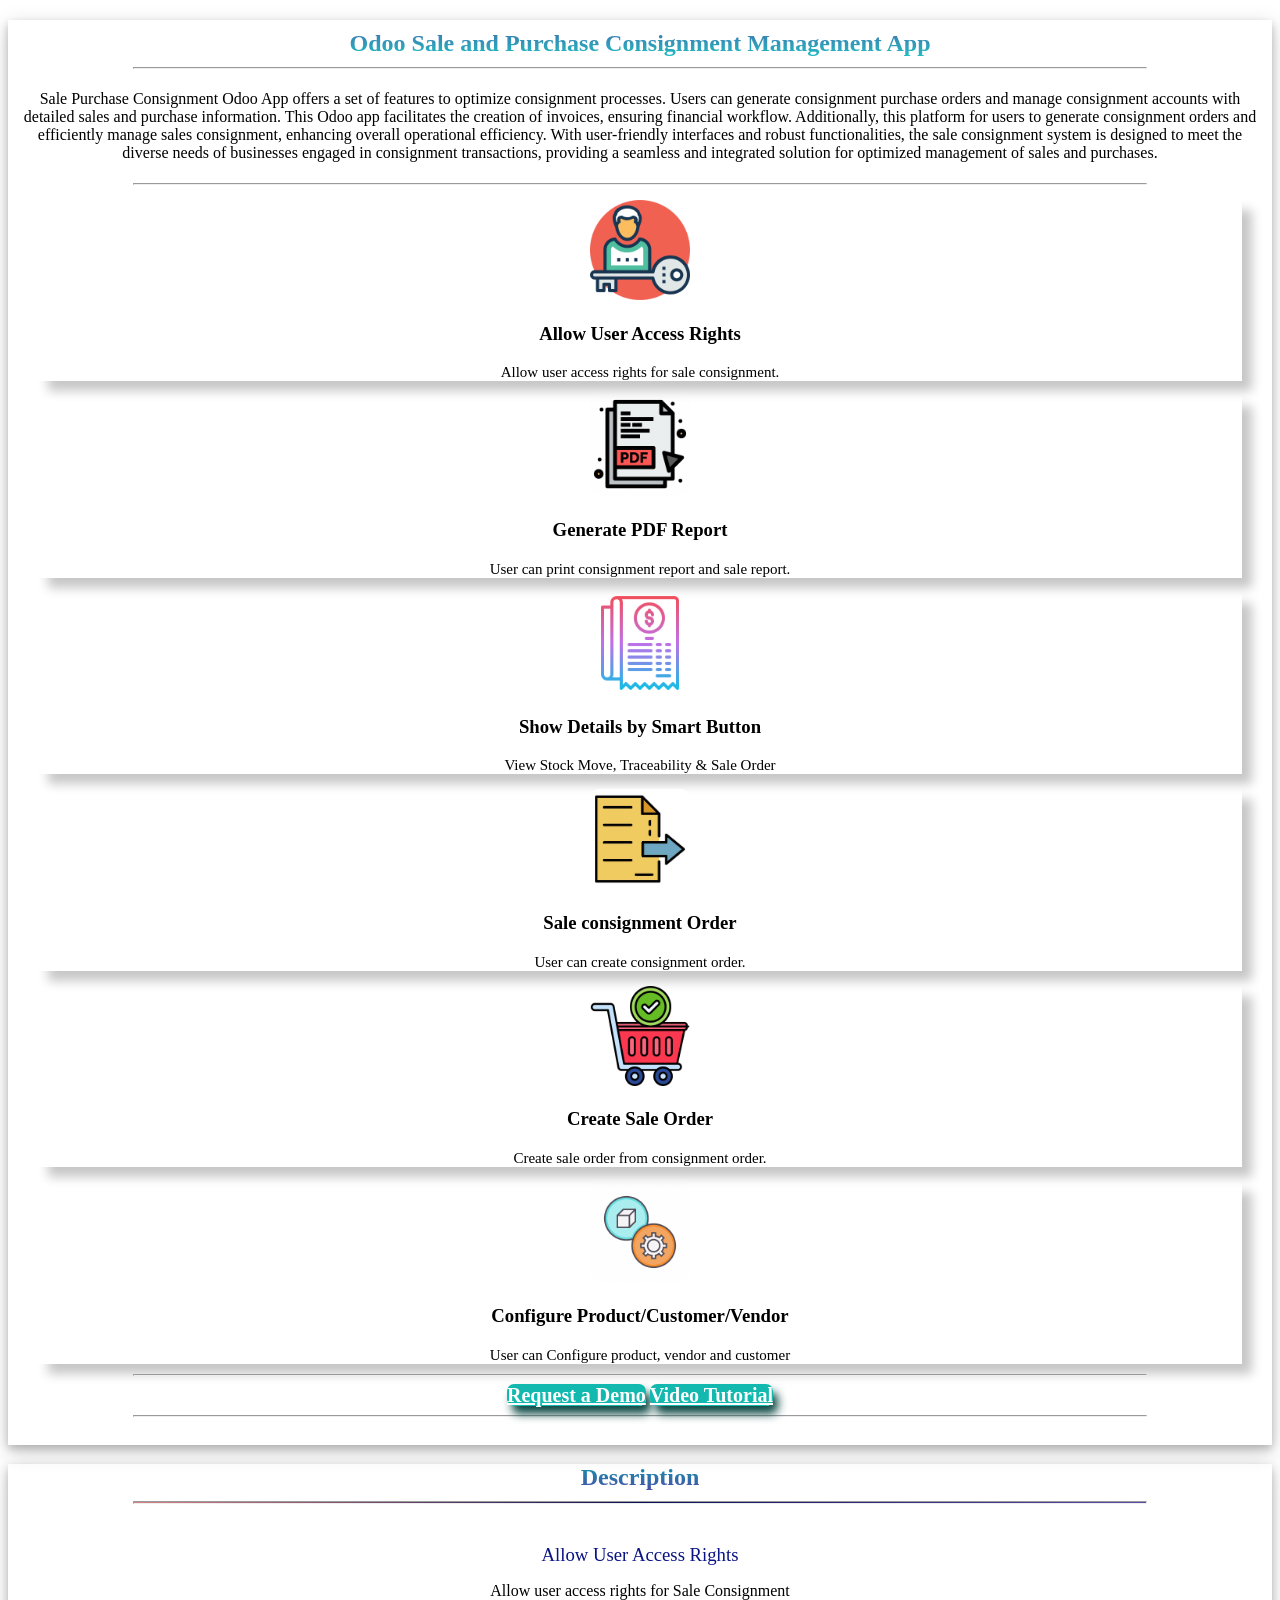
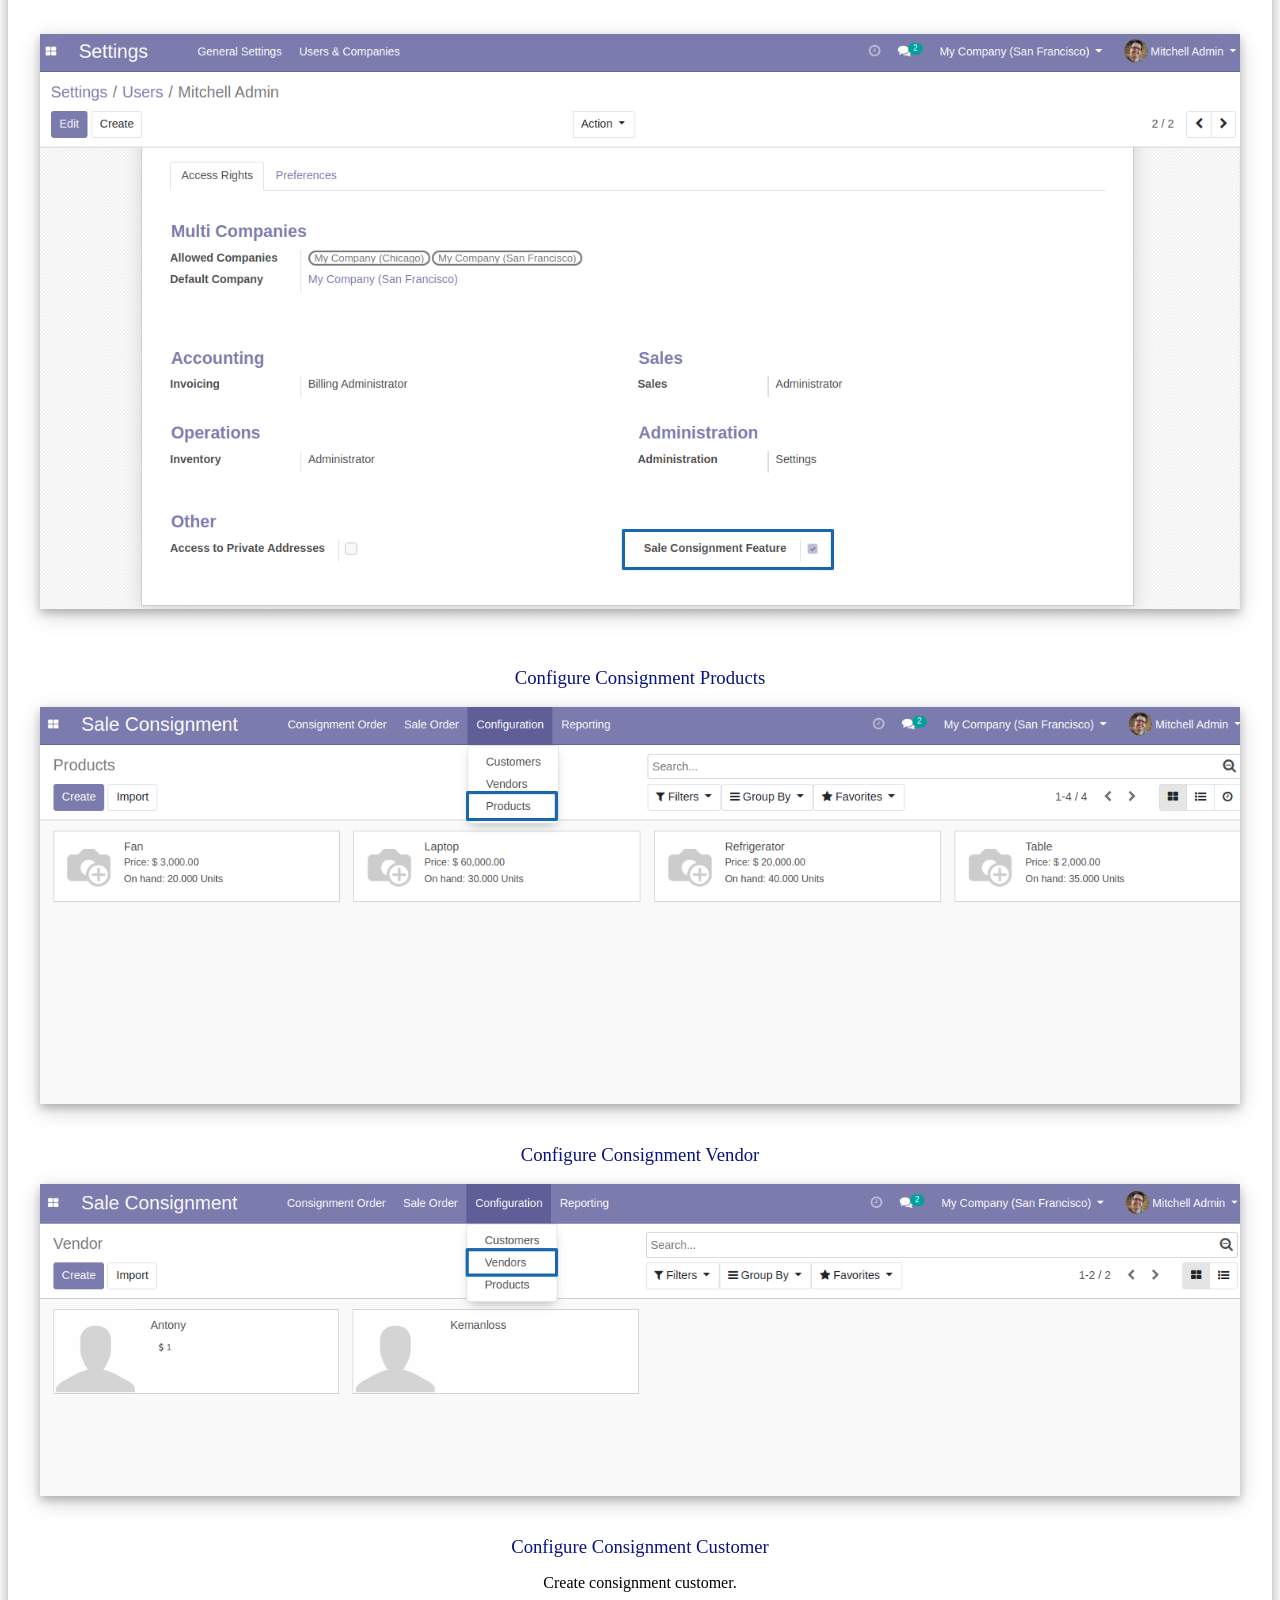
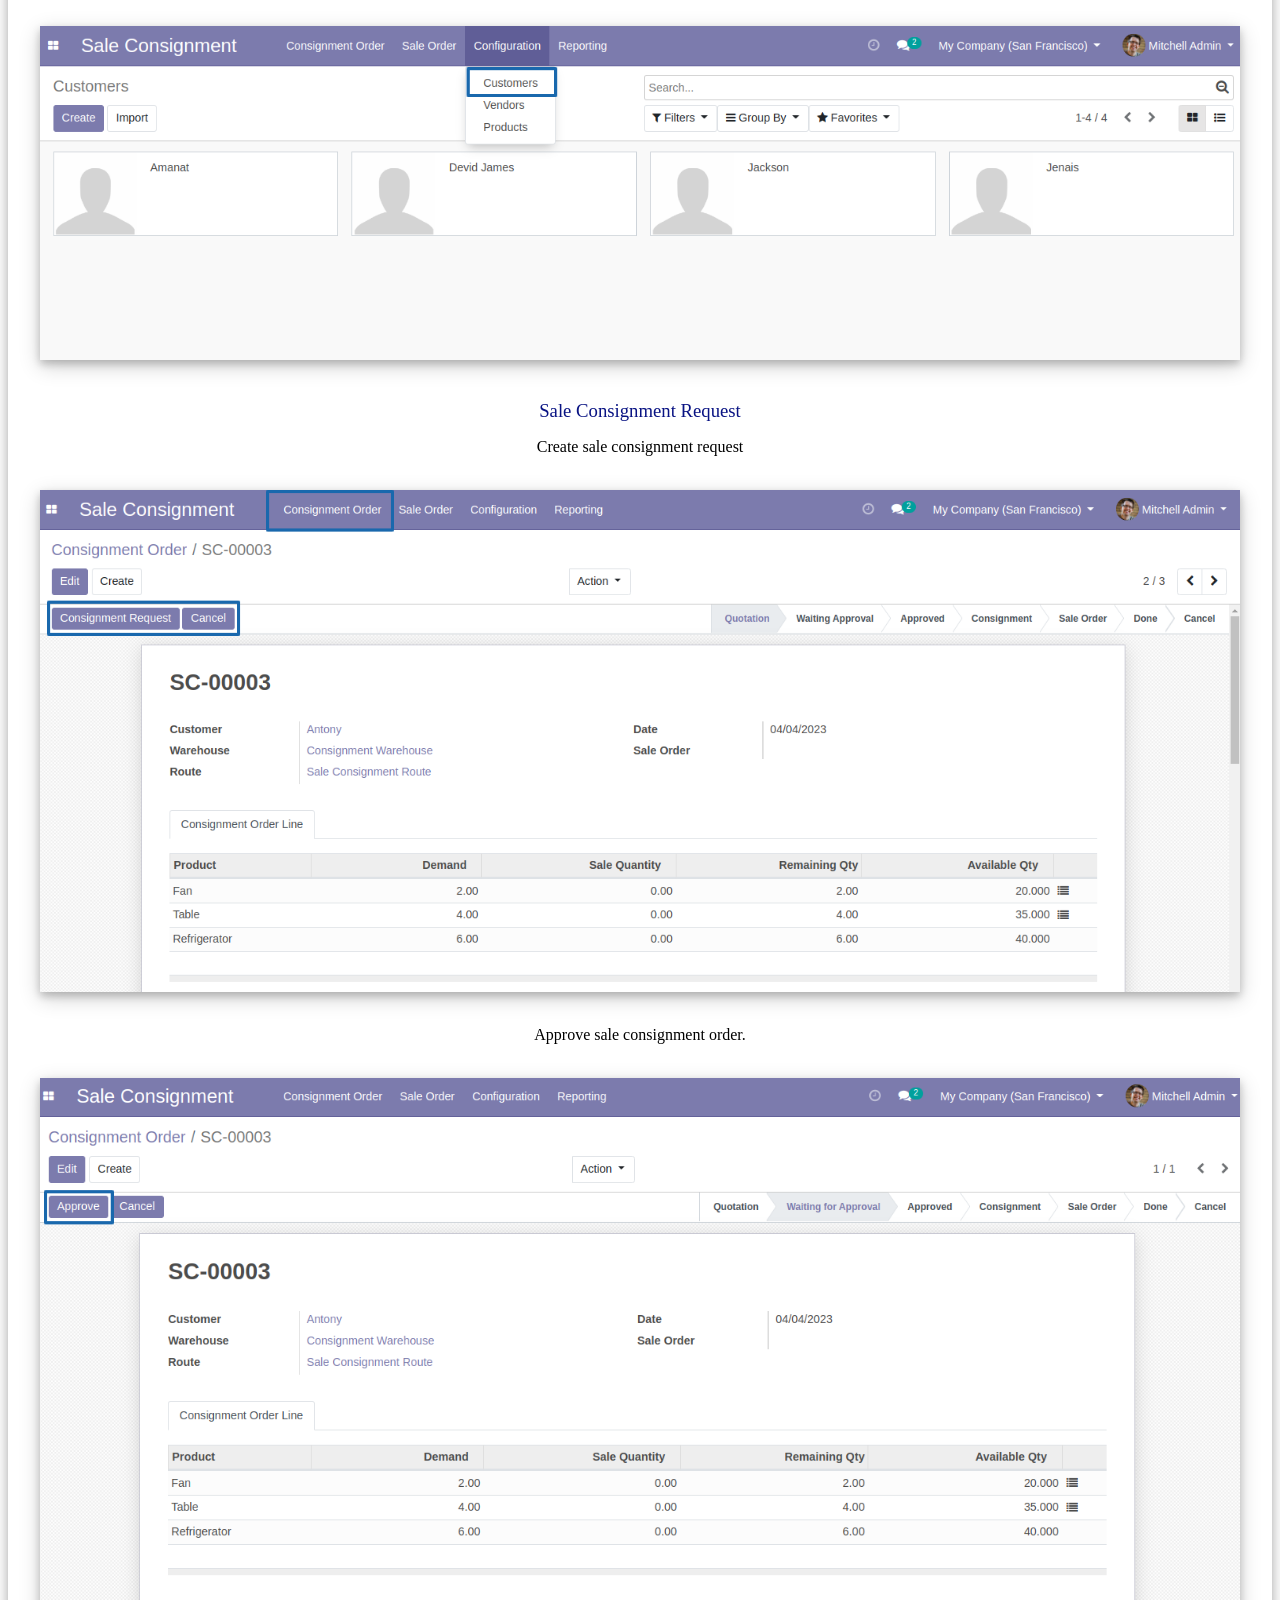
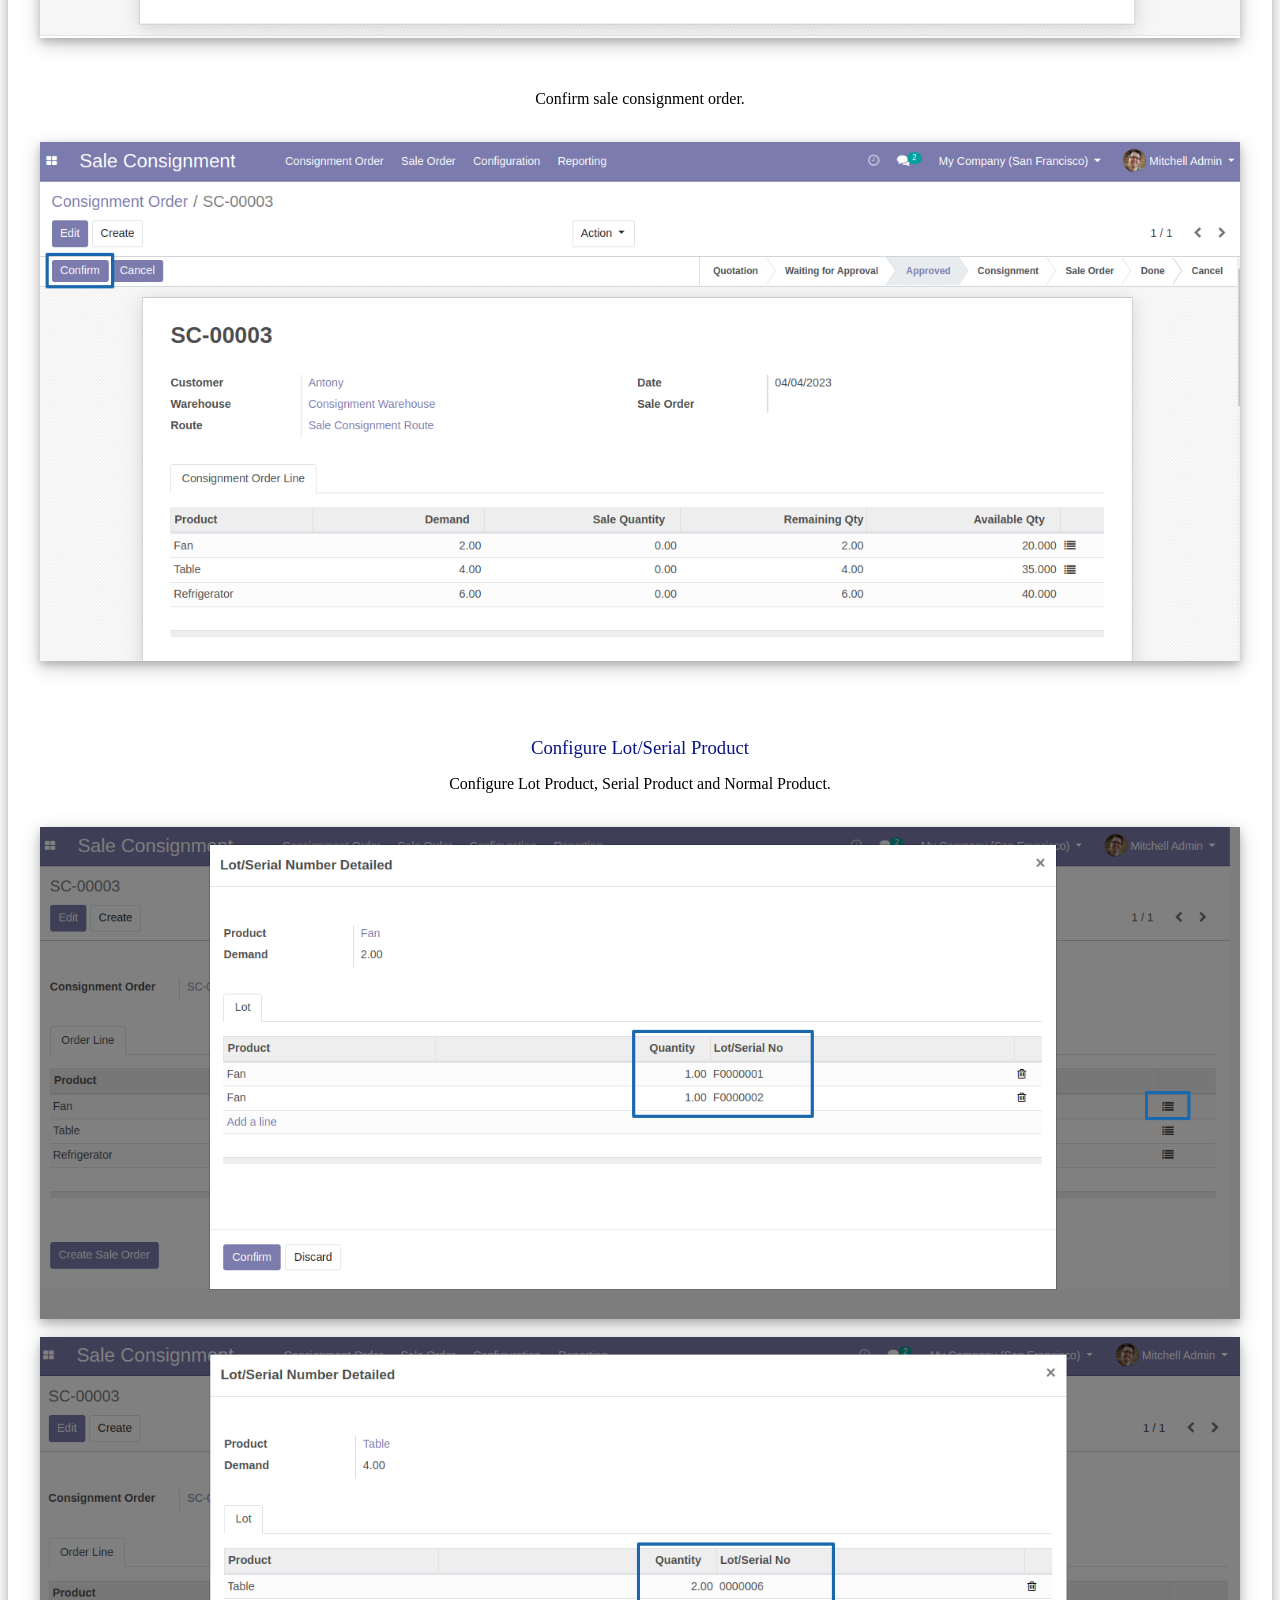
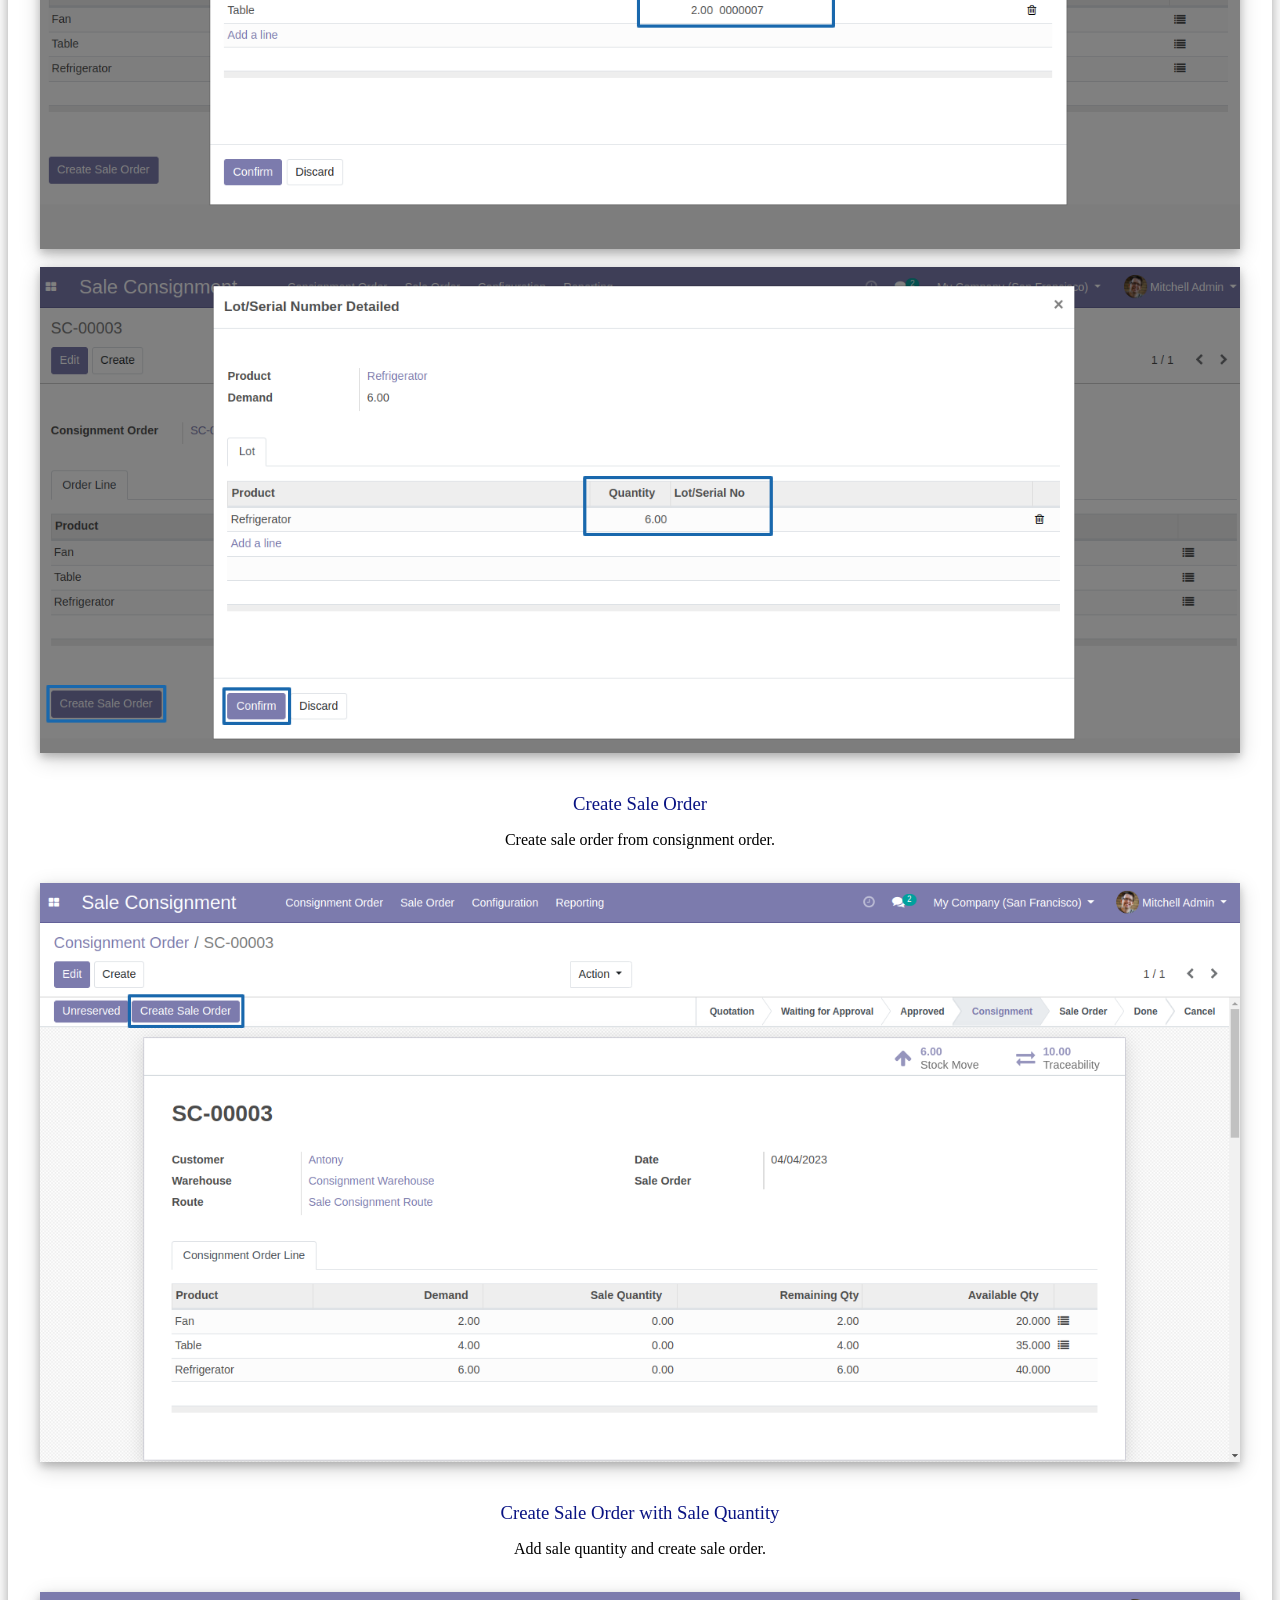
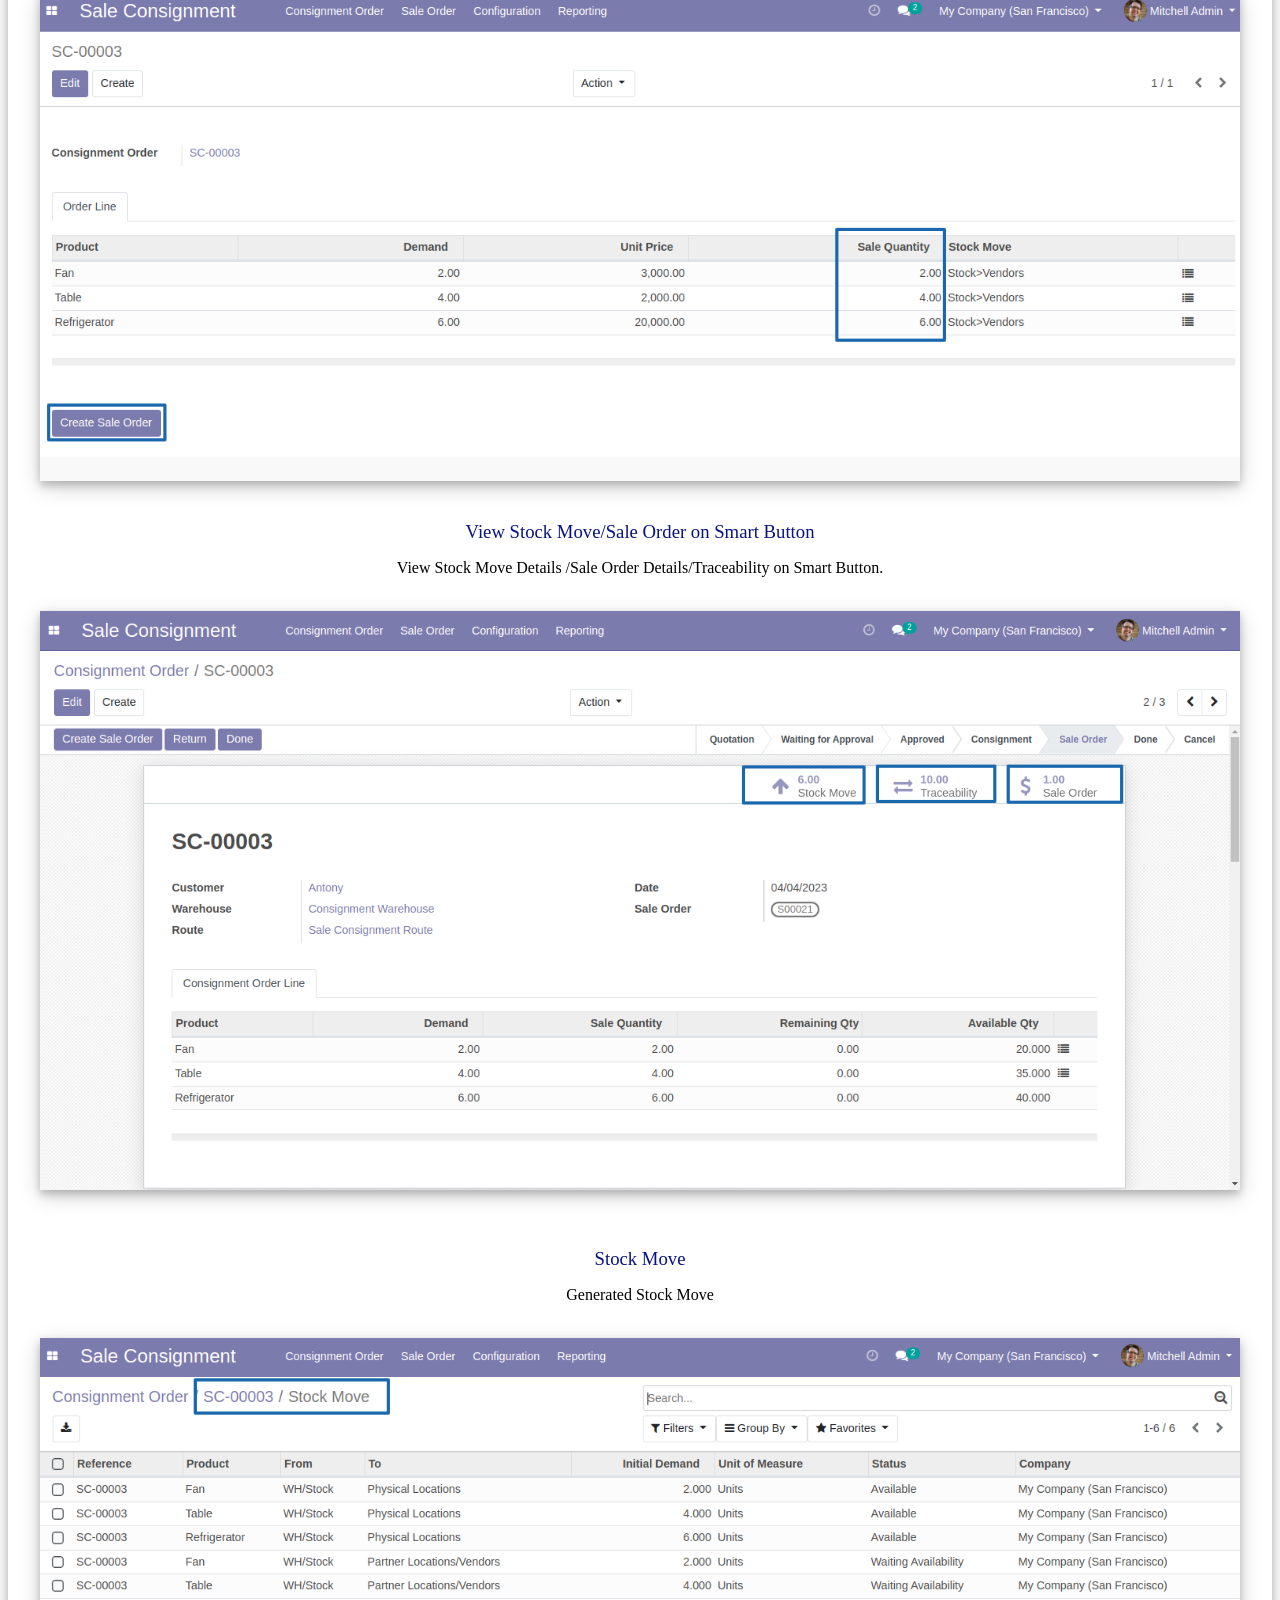
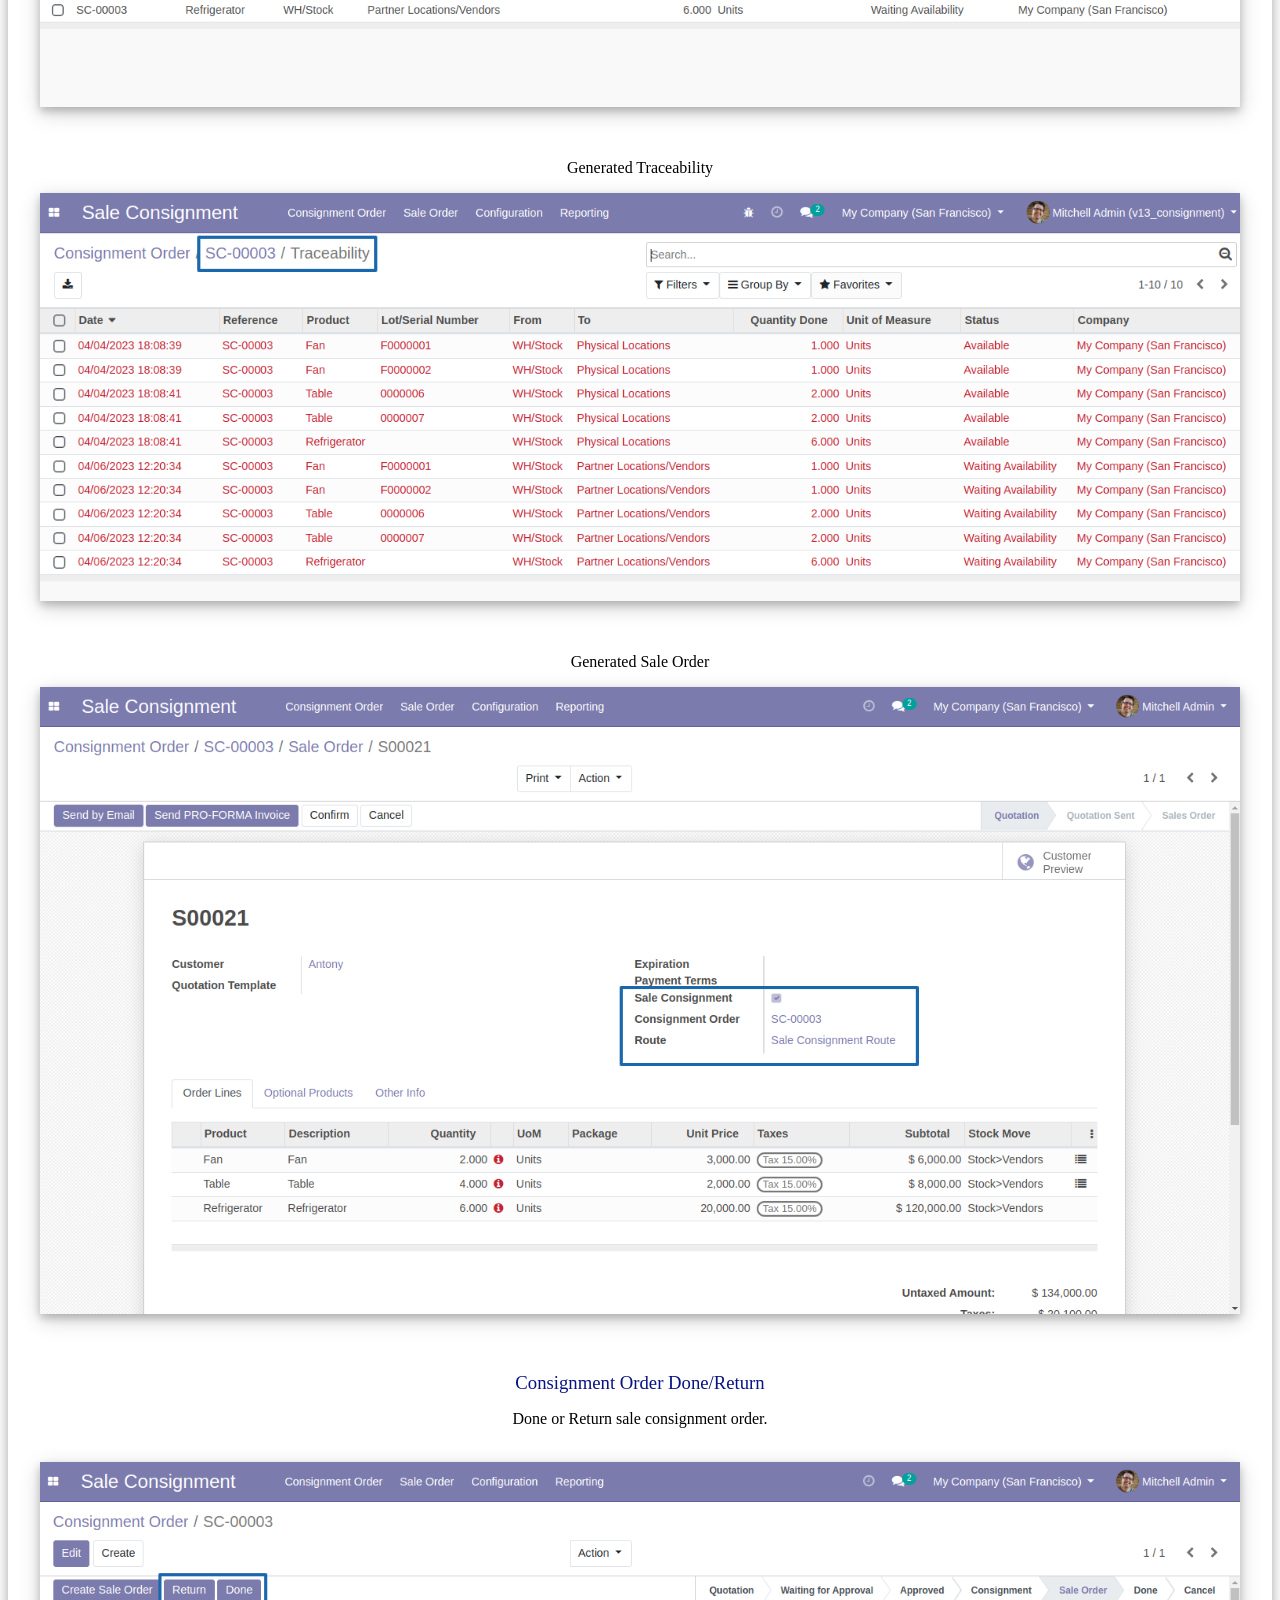
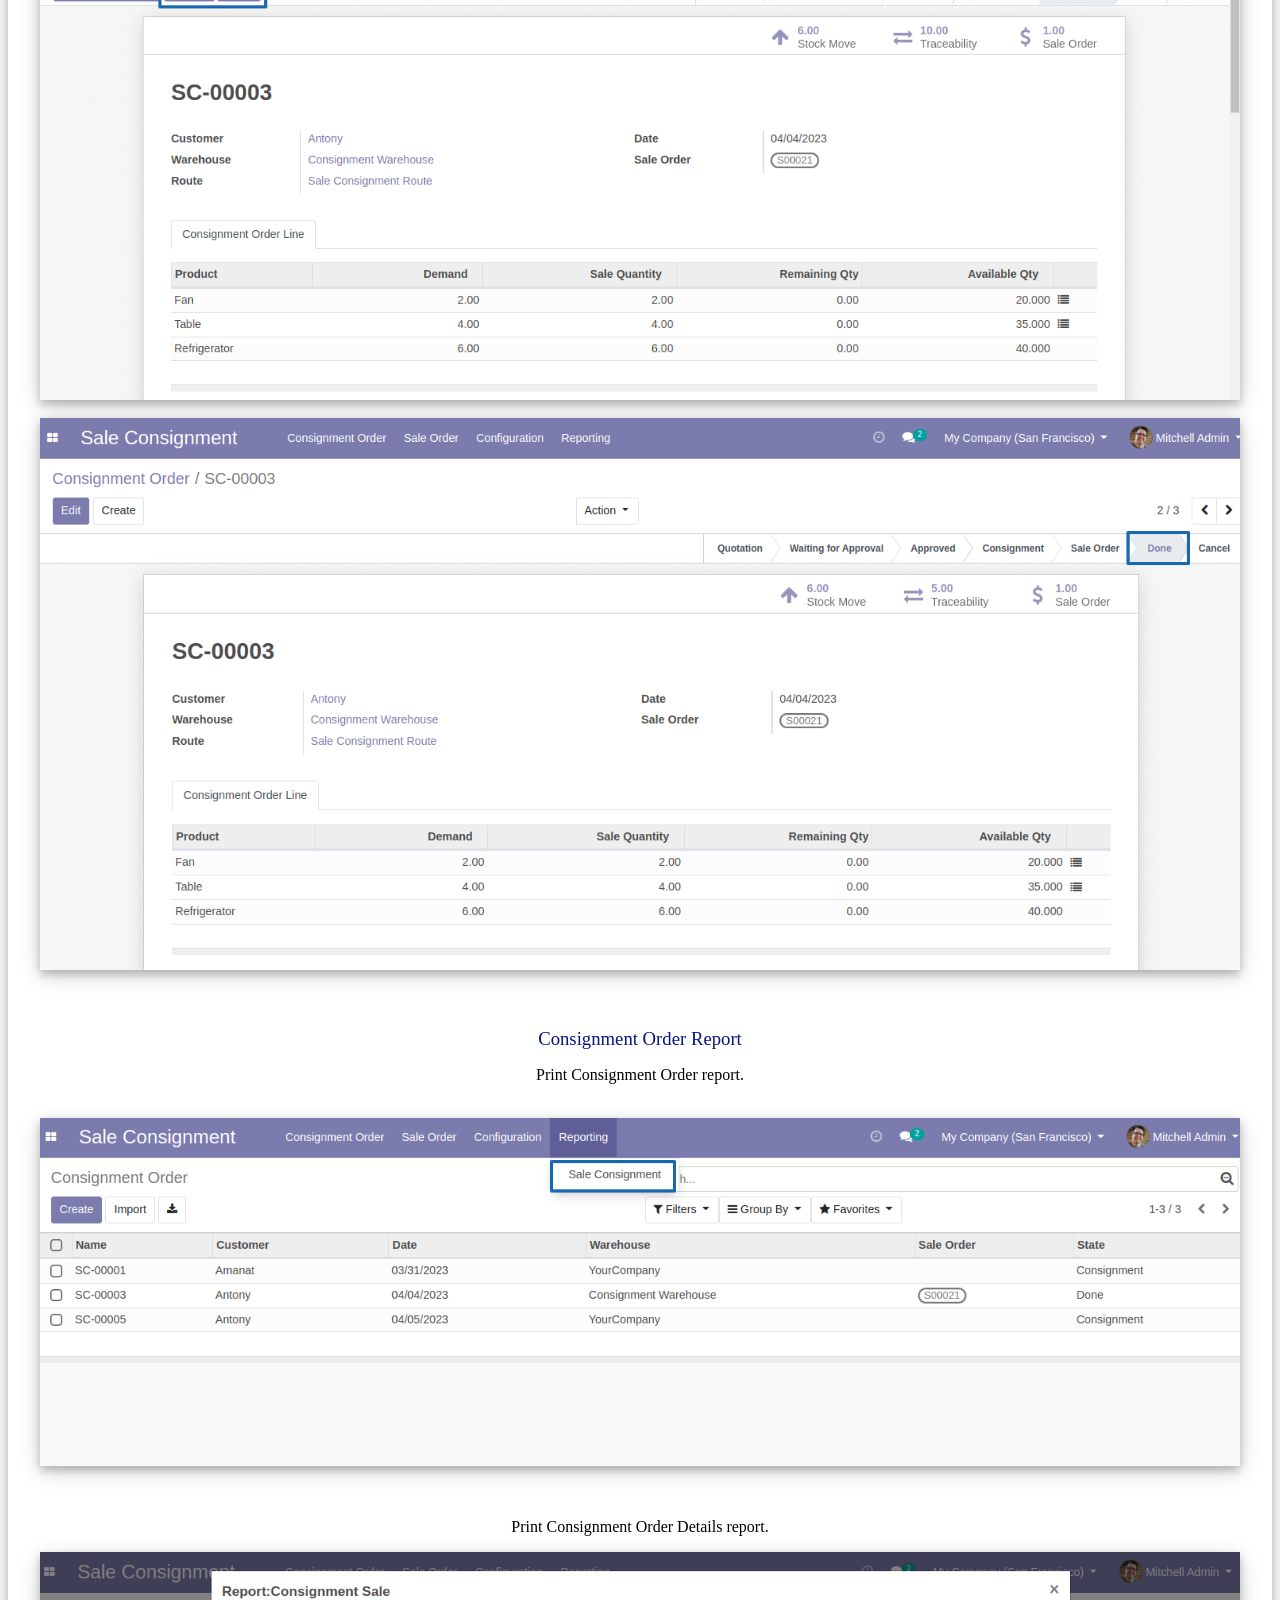
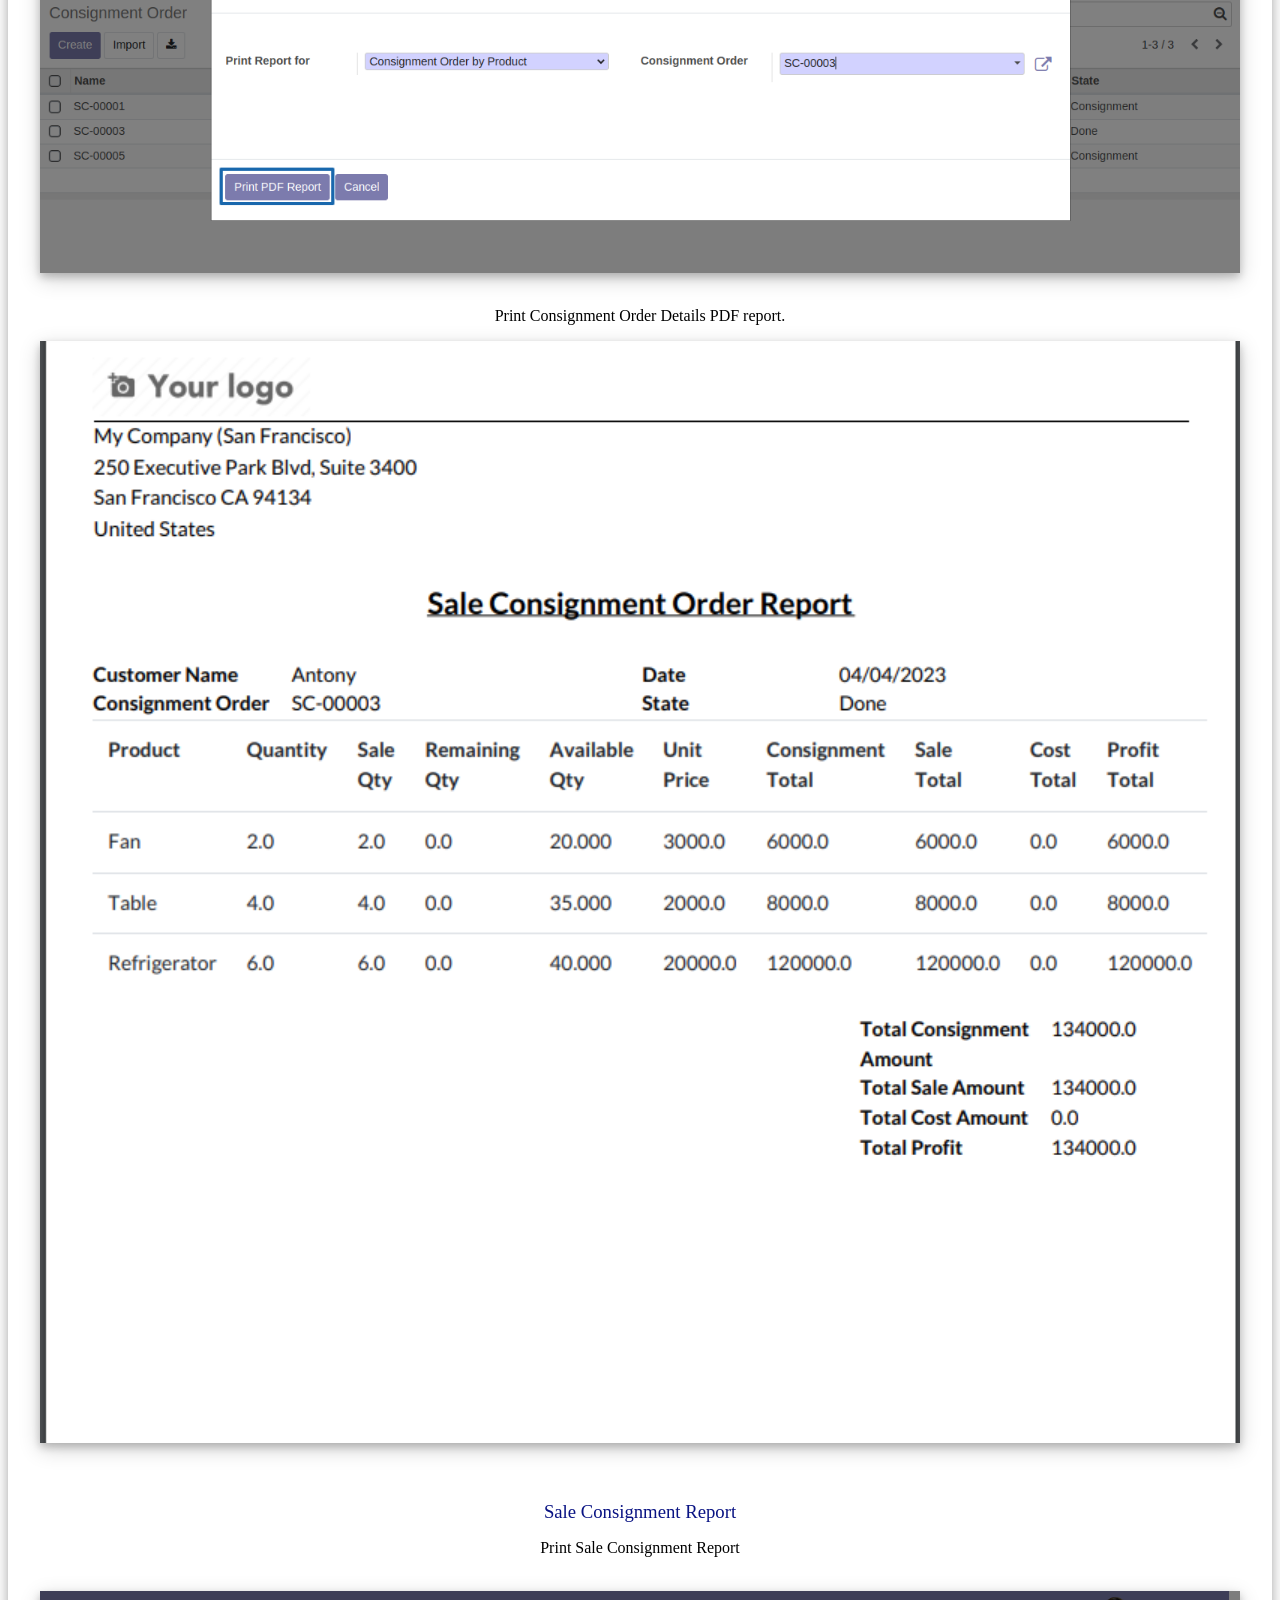
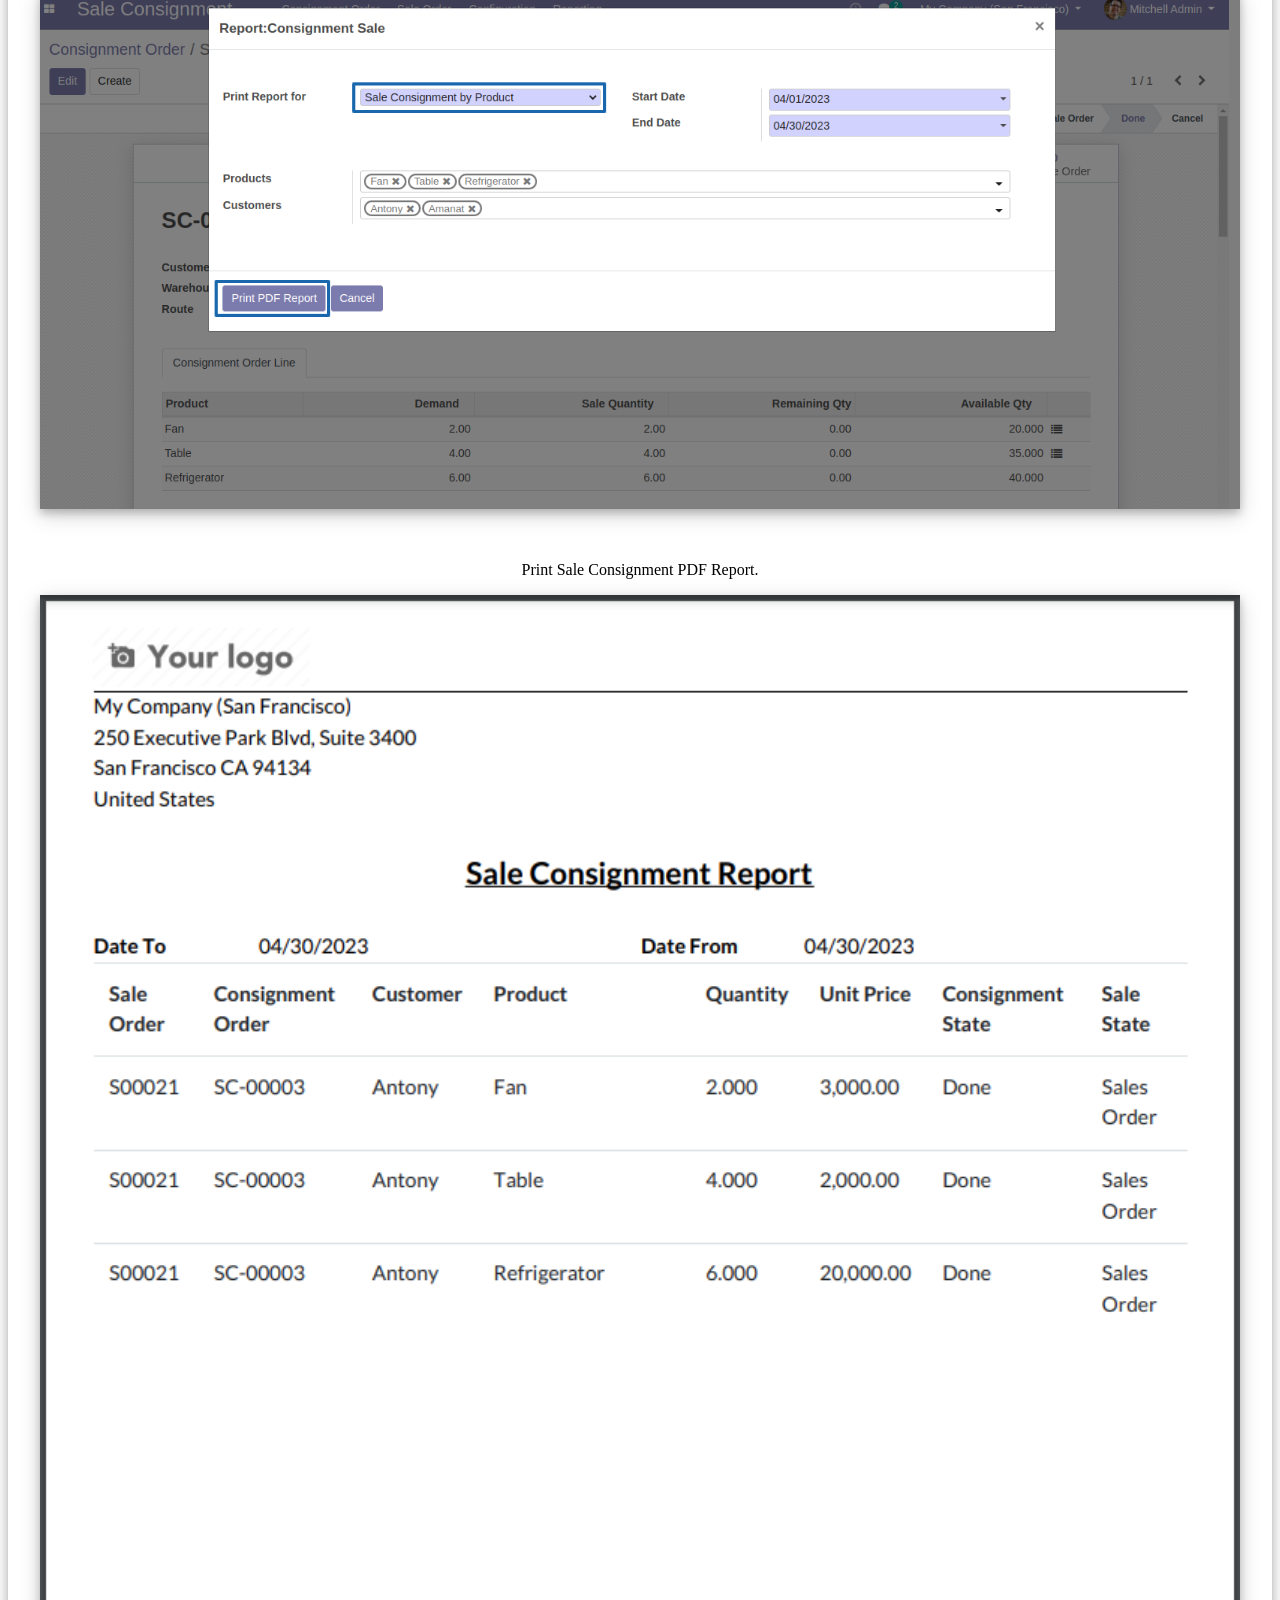
<file: static/description/index.html>
<!DOCTYPE html>
<html>
<head>
	<title>Odoo Sale and Purchase Consignment Management App</title>
	<style>

   </style>

</head>
<body>
	<div>
		<section class="oe_container lead title_box" style="box-shadow: 0 4px 8px 0 rgba(0, 0, 0, 0.2), 0 6px 20px 0 rgba(0, 0, 0, 0.19);text-align: center;">
			<div >
				<div >
					<h2 class="oe_slogan title" style="margin-bottom: 10px;padding-top: 10px;    background: -webkit-linear-gradient(#4c59a8, #21bec2);-webkit-background-clip: text;-webkit-text-fill-color: transparent;">
						<b>Odoo Sale and Purchase Consignment Management App</b>
					</h2>
					<hr style="width: 80%;background: -webkit-gradient(linear, 0 0, 100% 0, from(white), to(white), color-stop(50%, #1c2792));"></hr>
					<p class="oe_slogan" style="padding: 5px 10px;">Sale Purchase Consignment Odoo App offers a set of features to optimize consignment processes. Users can generate consignment purchase orders and manage consignment accounts with detailed sales and purchase information. This Odoo app facilitates the creation of invoices, ensuring financial workflow. Additionally, this platform for users to generate consignment orders and efficiently manage sales consignment, enhancing overall operational efficiency. With user-friendly interfaces and robust functionalities, the sale consignment system is designed to meet the diverse needs of businesses engaged in consignment transactions, providing a seamless and integrated solution for optimized management of sales and purchases.</p>
				</div>
			</div>

			<hr style="width: 80%;"></hr>
			<div>
				<div style="margin: 0px 20px;">
					<div  class="row">
						<div class="col-sm border feature-div" style="margin: 0px 10px;box-shadow: 10px 10px 10px #c7c7c7;" >
							<section style="max-height: 85%;margin: auto;display: contents;">
								<div style="margin-top: 15px;">
									<img class="img img-responsive" src="features/1.png" style="border-radius: 10%; max-width: 100px;max-height: 100px;    min-height: 100px;margin: auto;" />
								</div>
								<h3>
									<font style="vertical-align: inherit;">
										Allow User Access Rights
									</font>
								</h3>
								<p style="margin-bottom: 10px;">
									<font style="vertical-align: inherit;font-size: 15px;">Allow user access rights for sale consignment.</font>
								</p>
							</section>
						</div>

						<div class="col-sm border feature-div" style="margin: 0px 10px;box-shadow: 10px 10px 10px #c7c7c7;" >
							<section style="max-height: 85%;margin: auto;display: contents;">
								<div style="margin-top: 15px;">
									<img class="img img-responsive" src="features/3.png" style="border-radius: 10%; max-width: 100px;max-height: 100px;    min-height: 100px;margin: auto;" />
								</div>
								<h3>
									<font style="vertical-align: inherit;">
										Generate PDF Report
									</font>
								</h3>
								<p style="margin-bottom: 10px;">
									<font style="vertical-align: inherit;font-size: 15px;">User can print consignment report and sale report.</font>
								</p>
							</section>
						</div>

						<div class="col-sm border feature-div" style="margin: 0px 10px;box-shadow: 10px 10px 10px #c7c7c7;" >
							<section style="max-height: 85%;margin: auto;display: contents;">
								<div style="margin-top: 15px;">
									<img class="img img-responsive" src="features/smart.png" style="border-radius: 10%; max-width: 100px;max-height: 100px;    min-height: 100px;margin: auto;" />
								</div>
								<h3>
									<font style="vertical-align: inherit;">
										Show Details by Smart Button 
									</font>
								</h3>
								<p style="margin-bottom: 10px;">
									<font style="vertical-align: inherit;font-size: 15px;">View Stock Move, Traceability & Sale Order</font>
								</p>
							</section>
						</div>
					</div>
					<div  class="row">
						<div class="col-sm border feature-div" style="margin: 0px 10px;box-shadow: 10px 10px 10px #c7c7c7;" >
							<section style="max-height: 85%;margin: auto;display: contents;">
								<div style="margin-top: 15px;">
									<img class="img img-responsive" src="features/4.png" style="border-radius: 10%; max-width: 100px;max-height: 100px;    min-height: 100px;margin: auto;" />
								</div>
								<h3>
									<font style="vertical-align: inherit;">
										Sale consignment Order
									</font>
								</h3>
								<p style="margin-bottom: 10px;">
									<font style="vertical-align: inherit;font-size: 15px;">User can create consignment order.</font>
								</p>
							</section>
						</div>
						<div class="col-sm border feature-div" style="margin: 0px 10px;box-shadow: 10px 10px 10px #c7c7c7;" >
							<section style="max-height: 85%;margin: auto;display: contents;">
								<div style="margin-top: 15px;">
									<img class="img img-responsive" src="features/5.png" style="border-radius: 10%; max-width: 100px;max-height: 100px;    min-height: 100px;margin: auto;" />
								</div>
								<h3>
									<font style="vertical-align: inherit;">
										Create Sale Order
									</font>
								</h3>
								<p style="margin-bottom: 10px;">
									<font style="vertical-align: inherit;font-size: 15px;"> Create sale order from consignment order.</font>
								</p>
							</section>
						</div>
						<div class="col-sm border feature-div" style="margin: 0px 10px;box-shadow: 10px 10px 10px #c7c7c7;" >
							<section style="max-height: 85%;margin: auto;display: contents;">
								<div style="margin-top: 15px;">
									<img class="img img-responsive" src="features/6.png" style="border-radius: 10%; max-width: 100px;max-height: 100px;    min-height: 100px;margin: auto;" />
								</div>
								<h3>
									<font style="vertical-align: inherit;">
										Configure Product/Customer/Vendor
									</font>
								</h3>
								<p style="margin-bottom: 10px;">
									<font style="vertical-align: inherit;font-size: 15px;">User can Configure product, vendor and customer
									</font>
								</p>
							</section>
						</div>
					</div>
				</div>
			</div>

			<hr style="width: 80%;"></hr>
			<div >
				<div class="oe_slogan oe_spaced text-center">
					<a class="btn mt8 ml8 button" style="background-color: #13b9af;color: #FFFFFF !important;font-size: 20px;font-weight: bold;border-radius: 7px;min-height: 45px;box-shadow: 5px 8px 10px #0d4a45;    min-width: 300px;margin: 10px 0px;"href="mailto:edgetechnologies.odoo@gmail.com?subject=Demo%20Request%20for%20Sale%20Consignment%20App" target="_top"> Request a Demo</a>
					<a class="btn mt8 ml8 button" style="background-color: #13b9af;color: #FFFFFF !important;font-size: 20px;font-weight: bold;border-radius: 7px;min-height: 45px;box-shadow: 5px 8px 10px #0d4a45;min-width: 300px;margin: 10px 0px;" href="https://youtu.be/KdYBp1OwSag" target="_blank"> Video Tutorial</a>
				</div>
			</div>

			<hr style="width: 80%;"></hr>
			<div style="min-height: 20px;"></div>
		</section>

		<section class="oe_container lead title_box" style="box-shadow: 0 4px 8px 0 rgba(0, 0, 0, 0.2), 0 6px 20px 0 rgba(0, 0, 0, 0.19);text-align: center;">
			<div  style="margin-bottom: 40px;">
				<div >
					<h2 class="oe_slogan title" style="margin-bottom: 10px;    background: -webkit-linear-gradient(#0e99ac, #4c4ca8);-webkit-background-clip: text;-webkit-text-fill-color: transparent;">
						<b> Description</b>
					</h2>
					<hr style="width: 80%;height: 1px;background: -webkit-gradient(linear, 0 0, 100% 0, from(#d58383), to(#5d4da6), color-stop(50%, #0b1255));"></hr>
				</div>
			</div>

			<div >
				<div  style="margin-bottom: 40px;">
					<h3 class="oe_slogan" style="color: #091383;font-weight: initial ;margin: auto;">Allow User Access Rights 
					</h3>
					<p>Allow user access rights for Sale Consignment</p>
					<br/>
					<img class="img-responsive" style="display: block;width: 95%;margin: auto;box-shadow: 0 4px 8px 0 rgba(0, 0, 0, 0.2), 0 6px 20px 0 rgba(0, 0, 0, 0.19);" src="access.png"/><br/>
				</div>
			</div>

			<div >
				<div  style="margin-bottom: 40px;">
					<h3 class="oe_slogan" style="color: #091383;font-weight: initial ;margin: auto;">Configure Consignment Products</h3>
					<br/>
					<img class="img-responsive" style="display: block;width: 95%;margin: auto;box-shadow: 0 4px 8px 0 rgba(0, 0, 0, 0.2), 0 6px 20px 0 rgba(0, 0, 0, 0.19);" src="product1.png"/>
				</div>
			</div>

			<div >
				<div  style="margin-bottom: 40px;">
					<h3 class="oe_slogan" style="color: #091383;font-weight: initial ;margin: auto;">Configure Consignment Vendor </h3>
					<br/>
					<img class="img-responsive" style="display: block;width: 95%;margin: auto;box-shadow: 0 4px 8px 0 rgba(0, 0, 0, 0.2), 0 6px 20px 0 rgba(0, 0, 0, 0.19);" src="vendor.png"/>
				</div>
			</div>

			<div >
				<div  style="margin-bottom: 40px;">
					<h3 class="oe_slogan" style="color: #091383;font-weight: initial ;margin: auto;">Configure Consignment Customer
					</h3>
					<p>Create consignment customer.</p>
					<br/>
					<img class="img-responsive" style="display: block;width: 95%;margin: auto;box-shadow: 0 4px 8px 0 rgba(0, 0, 0, 0.2), 0 6px 20px 0 rgba(0, 0, 0, 0.19);" src="customer.png"/>
				</div>
			</div>

			<div >
				<div  style="margin-bottom: 40px;">
					<h3 class="oe_slogan" style="color: #091383;font-weight: initial ;margin: auto;">Sale Consignment Request
					</h3>
					<p>Create sale consignment request</p>
					<br/>
					<img class="img-responsive" style="display: block;width: 95%;margin: auto;box-shadow: 0 4px 8px 0 rgba(0, 0, 0, 0.2), 0 6px 20px 0 rgba(0, 0, 0, 0.19);" src="request.png"/><br/>
					<p>Approve sale consignment order.</p>
					<br/>
					<img class="img-responsive" style="display: block;width: 95%;margin: auto;box-shadow: 0 4px 8px 0 rgba(0, 0, 0, 0.2), 0 6px 20px 0 rgba(0, 0, 0, 0.19);" src="approve.png"/><br/><br/>
					<p>Confirm sale consignment order.</p>
					<br/>
					<img class="img-responsive" style="display: block;width: 95%;margin: auto;box-shadow: 0 4px 8px 0 rgba(0, 0, 0, 0.2), 0 6px 20px 0 rgba(0, 0, 0, 0.19);" src="confirm.png"/><br/><br/>
				</div>
			</div>

			<div >
				<div  style="margin-bottom: 40px;">
					<h3 class="oe_slogan" style="color: #091383;font-weight: initial ;margin: auto;">Configure Lot/Serial Product
					</h3>
					<p>Configure Lot Product, Serial Product and Normal Product.</p>
					<br/>
					<img class="img-responsive" style="display: block;width: 95%;margin: auto;box-shadow: 0 4px 8px 0 rgba(0, 0, 0, 0.2), 0 6px 20px 0 rgba(0, 0, 0, 0.19);" src="serial_product.png"/>
					<br/>
					<img class="img-responsive" style="display: block;width: 95%;margin: auto;box-shadow: 0 4px 8px 0 rgba(0, 0, 0, 0.2), 0 6px 20px 0 rgba(0, 0, 0, 0.19);" src="lot_product.png"/>
					<br/>
					<img class="img-responsive" style="display: block;width: 95%;margin: auto;box-shadow: 0 4px 8px 0 rgba(0, 0, 0, 0.2), 0 6px 20px 0 rgba(0, 0, 0, 0.19);" src="normal_product.png"/>
				</div>
			</div>


			<div >
				<div  style="margin-bottom: 40px;">
					<h3 class="oe_slogan" style="color: #091383;font-weight: initial ;margin: auto;">Create Sale Order
					</h3>
					<p>Create sale order from consignment order.</p>
					<br/>
					<img class="img-responsive" style="display: block;width: 95%;margin: auto;box-shadow: 0 4px 8px 0 rgba(0, 0, 0, 0.2), 0 6px 20px 0 rgba(0, 0, 0, 0.19);" src="create_so.png"/>
				</div>
			</div>

			<div >
				<div  style="margin-bottom: 40px;">
					<h3 class="oe_slogan" style="color: #091383;font-weight: initial ;margin: auto;">Create Sale Order with Sale Quantity
					</h3>
					<p>Add sale quantity and create sale order.</p>
					<br/>
					<img class="img-responsive" style="display: block;width: 95%;margin: auto;box-shadow: 0 4px 8px 0 rgba(0, 0, 0, 0.2), 0 6px 20px 0 rgba(0, 0, 0, 0.19);" src="create_sale2.png"/>
				</div>
			</div>

			<div >
				<div  style="margin-bottom: 40px;">
					<h3 class="oe_slogan" style="color: #091383;font-weight: initial ;margin: auto;">View Stock Move/Sale Order on Smart Button
					</h3>
					<p>View Stock Move Details /Sale Order Details/Traceability on Smart Button.</p>
					<br/>
					<img class="img-responsive" style="display: block;width: 95%;margin: auto;box-shadow: 0 4px 8px 0 rgba(0, 0, 0, 0.2), 0 6px 20px 0 rgba(0, 0, 0, 0.19);" src="smart_buttons.png"/><br/>
				</div>
			</div>

			<div >
				<div  style="margin-bottom: 40px;">
					<h3 class="oe_slogan" style="color: #091383;font-weight: initial ;margin: auto;">Stock Move
					</h3>
					<p>Generated Stock Move</p>
					<br/>
					<img class="img-responsive" style="display: block;width: 95%;margin: auto;box-shadow: 0 4px 8px 0 rgba(0, 0, 0, 0.2), 0 6px 20px 0 rgba(0, 0, 0, 0.19);" src="move.png"/><br/><br/>
					<p>Generated Traceability</p>
					<img class="img-responsive" style="display: block;width: 95%;margin: auto;box-shadow: 0 4px 8px 0 rgba(0, 0, 0, 0.2), 0 6px 20px 0 rgba(0, 0, 0, 0.19);" src="traceability.png"/><br/><br/>
					<p>Generated Sale Order</p>
					<img class="img-responsive" style="display: block;width: 95%;margin: auto;box-shadow: 0 4px 8px 0 rgba(0, 0, 0, 0.2), 0 6px 20px 0 rgba(0, 0, 0, 0.19);" src="so1.png"/><br/>
				</div>
			</div>

			<div >
				<div  style="margin-bottom: 40px;">
					<h3 class="oe_slogan" style="color: #091383;font-weight: initial ;margin: auto;">Consignment Order Done/Return
					</h3>
					<p>Done or Return sale consignment order.</p>
					<br/>
					<img class="img-responsive" style="display: block;width: 95%;margin: auto;box-shadow: 0 4px 8px 0 rgba(0, 0, 0, 0.2), 0 6px 20px 0 rgba(0, 0, 0, 0.19);" src="done_return.png"/><br/>
					<img class="img-responsive" style="display: block;width: 95%;margin: auto;box-shadow: 0 4px 8px 0 rgba(0, 0, 0, 0.2), 0 6px 20px 0 rgba(0, 0, 0, 0.19);" src="done2.png"/><br/>
				</div>
			</div>

			<div >
				<div  style="margin-bottom: 40px;">
					<h3 class="oe_slogan" style="color: #091383;font-weight: initial ;margin: auto;">Consignment Order Report
					</h3>
					<p>Print Consignment Order report.</p>
					<br/>
					<img class="img-responsive" style="display: block;width: 95%;margin: auto;box-shadow: 0 4px 8px 0 rgba(0, 0, 0, 0.2), 0 6px 20px 0 rgba(0, 0, 0, 0.19);" src="report.png"/><br/><br/>
					<p>Print Consignment Order Details report.</p>
					<img class="img-responsive" style="display: block;width: 95%;margin: auto;box-shadow: 0 4px 8px 0 rgba(0, 0, 0, 0.2), 0 6px 20px 0 rgba(0, 0, 0, 0.19);" src="consignment_order1.png"/><br/>
					<p>Print Consignment Order Details PDF report.</p>
					<img class="img-responsive" style="display: block;width: 95%;margin: auto;box-shadow: 0 4px 8px 0 rgba(0, 0, 0, 0.2), 0 6px 20px 0 rgba(0, 0, 0, 0.19);" src="consignment_order2.png"/><br/>
				</div>
			</div>

			<div >
				<div  style="margin-bottom: 40px;">
					<h3 class="oe_slogan" style="color: #091383;font-weight: initial ;margin: auto;">Sale Consignment Report
					</h3>
					<p>Print Sale Consignment Report</p>
					<br/>
					<img class="img-responsive" style="display: block;width: 95%;margin: auto;box-shadow: 0 4px 8px 0 rgba(0, 0, 0, 0.2), 0 6px 20px 0 rgba(0, 0, 0, 0.19);" src="sale_consignment_report1.png"/><br/><br/>
					<p>Print Sale Consignment PDF Report.</p>
					<img class="img-responsive" style="display: block;width: 95%;margin: auto;box-shadow: 0 4px 8px 0 rgba(0, 0, 0, 0.2), 0 6px 20px 0 rgba(0, 0, 0, 0.19);" src="sale_consignment_report2.png"/><br/>
				</div>
			</div>

			<hr style="width: 80%;"></hr>
			<div style="min-height: 20px;"></div>
		</section>
		
		<section class="oe_container lead title_box" style="box-shadow: 0 4px 8px 0 rgba(0, 0, 0, 0.2), 0 6px 20px 0 rgba(0, 0, 0, 0.19);text-align: center;">
			<div>
				<div>
					<h2 class="oe_slogan title" style="margin-bottom: 10px;    background: -webkit-linear-gradient(#0e99ac, #4c4ca8);-webkit-background-clip: text;-webkit-text-fill-color: transparent;">
						<b> Our Services</b>
					</h2>
					<hr style="width: 80%;height: 1px;background: -webkit-gradient(linear, 0 0, 100% 0, from(#d58383), to(#5d4da6), color-stop(50%, #0b1255));"></hr>
				</div>
			</div>
			<div class="row">
				<a style="display: inline-grid;margin: 10px;"  class="col-sm">
					<img class="img img-responsive" style="max-height: 100px;max-width: 100px;   margin: auto;" src="services/customization.png"/>
					<span>Customization</span>
				</a>
				<a style="display: inline-grid; margin: 10px;" class="col-sm">
					<img class="img img-responsive" style="max-height: 100px;max-width: 100px;margin: auto;" src="services/integration.png"/>
					<span>Integration</span>
				</a>
				<a style="display: inline-grid;margin: 10px;" class="col-sm">
					<img class="img img-responsive" style="max-height: 100px;max-width: 100px;margin: auto;" src="services/installation.png"/>
					<span>Installation</span>
				</a>
			</div>
			<div class="row">
				<a style="display: inline-grid;margin: 10px;" class="col-sm">
					<img class="img img-responsive" style="max-height: 100px;max-width: 100px;margin: auto;" src="services/create.gif"/>
					<span>Create & Update</span>
				</a>
				<a style="display: inline-grid;margin: 10px;" class="col-sm">
					<img class="img img-responsive" style="max-height: 100px;max-width: 100px;margin: auto;" src="services/migration.png"/>
					<span>Migration</span>
				</a>
				<a style="display: inline-grid;margin: 10px;" class="col-sm">
					<img class="img img-responsive" style="max-height: 100px;max-width: 100px;margin: auto;" src="services/support.png"/>
					<span>Support</span>
				</a>
			</div>
			<div >
				<div >
					<h2 class="oe_slogan title" style="margin-bottom: 10px;    background: -webkit-linear-gradient(#0e99ac, #4c4ca8);-webkit-background-clip: text;-webkit-text-fill-color: transparent;">
						<b> Get In Touch</b>
					</h2>
					<hr style="width: 80%;height: 1px;background: -webkit-gradient(linear, 0 0, 100% 0, from(#d58383), to(#5d4da6), color-stop(50%, #0b1255));"></hr>
					<p class="oe_slogan" style="margin-bottom: 0px;margin-top: 15px;"> You will get 60 Days free support in case any bugs or issue. </p>
					<div >
						<p class="oe_slogan" style="margin: 0px;margin-right: 5px;"> For any query or support contact us without hesitation
						on</p><a  href="mailto:edgetechnologies.odoo@gmail.com?subject=Support%20Request%20for%20Consignment%20Management%20System%20App" target="_top"> edgetechnologies.odoo@gmail.com</a>
					</div>
				</div>
				<div>
					<a  href="mailto:edgetechnologies.odoo@gmail.com?subject=Support%20Request%20for%20Consignment%20Management%20System%20App" target="_top"> <i class='fa fa-envelope' style="min-width: 50px;background: #12b9af;padding: 10px;font-size: 30px;color: #ffffff;border-radius: 10px;min-height: 50px;box-shadow: 5px 8px 10px #0d4a45;"></i></a>
					<a  href="#" target="_blank"> <i class='fa fa-facebook' style="min-width: 50px;background: #12b9af;padding: 10px;font-size: 30px;color: #ffffff;border-radius: 10px;min-height: 50px;box-shadow: 5px 8px 10px #0d4a45;"></i></a>
					<a  href="#" target="_blank"> <i class='fa fa-linkedin' style="min-width: 50px;background: #12b9af;padding: 10px;font-size: 30px;color: #ffffff;border-radius: 10px;min-height: 50px;box-shadow: 5px 8px 10px #0d4a45;"></i></a>
					<a  href="https://www.youtube.com/channel/UCrljky1245I7MhRNq_Tp46g" target="_blank"> <i class='fa fa-youtube' style="min-width: 50px;background: #12b9af;padding: 10px;font-size: 30px;color: #ffffff;border-radius: 10px;min-height: 50px;box-shadow: 5px 8px 10px #0d4a45;"></i></a>
				</div>
			</div>

			<hr style="width: 80%;"></hr>

			<div style="min-height: 20px;"></div>
		</section>

	</div>
</body>
</html>
</file>
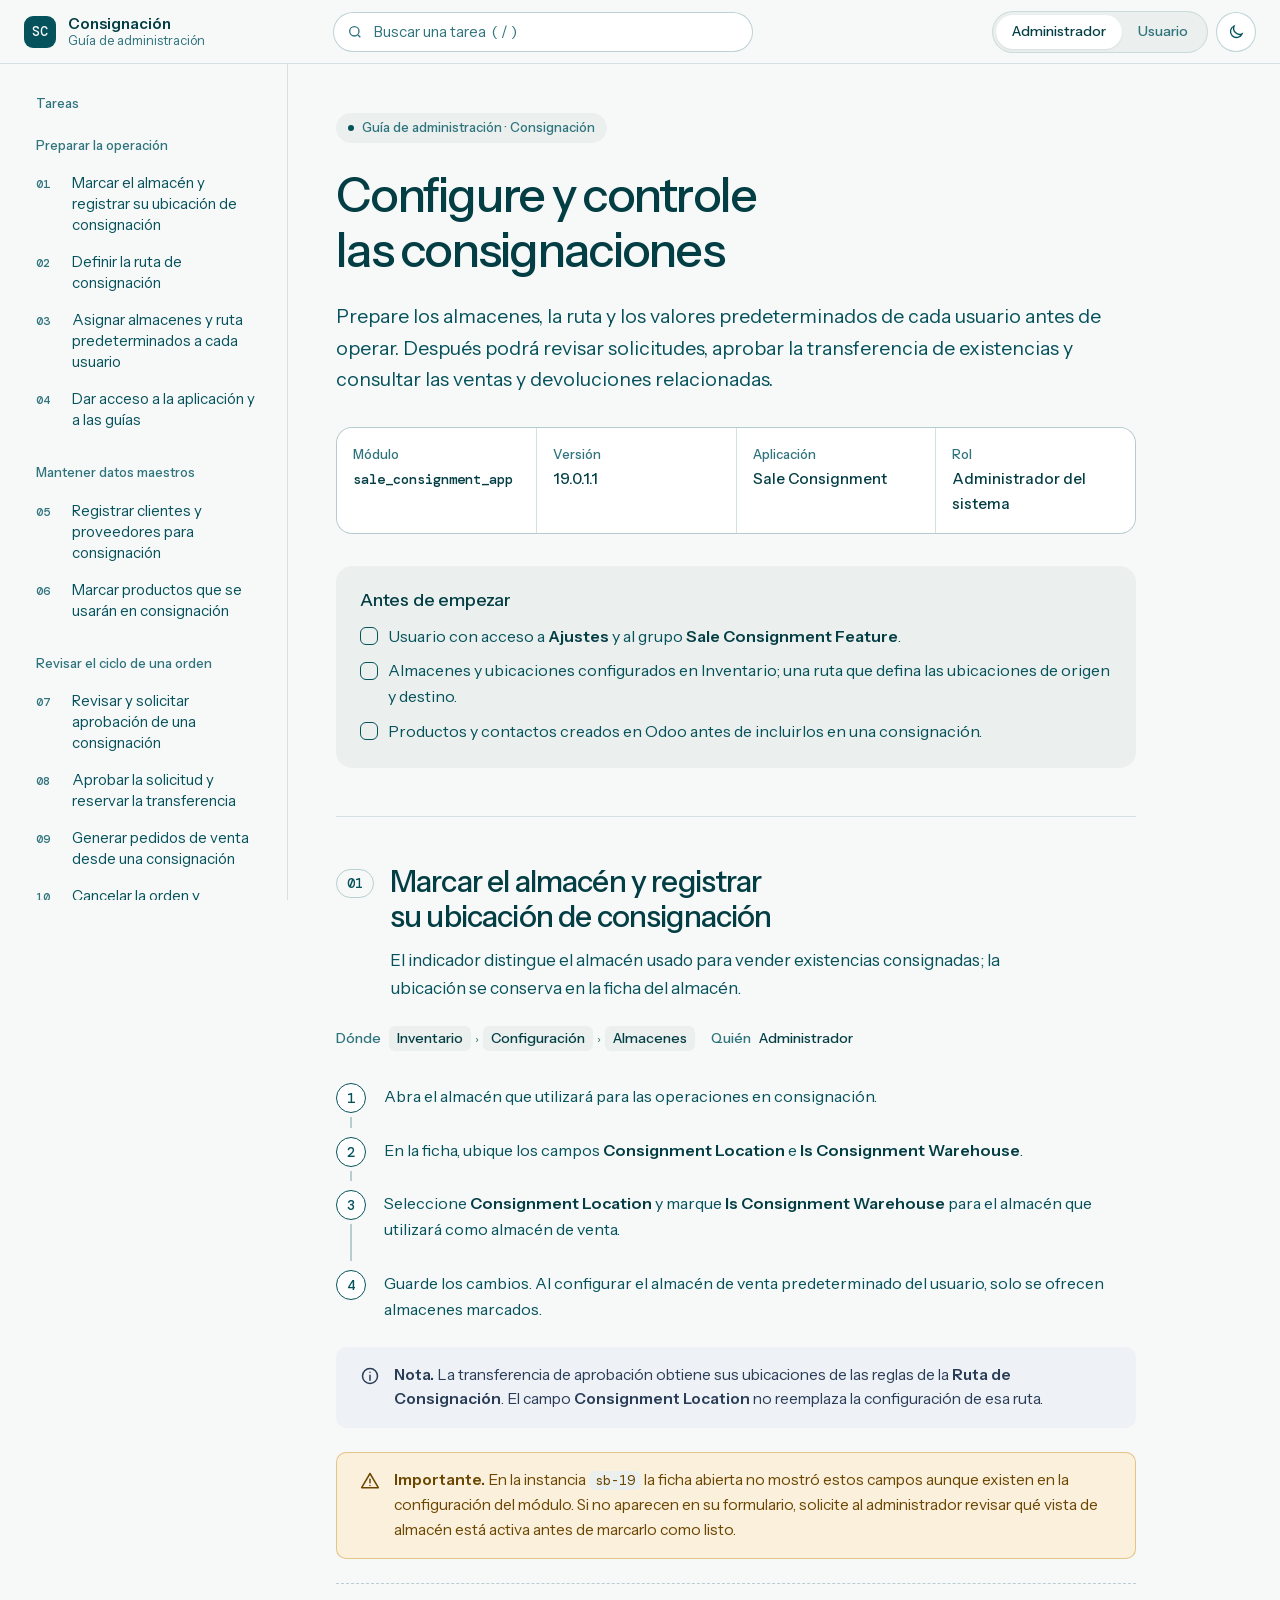
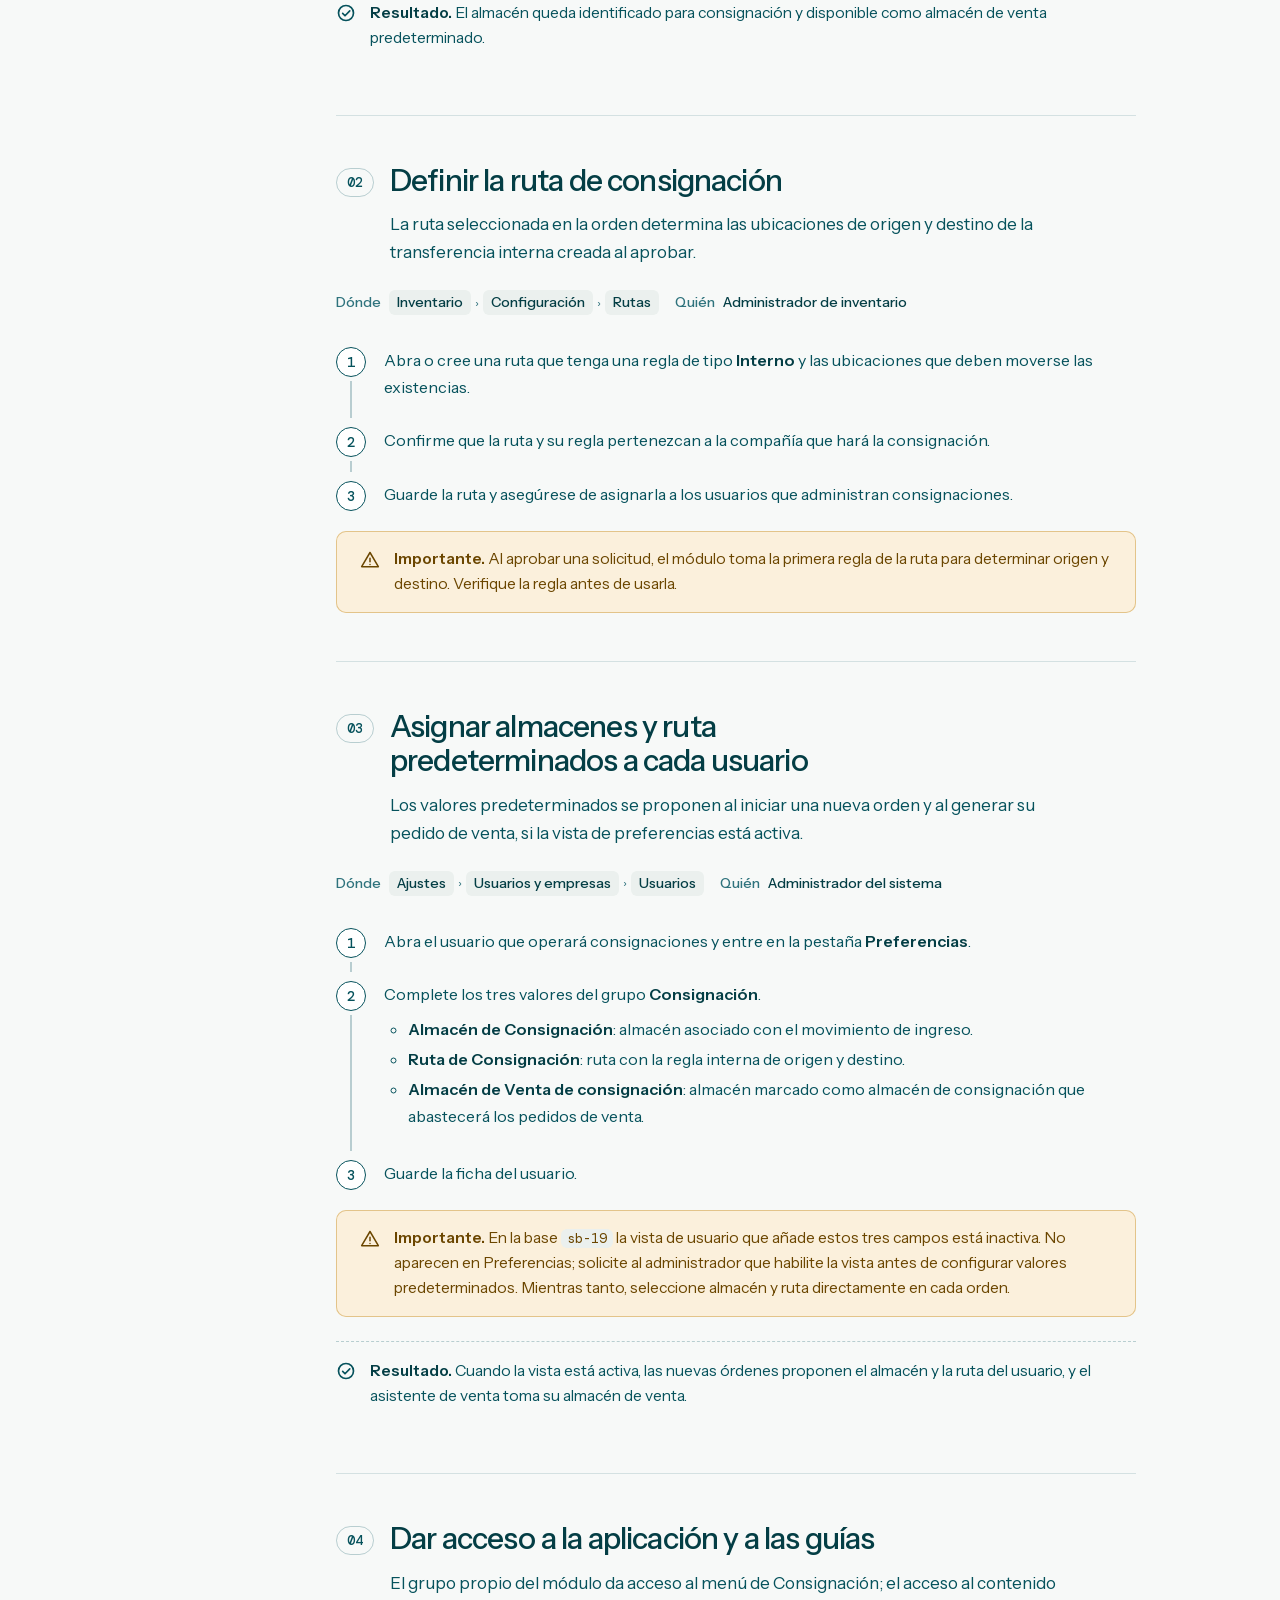
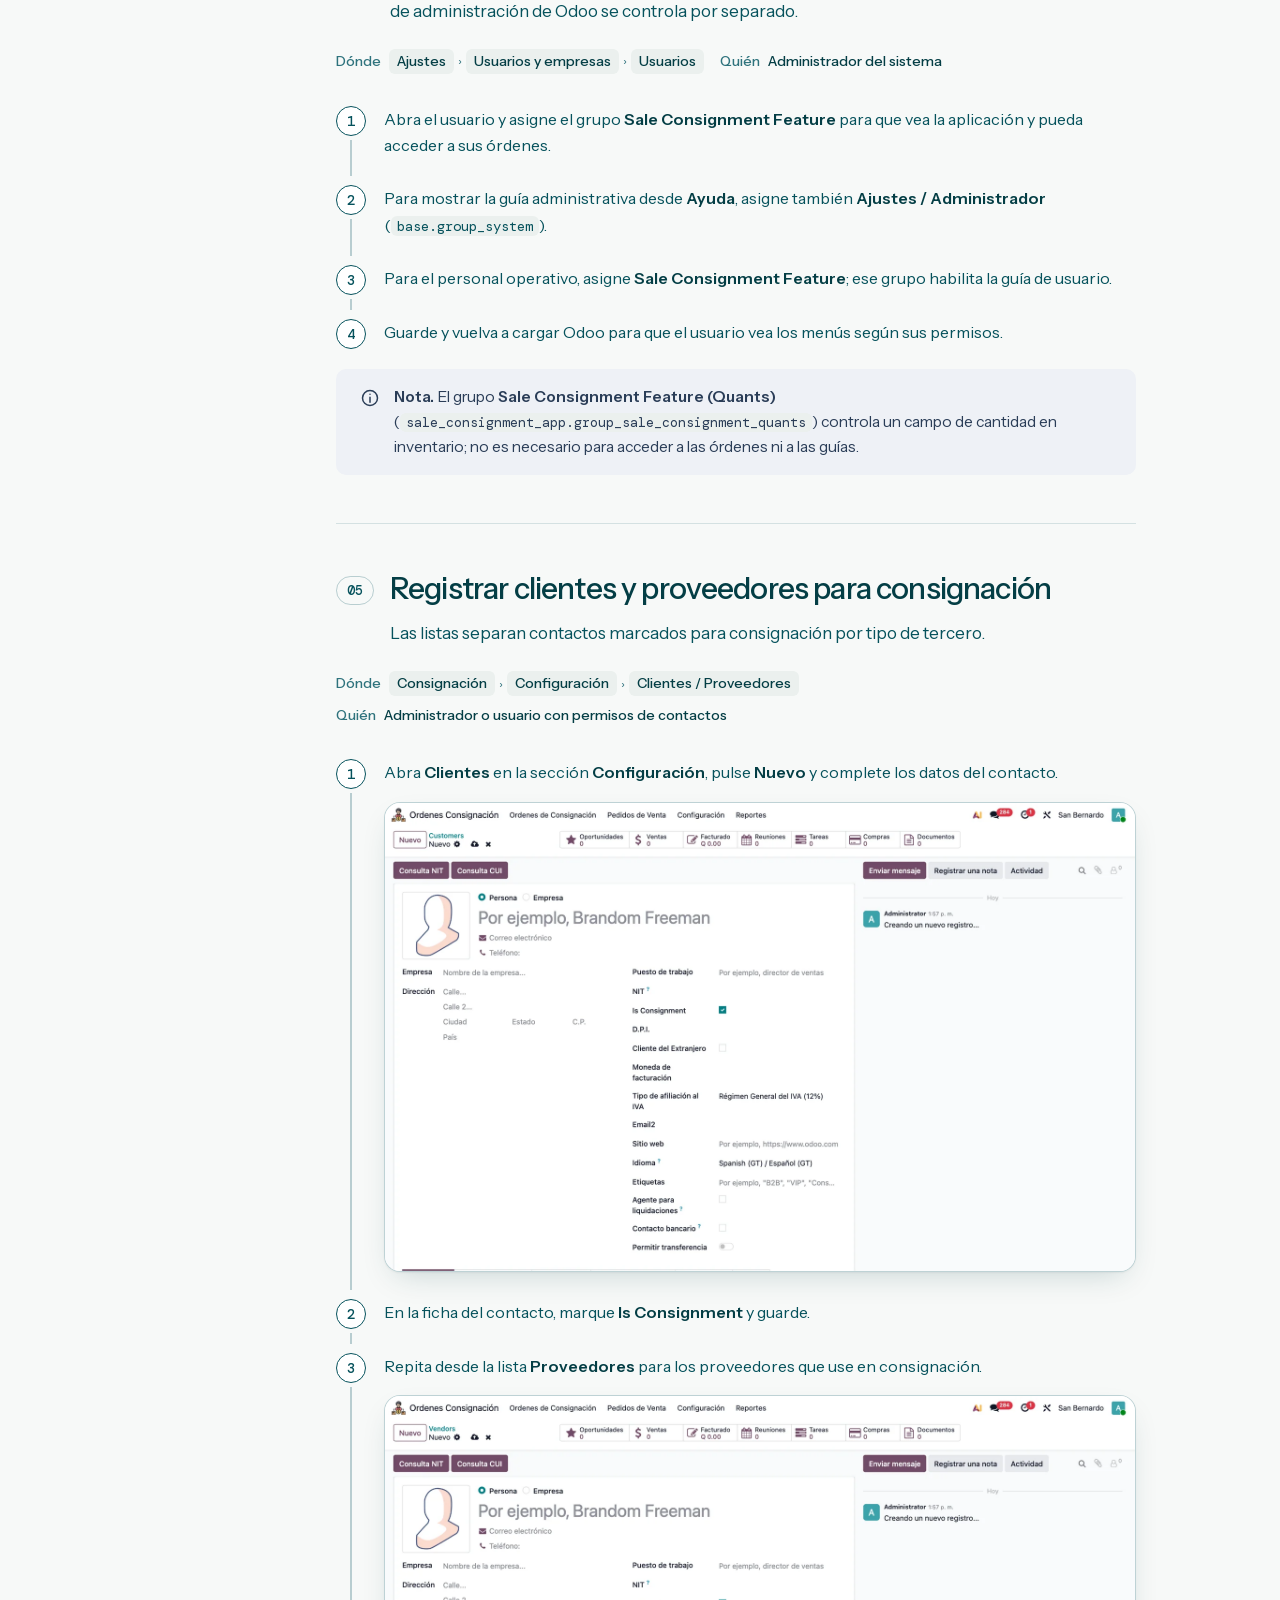
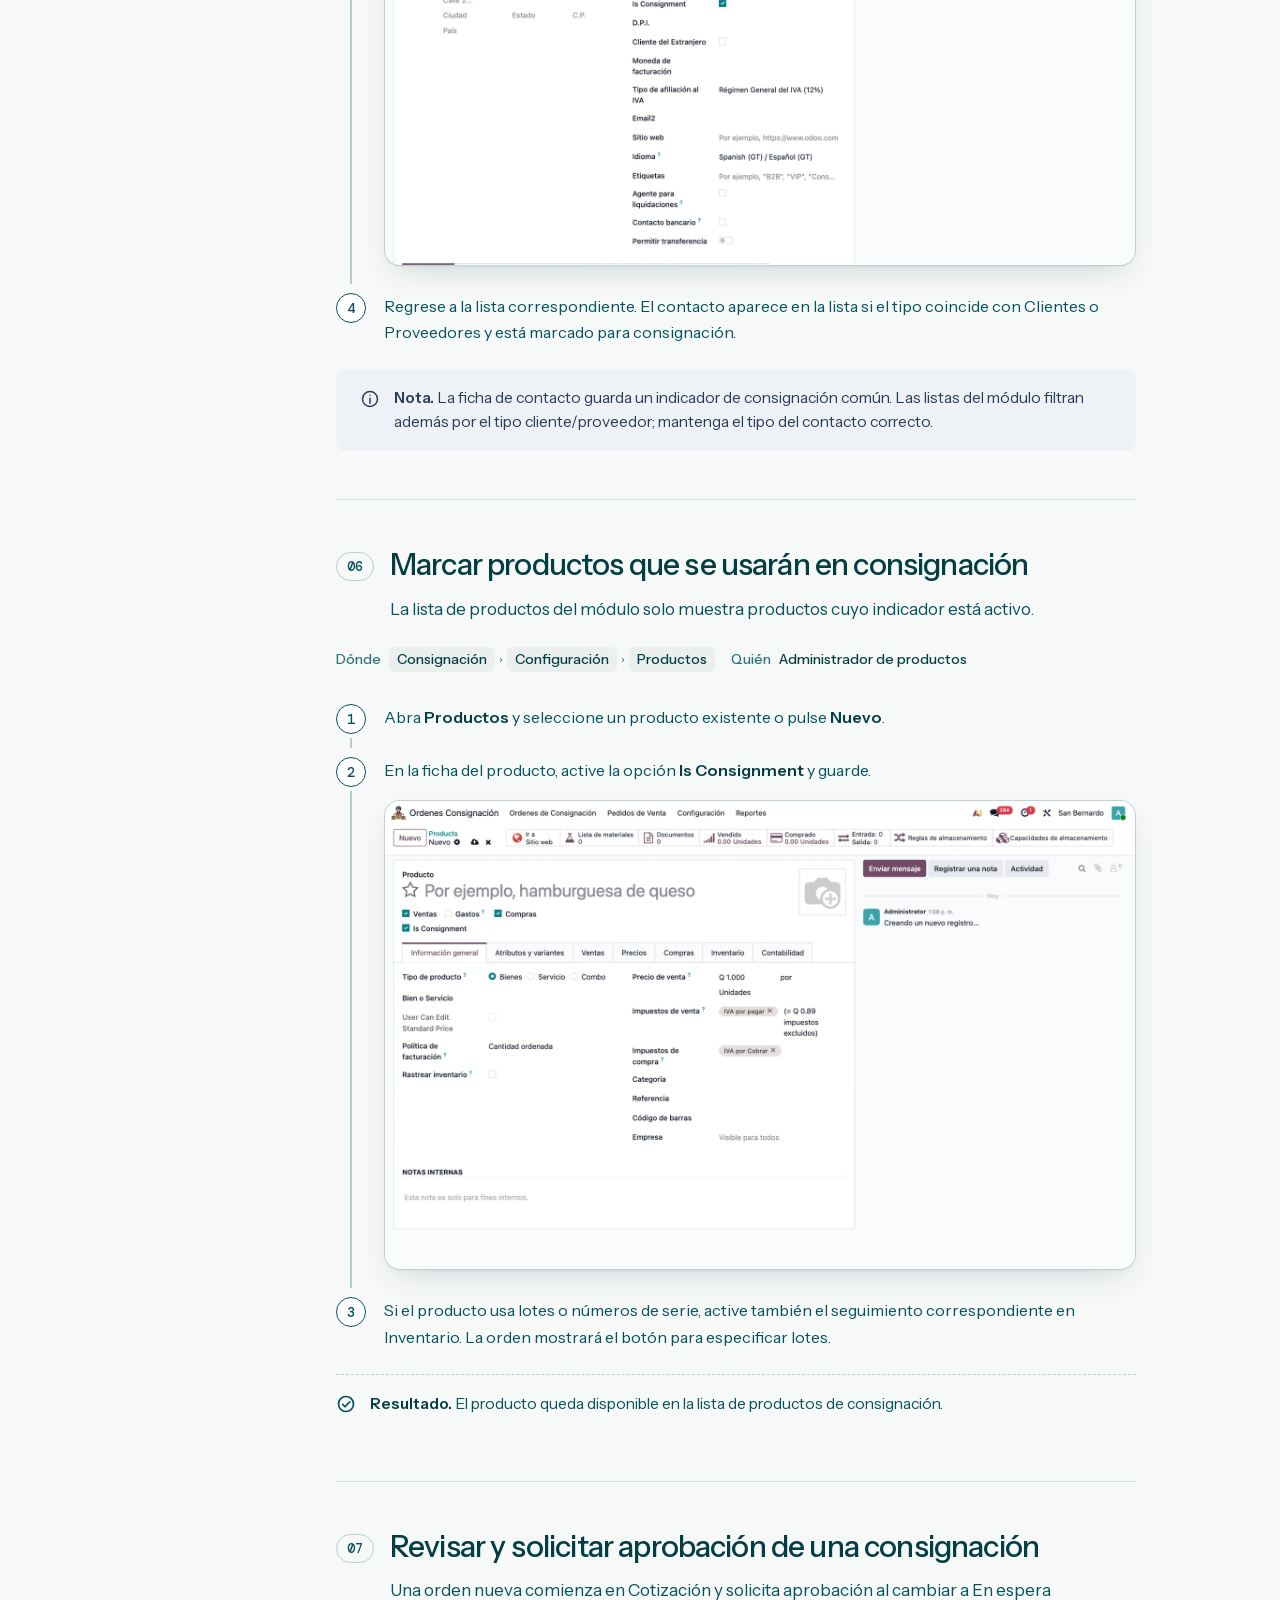
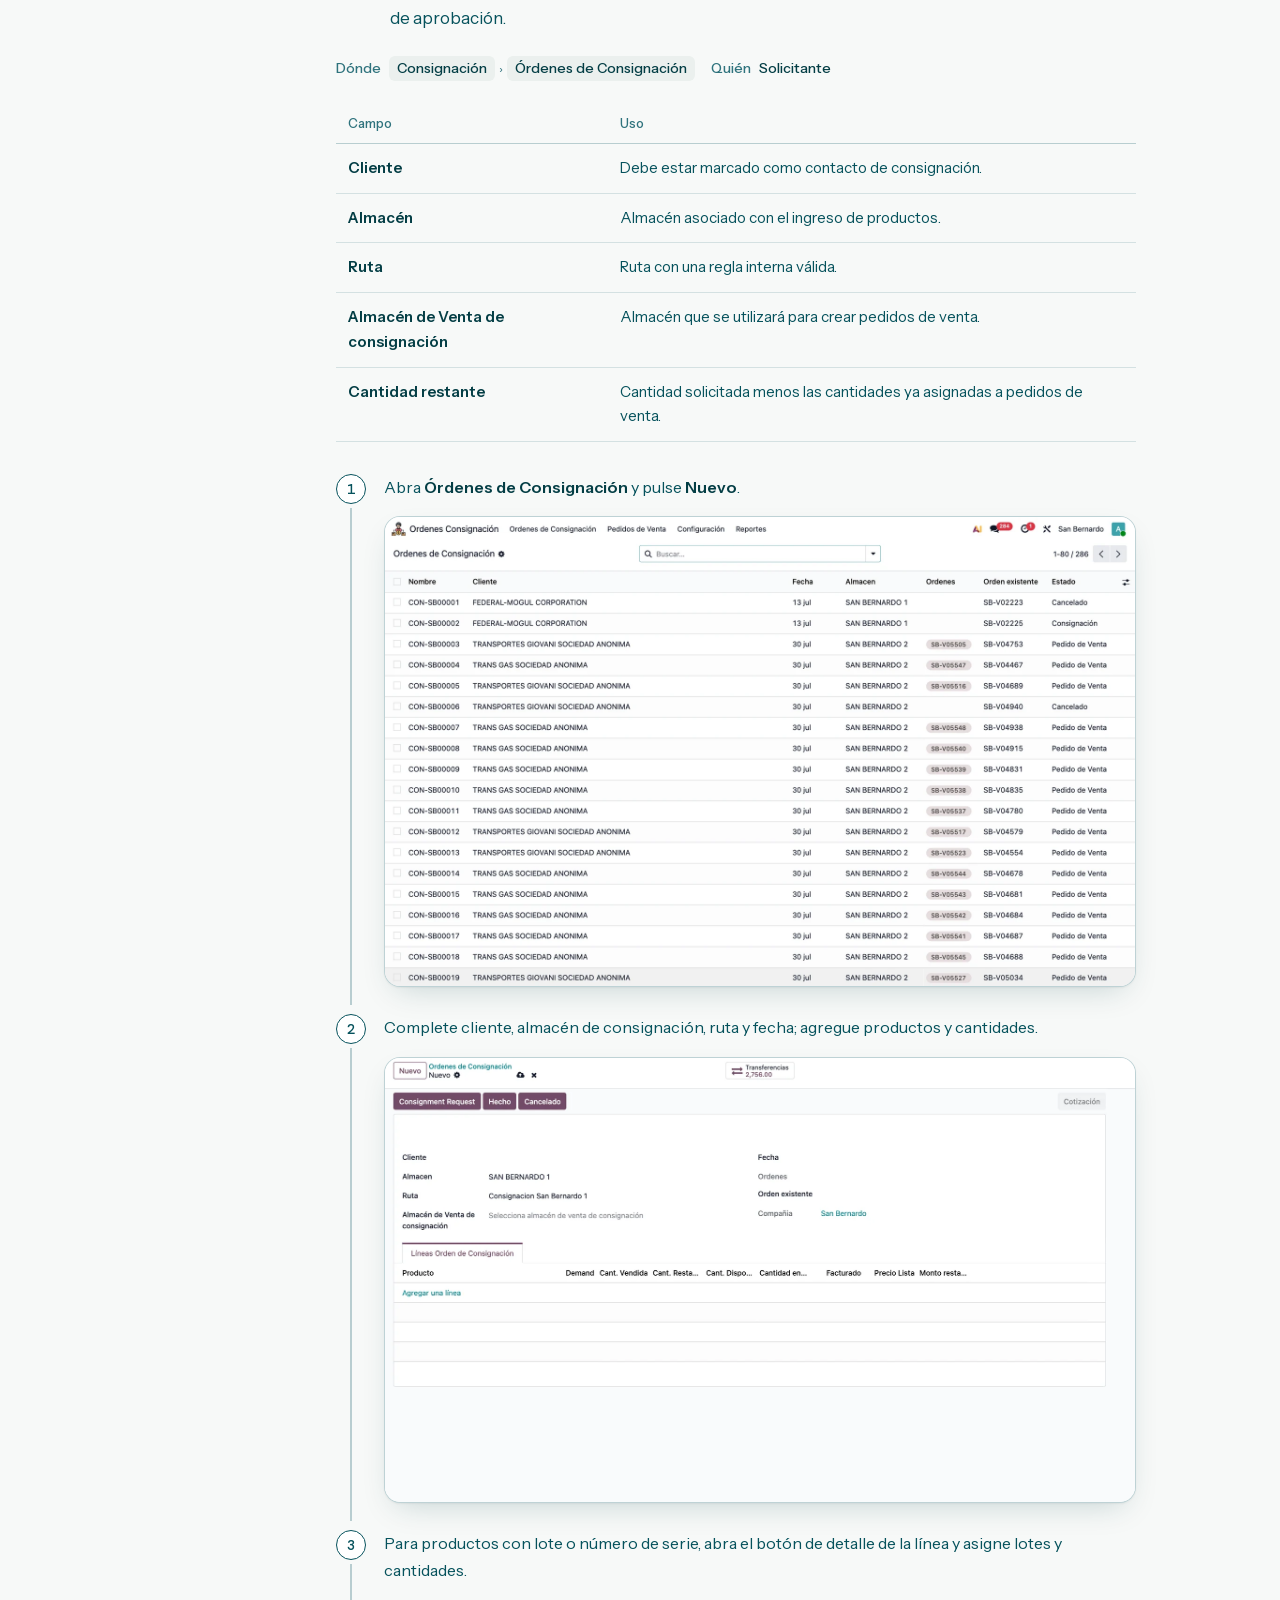
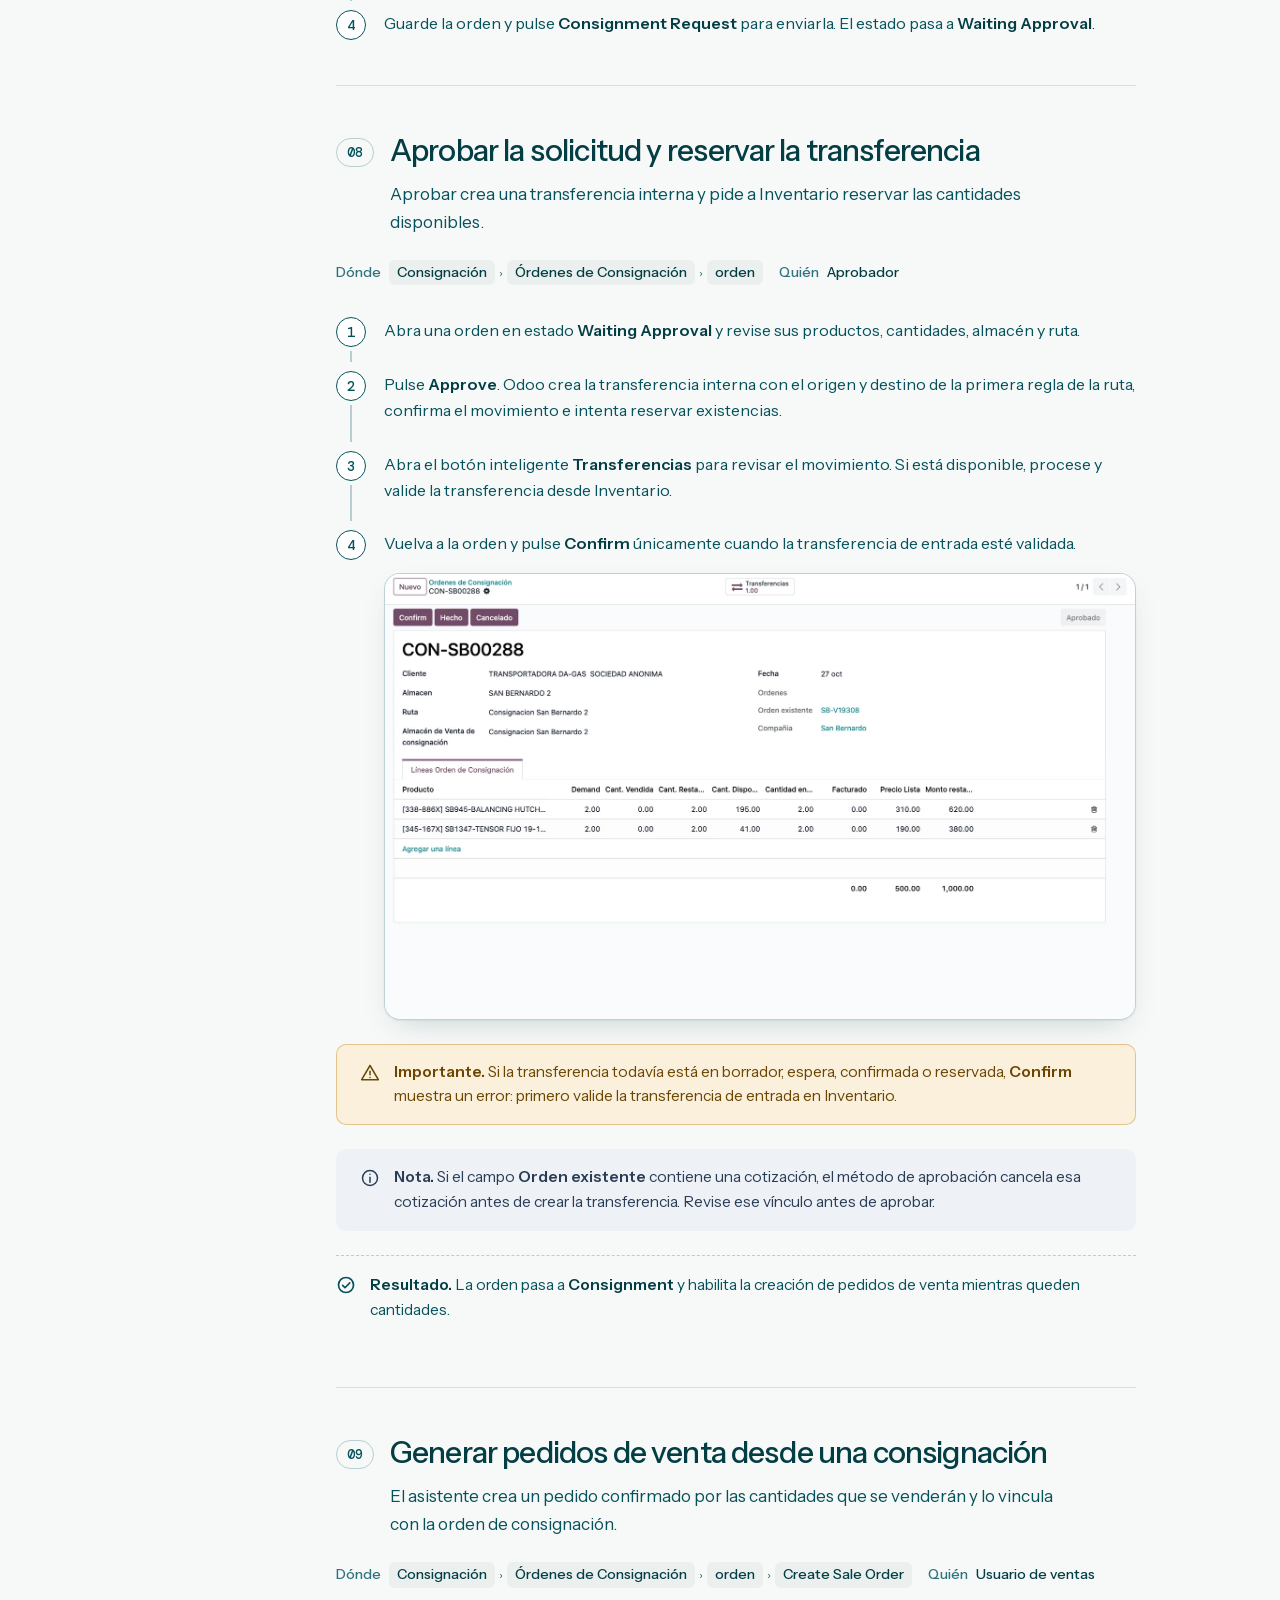
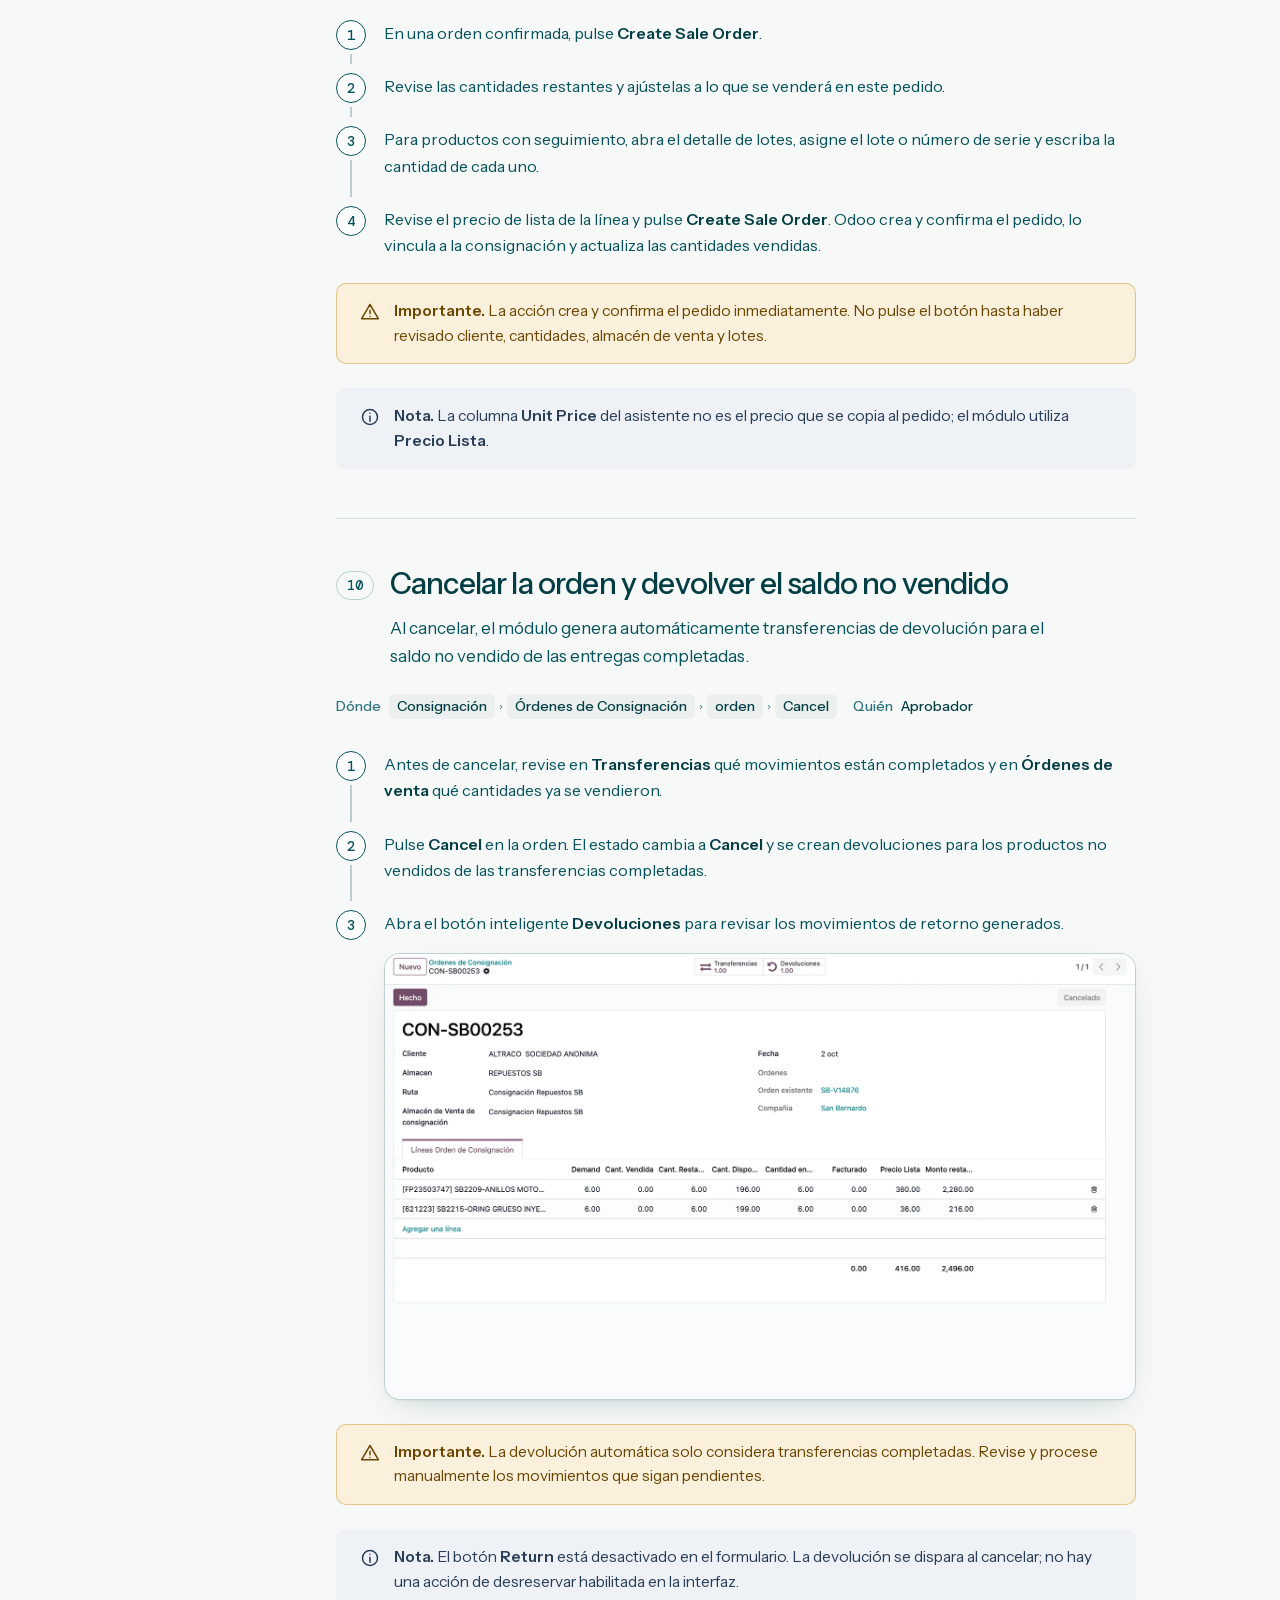
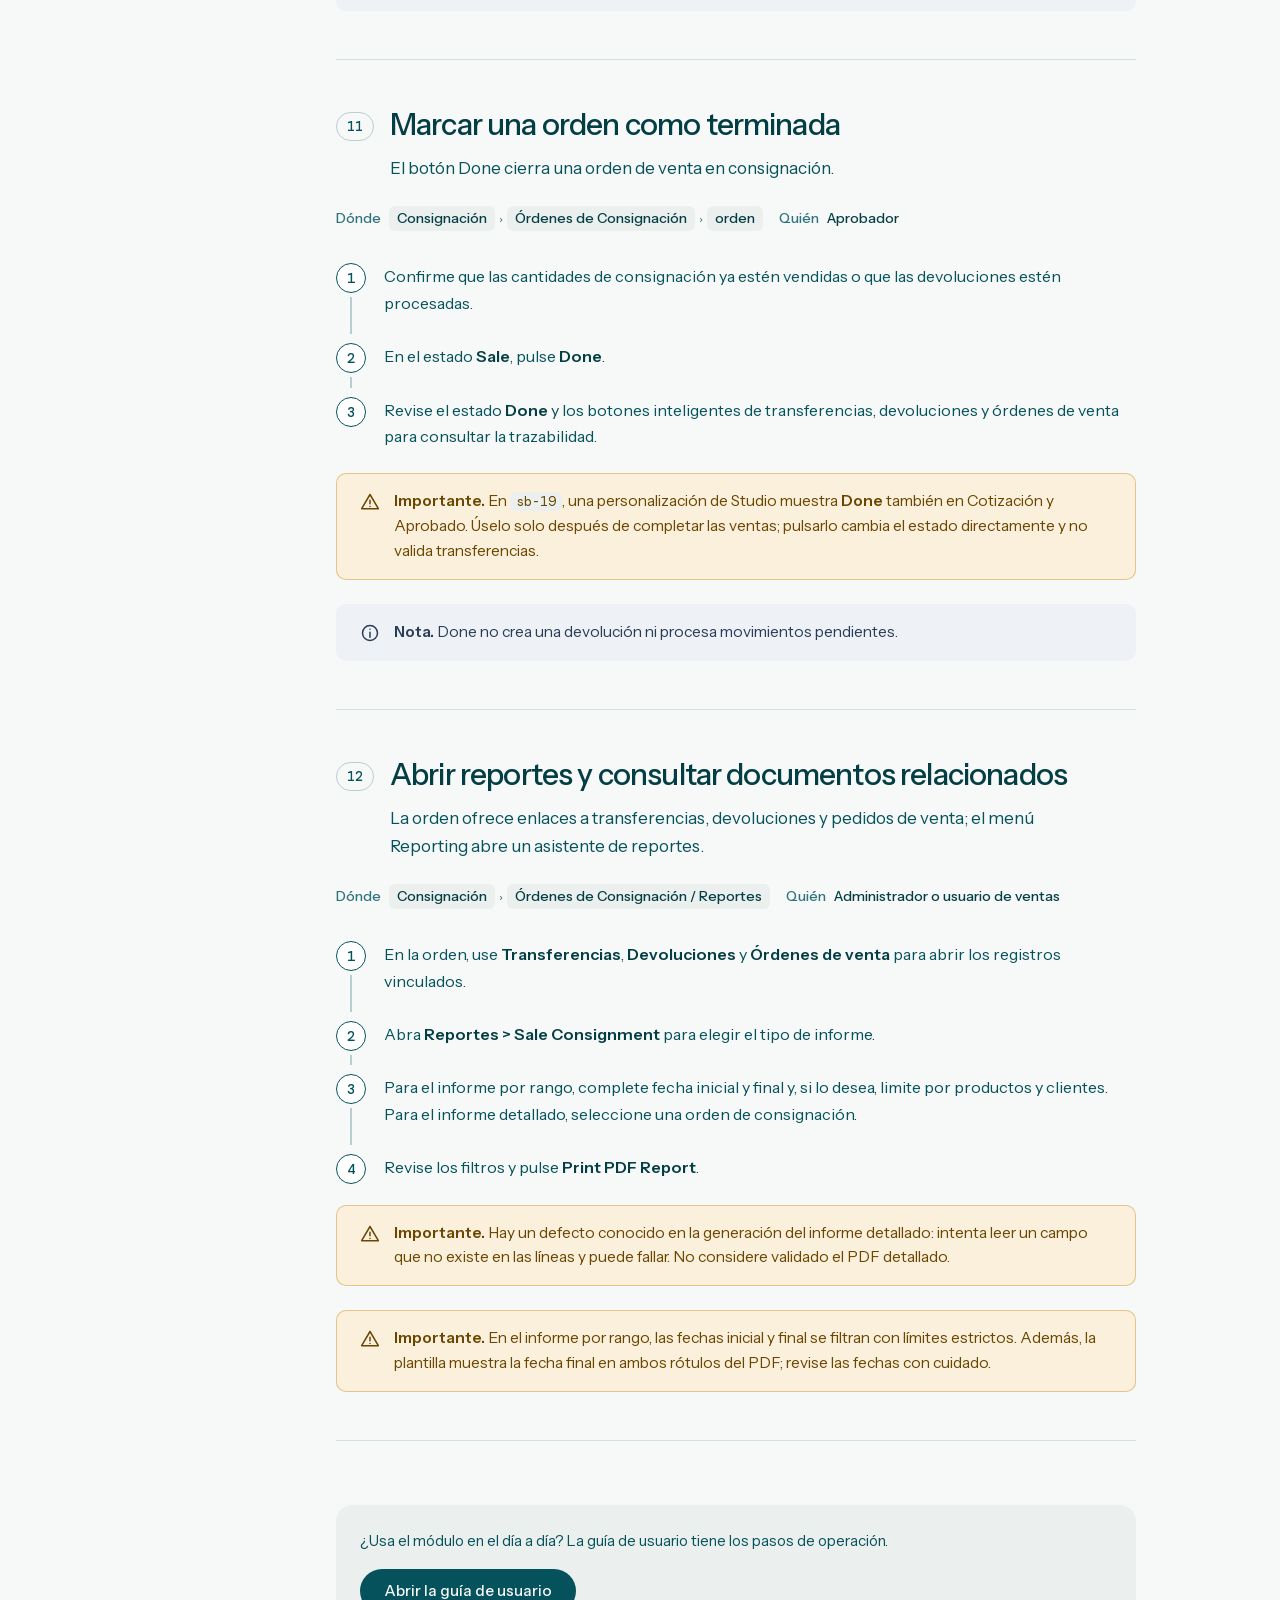
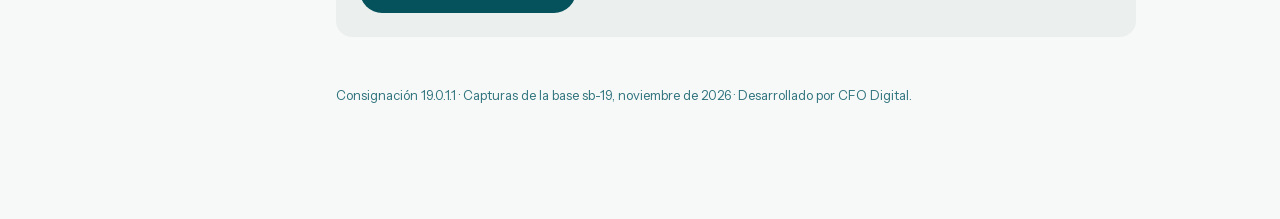
<file: static/guide/admin.html>
<!doctype html>
<html lang="es" data-theme="light">
<head>
<meta charset="utf-8">
<meta name="viewport" content="width=device-width, initial-scale=1, viewport-fit=cover">
<title>Guía de administración · Consignación</title>
<meta name="description" content="Configuración administrativa de almacenes, rutas, usuarios, datos maestros, aprobación de consignaciones, ventas y reportes.">
<meta name="color-scheme" content="light dark">
<meta name="theme-color" content="#f7f9f8" media="(prefers-color-scheme: light)">
<meta name="theme-color" content="#0c1a1c" media="(prefers-color-scheme: dark)">
<link rel="icon" href="../description/icon.png">
<link rel="preload" href="assets/fonts/instrument-sans.woff2" as="font" type="font/woff2" crossorigin>
<link rel="stylesheet" href="assets/guide.css">
<script src="assets/guide.js"></script>
</head>
<body>
<a class="skip-link" href="#contenido">Saltar al contenido</a>
<header class="top">
  <a class="brand" href="#contenido"><span class="mark" aria-hidden="true">SC</span><span class="brand-text"><b>Consignación</b><span>Guía de administración</span></span></a>
  <div class="top-search"><svg width="16" height="16" viewBox="0 0 24 24" fill="none" stroke="currentColor" stroke-width="2" aria-hidden="true"><circle cx="11" cy="11" r="7"/><path d="m20 20-3.5-3.5"/></svg><input type="search" data-search placeholder="Buscar una tarea  ( / )" aria-label="Buscar una tarea"></div>
  <div class="top-actions">
    <nav class="seg" aria-label="Tipo de guía"><a href="admin.html" aria-current="page">Administrador</a><a href="user.html">Usuario</a></nav>
    <button class="icon-btn" id="theme-toggle" type="button" aria-label="Cambiar a modo oscuro" aria-pressed="false"><svg class="i-moon" width="18" height="18" viewBox="0 0 24 24" fill="none" stroke="currentColor" stroke-width="1.8" aria-hidden="true"><path d="M20 14.5A8 8 0 0 1 9.5 4a8 8 0 1 0 10.5 10.5z"/></svg><svg class="i-sun" width="18" height="18" viewBox="0 0 24 24" fill="none" stroke="currentColor" stroke-width="1.8" aria-hidden="true"><circle cx="12" cy="12" r="4"/><path d="M12 2v2M12 20v2M4.9 4.9l1.4 1.4M17.7 17.7l1.4 1.4M2 12h2M20 12h2M4.9 19.1l1.4-1.4M17.7 6.3l1.4-1.4"/></svg></button>
    <button class="icon-btn toc-btn" id="toc-toggle" type="button" aria-label="Contenido" aria-expanded="false" aria-controls="toc"><svg width="18" height="18" viewBox="0 0 24 24" fill="none" stroke="currentColor" stroke-width="1.8" aria-hidden="true"><path d="M4 7h16M4 12h16M4 17h10"/></svg></button>
  </div>
</header>
<div class="shell">
  <nav class="side" id="toc" aria-label="Contenido de la guía">
    <div class="side-search"><input type="search" data-search placeholder="Buscar una tarea" aria-label="Buscar una tarea"></div>
    <h2>Tareas</h2>
    <p class="side-group">Preparar la operación</p><ol start="1" style="counter-reset: toc 0"><li><a href="#t-almacen">Marcar el almacén y registrar su ubicación de consignación</a></li><li><a href="#t-rutas">Definir la ruta de consignación</a></li><li><a href="#t-usuarios">Asignar almacenes y ruta predeterminados a cada usuario</a></li><li><a href="#t-permisos">Dar acceso a la aplicación y a las guías</a></li></ol><p class="side-group">Mantener datos maestros</p><ol start="5" style="counter-reset: toc 4"><li><a href="#t-clientes-proveedores">Registrar clientes y proveedores para consignación</a></li><li><a href="#t-productos">Marcar productos que se usarán en consignación</a></li></ol><p class="side-group">Revisar el ciclo de una orden</p><ol start="7" style="counter-reset: toc 6"><li><a href="#t-solicitudes">Revisar y solicitar aprobación de una consignación</a></li><li><a href="#t-aprobar-reservar">Aprobar la solicitud y reservar la transferencia</a></li><li><a href="#t-pedido-venta">Generar pedidos de venta desde una consignación</a></li><li><a href="#t-cancelar-devolver">Cancelar la orden y devolver el saldo no vendido</a></li><li><a href="#t-cerrar">Marcar una orden como terminada</a></li><li><a href="#t-reportes">Abrir reportes y consultar documentos relacionados</a></li></ol>
    <p class="no-results">Ninguna tarea coincide con la búsqueda.</p>
    <div class="side-foot">Consignación · 19.0.1.1<br>CFO Digital</div>
  </nav>
  <main id="contenido" tabindex="-1">
    <div class="content">
      <header class="intro">
        <span class="eyebrow"><span class="dot" aria-hidden="true"></span>Guía de administración · Consignación</span>
        <h1>Configure y controle las consignaciones</h1>
        <p class="lead">Prepare los almacenes, la ruta y los valores predeterminados de cada usuario antes de operar. Después podrá revisar solicitudes, aprobar la transferencia de existencias y consultar las ventas y devoluciones relacionadas.</p>
        <dl class="facts"><div class="fact"><dt>Módulo</dt><dd><code>sale_consignment_app</code></dd></div><div class="fact"><dt>Versión</dt><dd>19.0.1.1</dd></div><div class="fact"><dt>Aplicación</dt><dd>Sale Consignment</dd></div><div class="fact"><dt>Rol</dt><dd>Administrador del sistema</dd></div></dl>
        <div class="prereq"><h2>Antes de empezar</h2><ul><li>Usuario con acceso a <span class="ui">Ajustes</span> y al grupo <span class="ui">Sale Consignment Feature</span>.</li><li>Almacenes y ubicaciones configurados en Inventario; una ruta que defina las ubicaciones de origen y destino.</li><li>Productos y contactos creados en Odoo antes de incluirlos en una consignación.</li></ul></div>
      </header>
      <section class="task" id="t-almacen" aria-labelledby="t-almacen-h"><div class="task-head"><span class="task-num">01</span><div><h2 id="t-almacen-h">Marcar el almacén y registrar su ubicación de consignación</h2><p class="summary">El indicador distingue el almacén usado para vender existencias consignadas; la ubicación se conserva en la ficha del almacén.</p></div></div><ul class="meta"><li><span>Dónde</span><span class="path"><b>Inventario</b><i aria-hidden="true">›</i><b>Configuración</b><i aria-hidden="true">›</i><b>Almacenes</b></span></li><li><span>Quién</span><span class="role">Administrador</span></li></ul><ol class="steps"><li><p>Abra el almacén que utilizará para las operaciones en consignación.</p></li><li><p>En la ficha, ubique los campos <span class="ui">Consignment Location</span> e <span class="ui">Is Consignment Warehouse</span>.</p></li><li><p>Seleccione <span class="ui">Consignment Location</span> y marque <span class="ui">Is Consignment Warehouse</span> para el almacén que utilizará como almacén de venta.</p></li><li><p>Guarde los cambios. Al configurar el almacén de venta predeterminado del usuario, solo se ofrecen almacenes marcados.</p></li></ol><div class="callout note" role="note"><svg width="20" height="20" viewBox="0 0 24 24" fill="none" stroke="currentColor" stroke-width="1.8" stroke-linecap="round" stroke-linejoin="round" aria-hidden="true"><circle cx="12" cy="12" r="9"/><path d="M12 11v6M12 7.5v.01"/></svg><div><p><strong>Nota.</strong> La transferencia de aprobación obtiene sus ubicaciones de las reglas de la <span class="ui">Ruta de Consignación</span>. El campo <span class="ui">Consignment Location</span> no reemplaza la configuración de esa ruta.</p></div></div><div class="callout warn" role="note"><svg width="20" height="20" viewBox="0 0 24 24" fill="none" stroke="currentColor" stroke-width="1.8" stroke-linecap="round" stroke-linejoin="round" aria-hidden="true"><path d="M12 3 2 20h20L12 3z"/><path d="M12 10v4M12 17.5v.01"/></svg><div><p><strong>Importante.</strong> En la instancia <code>sb-19</code> la ficha abierta no mostró estos campos aunque existen en la configuración del módulo. Si no aparecen en su formulario, solicite al administrador revisar qué vista de almacén está activa antes de marcarlo como listo.</p></div></div><div class="result"><svg width="20" height="20" viewBox="0 0 24 24" fill="none" stroke="currentColor" stroke-width="2" stroke-linecap="round" stroke-linejoin="round" aria-hidden="true"><circle cx="12" cy="12" r="9"/><path d="m8 12.5 2.8 2.8L16.5 9.5"/></svg><p><b>Resultado.</b> El almacén queda identificado para consignación y disponible como almacén de venta predeterminado.</p></div></section><section class="task" id="t-rutas" aria-labelledby="t-rutas-h"><div class="task-head"><span class="task-num">02</span><div><h2 id="t-rutas-h">Definir la ruta de consignación</h2><p class="summary">La ruta seleccionada en la orden determina las ubicaciones de origen y destino de la transferencia interna creada al aprobar.</p></div></div><ul class="meta"><li><span>Dónde</span><span class="path"><b>Inventario</b><i aria-hidden="true">›</i><b>Configuración</b><i aria-hidden="true">›</i><b>Rutas</b></span></li><li><span>Quién</span><span class="role">Administrador de inventario</span></li></ul><ol class="steps"><li><p>Abra o cree una ruta que tenga una regla de tipo <span class="ui">Interno</span> y las ubicaciones que deben moverse las existencias.</p></li><li><p>Confirme que la ruta y su regla pertenezcan a la compañía que hará la consignación.</p></li><li><p>Guarde la ruta y asegúrese de asignarla a los usuarios que administran consignaciones.</p></li></ol><div class="callout warn" role="note"><svg width="20" height="20" viewBox="0 0 24 24" fill="none" stroke="currentColor" stroke-width="1.8" stroke-linecap="round" stroke-linejoin="round" aria-hidden="true"><path d="M12 3 2 20h20L12 3z"/><path d="M12 10v4M12 17.5v.01"/></svg><div><p><strong>Importante.</strong> Al aprobar una solicitud, el módulo toma la primera regla de la ruta para determinar origen y destino. Verifique la regla antes de usarla.</p></div></div></section><section class="task" id="t-usuarios" aria-labelledby="t-usuarios-h"><div class="task-head"><span class="task-num">03</span><div><h2 id="t-usuarios-h">Asignar almacenes y ruta predeterminados a cada usuario</h2><p class="summary">Los valores predeterminados se proponen al iniciar una nueva orden y al generar su pedido de venta, si la vista de preferencias está activa.</p></div></div><ul class="meta"><li><span>Dónde</span><span class="path"><b>Ajustes</b><i aria-hidden="true">›</i><b>Usuarios y empresas</b><i aria-hidden="true">›</i><b>Usuarios</b></span></li><li><span>Quién</span><span class="role">Administrador del sistema</span></li></ul><ol class="steps"><li><p>Abra el usuario que operará consignaciones y entre en la pestaña <span class="ui">Preferencias</span>.</p></li><li><p>Complete los tres valores del grupo <span class="ui">Consignación</span>.</p><ul><li><span class="ui">Almacén de Consignación</span>: almacén asociado con el movimiento de ingreso.</li><li><span class="ui">Ruta de Consignación</span>: ruta con la regla interna de origen y destino.</li><li><span class="ui">Almacén de Venta de consignación</span>: almacén marcado como almacén de consignación que abastecerá los pedidos de venta.</li></ul></li><li><p>Guarde la ficha del usuario.</p></li></ol><div class="callout warn" role="note"><svg width="20" height="20" viewBox="0 0 24 24" fill="none" stroke="currentColor" stroke-width="1.8" stroke-linecap="round" stroke-linejoin="round" aria-hidden="true"><path d="M12 3 2 20h20L12 3z"/><path d="M12 10v4M12 17.5v.01"/></svg><div><p><strong>Importante.</strong> En la base <code>sb-19</code> la vista de usuario que añade estos tres campos está inactiva. No aparecen en Preferencias; solicite al administrador que habilite la vista antes de configurar valores predeterminados. Mientras tanto, seleccione almacén y ruta directamente en cada orden.</p></div></div><div class="result"><svg width="20" height="20" viewBox="0 0 24 24" fill="none" stroke="currentColor" stroke-width="2" stroke-linecap="round" stroke-linejoin="round" aria-hidden="true"><circle cx="12" cy="12" r="9"/><path d="m8 12.5 2.8 2.8L16.5 9.5"/></svg><p><b>Resultado.</b> Cuando la vista está activa, las nuevas órdenes proponen el almacén y la ruta del usuario, y el asistente de venta toma su almacén de venta.</p></div></section><section class="task" id="t-permisos" aria-labelledby="t-permisos-h"><div class="task-head"><span class="task-num">04</span><div><h2 id="t-permisos-h">Dar acceso a la aplicación y a las guías</h2><p class="summary">El grupo propio del módulo da acceso al menú de Consignación; el acceso al contenido de administración de Odoo se controla por separado.</p></div></div><ul class="meta"><li><span>Dónde</span><span class="path"><b>Ajustes</b><i aria-hidden="true">›</i><b>Usuarios y empresas</b><i aria-hidden="true">›</i><b>Usuarios</b></span></li><li><span>Quién</span><span class="role">Administrador del sistema</span></li></ul><ol class="steps"><li><p>Abra el usuario y asigne el grupo <span class="ui">Sale Consignment Feature</span> para que vea la aplicación y pueda acceder a sus órdenes.</p></li><li><p>Para mostrar la guía administrativa desde <span class="ui">Ayuda</span>, asigne también <span class="ui">Ajustes / Administrador</span> (<code>base.group_system</code>).</p></li><li><p>Para el personal operativo, asigne <span class="ui">Sale Consignment Feature</span>; ese grupo habilita la guía de usuario.</p></li><li><p>Guarde y vuelva a cargar Odoo para que el usuario vea los menús según sus permisos.</p></li></ol><div class="callout note" role="note"><svg width="20" height="20" viewBox="0 0 24 24" fill="none" stroke="currentColor" stroke-width="1.8" stroke-linecap="round" stroke-linejoin="round" aria-hidden="true"><circle cx="12" cy="12" r="9"/><path d="M12 11v6M12 7.5v.01"/></svg><div><p><strong>Nota.</strong> El grupo <span class="ui">Sale Consignment Feature (Quants)</span> (<code>sale_consignment_app.group_sale_consignment_quants</code>) controla un campo de cantidad en inventario; no es necesario para acceder a las órdenes ni a las guías.</p></div></div></section><section class="task" id="t-clientes-proveedores" aria-labelledby="t-clientes-proveedores-h"><div class="task-head"><span class="task-num">05</span><div><h2 id="t-clientes-proveedores-h">Registrar clientes y proveedores para consignación</h2><p class="summary">Las listas separan contactos marcados para consignación por tipo de tercero.</p></div></div><ul class="meta"><li><span>Dónde</span><span class="path"><b>Consignación</b><i aria-hidden="true">›</i><b>Configuración</b><i aria-hidden="true">›</i><b>Clientes / Proveedores</b></span></li><li><span>Quién</span><span class="role">Administrador o usuario con permisos de contactos</span></li></ul><ol class="steps"><li><p>Abra <span class="ui">Clientes</span> en la sección <span class="ui">Configuración</span>, pulse <span class="ui">Nuevo</span> y complete los datos del contacto.</p><figure class="shot"><button type="button" aria-label="Ampliar captura: Formulario de cliente con la casilla Is Consignment"><img src="img/cliente-nuevo.webp" alt="Formulario de cliente con la casilla Is Consignment" width="1600" height="1000" loading="lazy" decoding="async"></button></figure></li><li><p>En la ficha del contacto, marque <span class="ui">Is Consignment</span> y guarde.</p></li><li><p>Repita desde la lista <span class="ui">Proveedores</span> para los proveedores que use en consignación.</p><figure class="shot"><button type="button" aria-label="Ampliar captura: Formulario de proveedor para consignación"><img src="img/proveedor-nuevo.webp" alt="Formulario de proveedor para consignación" width="1600" height="1000" loading="lazy" decoding="async"></button></figure></li><li><p>Regrese a la lista correspondiente. El contacto aparece en la lista si el tipo coincide con Clientes o Proveedores y está marcado para consignación.</p></li></ol><div class="callout note" role="note"><svg width="20" height="20" viewBox="0 0 24 24" fill="none" stroke="currentColor" stroke-width="1.8" stroke-linecap="round" stroke-linejoin="round" aria-hidden="true"><circle cx="12" cy="12" r="9"/><path d="M12 11v6M12 7.5v.01"/></svg><div><p><strong>Nota.</strong> La ficha de contacto guarda un indicador de consignación común. Las listas del módulo filtran además por el tipo cliente/proveedor; mantenga el tipo del contacto correcto.</p></div></div></section><section class="task" id="t-productos" aria-labelledby="t-productos-h"><div class="task-head"><span class="task-num">06</span><div><h2 id="t-productos-h">Marcar productos que se usarán en consignación</h2><p class="summary">La lista de productos del módulo solo muestra productos cuyo indicador está activo.</p></div></div><ul class="meta"><li><span>Dónde</span><span class="path"><b>Consignación</b><i aria-hidden="true">›</i><b>Configuración</b><i aria-hidden="true">›</i><b>Productos</b></span></li><li><span>Quién</span><span class="role">Administrador de productos</span></li></ul><ol class="steps"><li><p>Abra <span class="ui">Productos</span> y seleccione un producto existente o pulse <span class="ui">Nuevo</span>.</p></li><li><p>En la ficha del producto, active la opción <span class="ui">Is Consignment</span> y guarde.</p><figure class="shot"><button type="button" aria-label="Ampliar captura: Formulario de producto con la opción Is Consignment"><img src="img/producto-nuevo.webp" alt="Formulario de producto con la opción Is Consignment" width="1600" height="1000" loading="lazy" decoding="async"></button></figure></li><li><p>Si el producto usa lotes o números de serie, active también el seguimiento correspondiente en Inventario. La orden mostrará el botón para especificar lotes.</p></li></ol><div class="result"><svg width="20" height="20" viewBox="0 0 24 24" fill="none" stroke="currentColor" stroke-width="2" stroke-linecap="round" stroke-linejoin="round" aria-hidden="true"><circle cx="12" cy="12" r="9"/><path d="m8 12.5 2.8 2.8L16.5 9.5"/></svg><p><b>Resultado.</b> El producto queda disponible en la lista de productos de consignación.</p></div></section><section class="task" id="t-solicitudes" aria-labelledby="t-solicitudes-h"><div class="task-head"><span class="task-num">07</span><div><h2 id="t-solicitudes-h">Revisar y solicitar aprobación de una consignación</h2><p class="summary">Una orden nueva comienza en Cotización y solicita aprobación al cambiar a En espera de aprobación.</p></div></div><ul class="meta"><li><span>Dónde</span><span class="path"><b>Consignación</b><i aria-hidden="true">›</i><b>Órdenes de Consignación</b></span></li><li><span>Quién</span><span class="role">Solicitante</span></li></ul><div class="table-wrap"><table class="fields"><thead><tr><th>Campo</th><th>Uso</th></tr></thead><tbody><tr><td>Cliente</td><td>Debe estar marcado como contacto de consignación.</td></tr><tr><td>Almacén</td><td>Almacén asociado con el ingreso de productos.</td></tr><tr><td>Ruta</td><td>Ruta con una regla interna válida.</td></tr><tr><td>Almacén de Venta de consignación</td><td>Almacén que se utilizará para crear pedidos de venta.</td></tr><tr><td>Cantidad restante</td><td>Cantidad solicitada menos las cantidades ya asignadas a pedidos de venta.</td></tr></tbody></table></div><ol class="steps"><li><p>Abra <span class="ui">Órdenes de Consignación</span> y pulse <span class="ui">Nuevo</span>.</p><figure class="shot"><button type="button" aria-label="Ampliar captura: Lista de órdenes de consignación"><img src="img/ordenes.webp" alt="Lista de órdenes de consignación" width="1600" height="1000" loading="lazy" decoding="async"></button></figure></li><li><p>Complete cliente, almacén de consignación, ruta y fecha; agregue productos y cantidades.</p><figure class="shot"><button type="button" aria-label="Ampliar captura: Formulario de nueva orden de consignación"><img src="img/orden-nueva.webp" alt="Formulario de nueva orden de consignación" width="1600" height="949" loading="lazy" decoding="async"></button></figure></li><li><p>Para productos con lote o número de serie, abra el botón de detalle de la línea y asigne lotes y cantidades.</p></li><li><p>Guarde la orden y pulse <span class="ui">Consignment Request</span> para enviarla. El estado pasa a <span class="ui">Waiting Approval</span>.</p></li></ol></section><section class="task" id="t-aprobar-reservar" aria-labelledby="t-aprobar-reservar-h"><div class="task-head"><span class="task-num">08</span><div><h2 id="t-aprobar-reservar-h">Aprobar la solicitud y reservar la transferencia</h2><p class="summary">Aprobar crea una transferencia interna y pide a Inventario reservar las cantidades disponibles.</p></div></div><ul class="meta"><li><span>Dónde</span><span class="path"><b>Consignación</b><i aria-hidden="true">›</i><b>Órdenes de Consignación</b><i aria-hidden="true">›</i><b>orden</b></span></li><li><span>Quién</span><span class="role">Aprobador</span></li></ul><ol class="steps"><li><p>Abra una orden en estado <span class="ui">Waiting Approval</span> y revise sus productos, cantidades, almacén y ruta.</p></li><li><p>Pulse <span class="ui">Approve</span>. Odoo crea la transferencia interna con el origen y destino de la primera regla de la ruta, confirma el movimiento e intenta reservar existencias.</p></li><li><p>Abra el botón inteligente <span class="ui">Transferencias</span> para revisar el movimiento. Si está disponible, procese y valide la transferencia desde Inventario.</p></li><li><p>Vuelva a la orden y pulse <span class="ui">Confirm</span> únicamente cuando la transferencia de entrada esté validada.</p><figure class="shot"><button type="button" aria-label="Ampliar captura: Orden aprobada con la transferencia de entrada completada y el botón Confirm disponible"><img src="img/orden-confirmar.webp" alt="Orden aprobada con la transferencia de entrada completada y el botón Confirm disponible" width="1600" height="949" loading="lazy" decoding="async"></button></figure></li></ol><div class="callout warn" role="note"><svg width="20" height="20" viewBox="0 0 24 24" fill="none" stroke="currentColor" stroke-width="1.8" stroke-linecap="round" stroke-linejoin="round" aria-hidden="true"><path d="M12 3 2 20h20L12 3z"/><path d="M12 10v4M12 17.5v.01"/></svg><div><p><strong>Importante.</strong> Si la transferencia todavía está en borrador, espera, confirmada o reservada, <span class="ui">Confirm</span> muestra un error: primero valide la transferencia de entrada en Inventario.</p></div></div><div class="callout note" role="note"><svg width="20" height="20" viewBox="0 0 24 24" fill="none" stroke="currentColor" stroke-width="1.8" stroke-linecap="round" stroke-linejoin="round" aria-hidden="true"><circle cx="12" cy="12" r="9"/><path d="M12 11v6M12 7.5v.01"/></svg><div><p><strong>Nota.</strong> Si el campo <span class="ui">Orden existente</span> contiene una cotización, el método de aprobación cancela esa cotización antes de crear la transferencia. Revise ese vínculo antes de aprobar.</p></div></div><div class="result"><svg width="20" height="20" viewBox="0 0 24 24" fill="none" stroke="currentColor" stroke-width="2" stroke-linecap="round" stroke-linejoin="round" aria-hidden="true"><circle cx="12" cy="12" r="9"/><path d="m8 12.5 2.8 2.8L16.5 9.5"/></svg><p><b>Resultado.</b> La orden pasa a <span class="ui">Consignment</span> y habilita la creación de pedidos de venta mientras queden cantidades.</p></div></section><section class="task" id="t-pedido-venta" aria-labelledby="t-pedido-venta-h"><div class="task-head"><span class="task-num">09</span><div><h2 id="t-pedido-venta-h">Generar pedidos de venta desde una consignación</h2><p class="summary">El asistente crea un pedido confirmado por las cantidades que se venderán y lo vincula con la orden de consignación.</p></div></div><ul class="meta"><li><span>Dónde</span><span class="path"><b>Consignación</b><i aria-hidden="true">›</i><b>Órdenes de Consignación</b><i aria-hidden="true">›</i><b>orden</b><i aria-hidden="true">›</i><b>Create Sale Order</b></span></li><li><span>Quién</span><span class="role">Usuario de ventas</span></li></ul><ol class="steps"><li><p>En una orden confirmada, pulse <span class="ui">Create Sale Order</span>.</p></li><li><p>Revise las cantidades restantes y ajústelas a lo que se venderá en este pedido.</p></li><li><p>Para productos con seguimiento, abra el detalle de lotes, asigne el lote o número de serie y escriba la cantidad de cada uno.</p></li><li><p>Revise el precio de lista de la línea y pulse <span class="ui">Create Sale Order</span>. Odoo crea y confirma el pedido, lo vincula a la consignación y actualiza las cantidades vendidas.</p></li></ol><div class="callout warn" role="note"><svg width="20" height="20" viewBox="0 0 24 24" fill="none" stroke="currentColor" stroke-width="1.8" stroke-linecap="round" stroke-linejoin="round" aria-hidden="true"><path d="M12 3 2 20h20L12 3z"/><path d="M12 10v4M12 17.5v.01"/></svg><div><p><strong>Importante.</strong> La acción crea y confirma el pedido inmediatamente. No pulse el botón hasta haber revisado cliente, cantidades, almacén de venta y lotes.</p></div></div><div class="callout note" role="note"><svg width="20" height="20" viewBox="0 0 24 24" fill="none" stroke="currentColor" stroke-width="1.8" stroke-linecap="round" stroke-linejoin="round" aria-hidden="true"><circle cx="12" cy="12" r="9"/><path d="M12 11v6M12 7.5v.01"/></svg><div><p><strong>Nota.</strong> La columna <span class="ui">Unit Price</span> del asistente no es el precio que se copia al pedido; el módulo utiliza <span class="ui">Precio Lista</span>.</p></div></div></section><section class="task" id="t-cancelar-devolver" aria-labelledby="t-cancelar-devolver-h"><div class="task-head"><span class="task-num">10</span><div><h2 id="t-cancelar-devolver-h">Cancelar la orden y devolver el saldo no vendido</h2><p class="summary">Al cancelar, el módulo genera automáticamente transferencias de devolución para el saldo no vendido de las entregas completadas.</p></div></div><ul class="meta"><li><span>Dónde</span><span class="path"><b>Consignación</b><i aria-hidden="true">›</i><b>Órdenes de Consignación</b><i aria-hidden="true">›</i><b>orden</b><i aria-hidden="true">›</i><b>Cancel</b></span></li><li><span>Quién</span><span class="role">Aprobador</span></li></ul><ol class="steps"><li><p>Antes de cancelar, revise en <span class="ui">Transferencias</span> qué movimientos están completados y en <span class="ui">Órdenes de venta</span> qué cantidades ya se vendieron.</p></li><li><p>Pulse <span class="ui">Cancel</span> en la orden. El estado cambia a <span class="ui">Cancel</span> y se crean devoluciones para los productos no vendidos de las transferencias completadas.</p></li><li><p>Abra el botón inteligente <span class="ui">Devoluciones</span> para revisar los movimientos de retorno generados.</p><figure class="shot"><button type="button" aria-label="Ampliar captura: Orden cancelada con el botón inteligente Devoluciones disponible"><img src="img/orden-cancelada.webp" alt="Orden cancelada con el botón inteligente Devoluciones disponible" width="1600" height="949" loading="lazy" decoding="async"></button></figure></li></ol><div class="callout warn" role="note"><svg width="20" height="20" viewBox="0 0 24 24" fill="none" stroke="currentColor" stroke-width="1.8" stroke-linecap="round" stroke-linejoin="round" aria-hidden="true"><path d="M12 3 2 20h20L12 3z"/><path d="M12 10v4M12 17.5v.01"/></svg><div><p><strong>Importante.</strong> La devolución automática solo considera transferencias completadas. Revise y procese manualmente los movimientos que sigan pendientes.</p></div></div><div class="callout note" role="note"><svg width="20" height="20" viewBox="0 0 24 24" fill="none" stroke="currentColor" stroke-width="1.8" stroke-linecap="round" stroke-linejoin="round" aria-hidden="true"><circle cx="12" cy="12" r="9"/><path d="M12 11v6M12 7.5v.01"/></svg><div><p><strong>Nota.</strong> El botón <span class="ui">Return</span> está desactivado en el formulario. La devolución se dispara al cancelar; no hay una acción de desreservar habilitada en la interfaz.</p></div></div></section><section class="task" id="t-cerrar" aria-labelledby="t-cerrar-h"><div class="task-head"><span class="task-num">11</span><div><h2 id="t-cerrar-h">Marcar una orden como terminada</h2><p class="summary">El botón Done cierra una orden de venta en consignación.</p></div></div><ul class="meta"><li><span>Dónde</span><span class="path"><b>Consignación</b><i aria-hidden="true">›</i><b>Órdenes de Consignación</b><i aria-hidden="true">›</i><b>orden</b></span></li><li><span>Quién</span><span class="role">Aprobador</span></li></ul><ol class="steps"><li><p>Confirme que las cantidades de consignación ya estén vendidas o que las devoluciones estén procesadas.</p></li><li><p>En el estado <span class="ui">Sale</span>, pulse <span class="ui">Done</span>.</p></li><li><p>Revise el estado <span class="ui">Done</span> y los botones inteligentes de transferencias, devoluciones y órdenes de venta para consultar la trazabilidad.</p></li></ol><div class="callout warn" role="note"><svg width="20" height="20" viewBox="0 0 24 24" fill="none" stroke="currentColor" stroke-width="1.8" stroke-linecap="round" stroke-linejoin="round" aria-hidden="true"><path d="M12 3 2 20h20L12 3z"/><path d="M12 10v4M12 17.5v.01"/></svg><div><p><strong>Importante.</strong> En <code>sb-19</code>, una personalización de Studio muestra <span class="ui">Done</span> también en Cotización y Aprobado. Úselo solo después de completar las ventas; pulsarlo cambia el estado directamente y no valida transferencias.</p></div></div><div class="callout note" role="note"><svg width="20" height="20" viewBox="0 0 24 24" fill="none" stroke="currentColor" stroke-width="1.8" stroke-linecap="round" stroke-linejoin="round" aria-hidden="true"><circle cx="12" cy="12" r="9"/><path d="M12 11v6M12 7.5v.01"/></svg><div><p><strong>Nota.</strong> Done no crea una devolución ni procesa movimientos pendientes.</p></div></div></section><section class="task" id="t-reportes" aria-labelledby="t-reportes-h"><div class="task-head"><span class="task-num">12</span><div><h2 id="t-reportes-h">Abrir reportes y consultar documentos relacionados</h2><p class="summary">La orden ofrece enlaces a transferencias, devoluciones y pedidos de venta; el menú Reporting abre un asistente de reportes.</p></div></div><ul class="meta"><li><span>Dónde</span><span class="path"><b>Consignación</b><i aria-hidden="true">›</i><b>Órdenes de Consignación / Reportes</b></span></li><li><span>Quién</span><span class="role">Administrador o usuario de ventas</span></li></ul><ol class="steps"><li><p>En la orden, use <span class="ui">Transferencias</span>, <span class="ui">Devoluciones</span> y <span class="ui">Órdenes de venta</span> para abrir los registros vinculados.</p></li><li><p>Abra <span class="ui">Reportes &gt; Sale Consignment</span> para elegir el tipo de informe.</p></li><li><p>Para el informe por rango, complete fecha inicial y final y, si lo desea, limite por productos y clientes. Para el informe detallado, seleccione una orden de consignación.</p></li><li><p>Revise los filtros y pulse <span class="ui">Print PDF Report</span>.</p></li></ol><div class="callout warn" role="note"><svg width="20" height="20" viewBox="0 0 24 24" fill="none" stroke="currentColor" stroke-width="1.8" stroke-linecap="round" stroke-linejoin="round" aria-hidden="true"><path d="M12 3 2 20h20L12 3z"/><path d="M12 10v4M12 17.5v.01"/></svg><div><p><strong>Importante.</strong> Hay un defecto conocido en la generación del informe detallado: intenta leer un campo que no existe en las líneas y puede fallar. No considere validado el PDF detallado.</p></div></div><div class="callout warn" role="note"><svg width="20" height="20" viewBox="0 0 24 24" fill="none" stroke="currentColor" stroke-width="1.8" stroke-linecap="round" stroke-linejoin="round" aria-hidden="true"><path d="M12 3 2 20h20L12 3z"/><path d="M12 10v4M12 17.5v.01"/></svg><div><p><strong>Importante.</strong> En el informe por rango, las fechas inicial y final se filtran con límites estrictos. Además, la plantilla muestra la fecha final en ambos rótulos del PDF; revise las fechas con cuidado.</p></div></div></section>
      <div class="end"><p>¿Usa el módulo en el día a día? La guía de usuario tiene los pasos de operación.</p><a class="btn" href="user.html">Abrir la guía de usuario</a></div>
      <p class="foot">Consignación 19.0.1.1 · Capturas de la base sb-19, noviembre de 2026 · Desarrollado por CFO Digital.</p>
    </div>
  </main>
</div>
<div class="lightbox" id="lightbox" role="dialog" aria-modal="true" aria-label="Captura ampliada" aria-hidden="true"><img alt=""><button class="icon-btn" type="button" aria-label="Cerrar"><svg width="18" height="18" viewBox="0 0 24 24" fill="none" stroke="currentColor" stroke-width="2" aria-hidden="true"><path d="M6 6l12 12M18 6 6 18"/></svg></button></div>
</body>
</html>
</file>
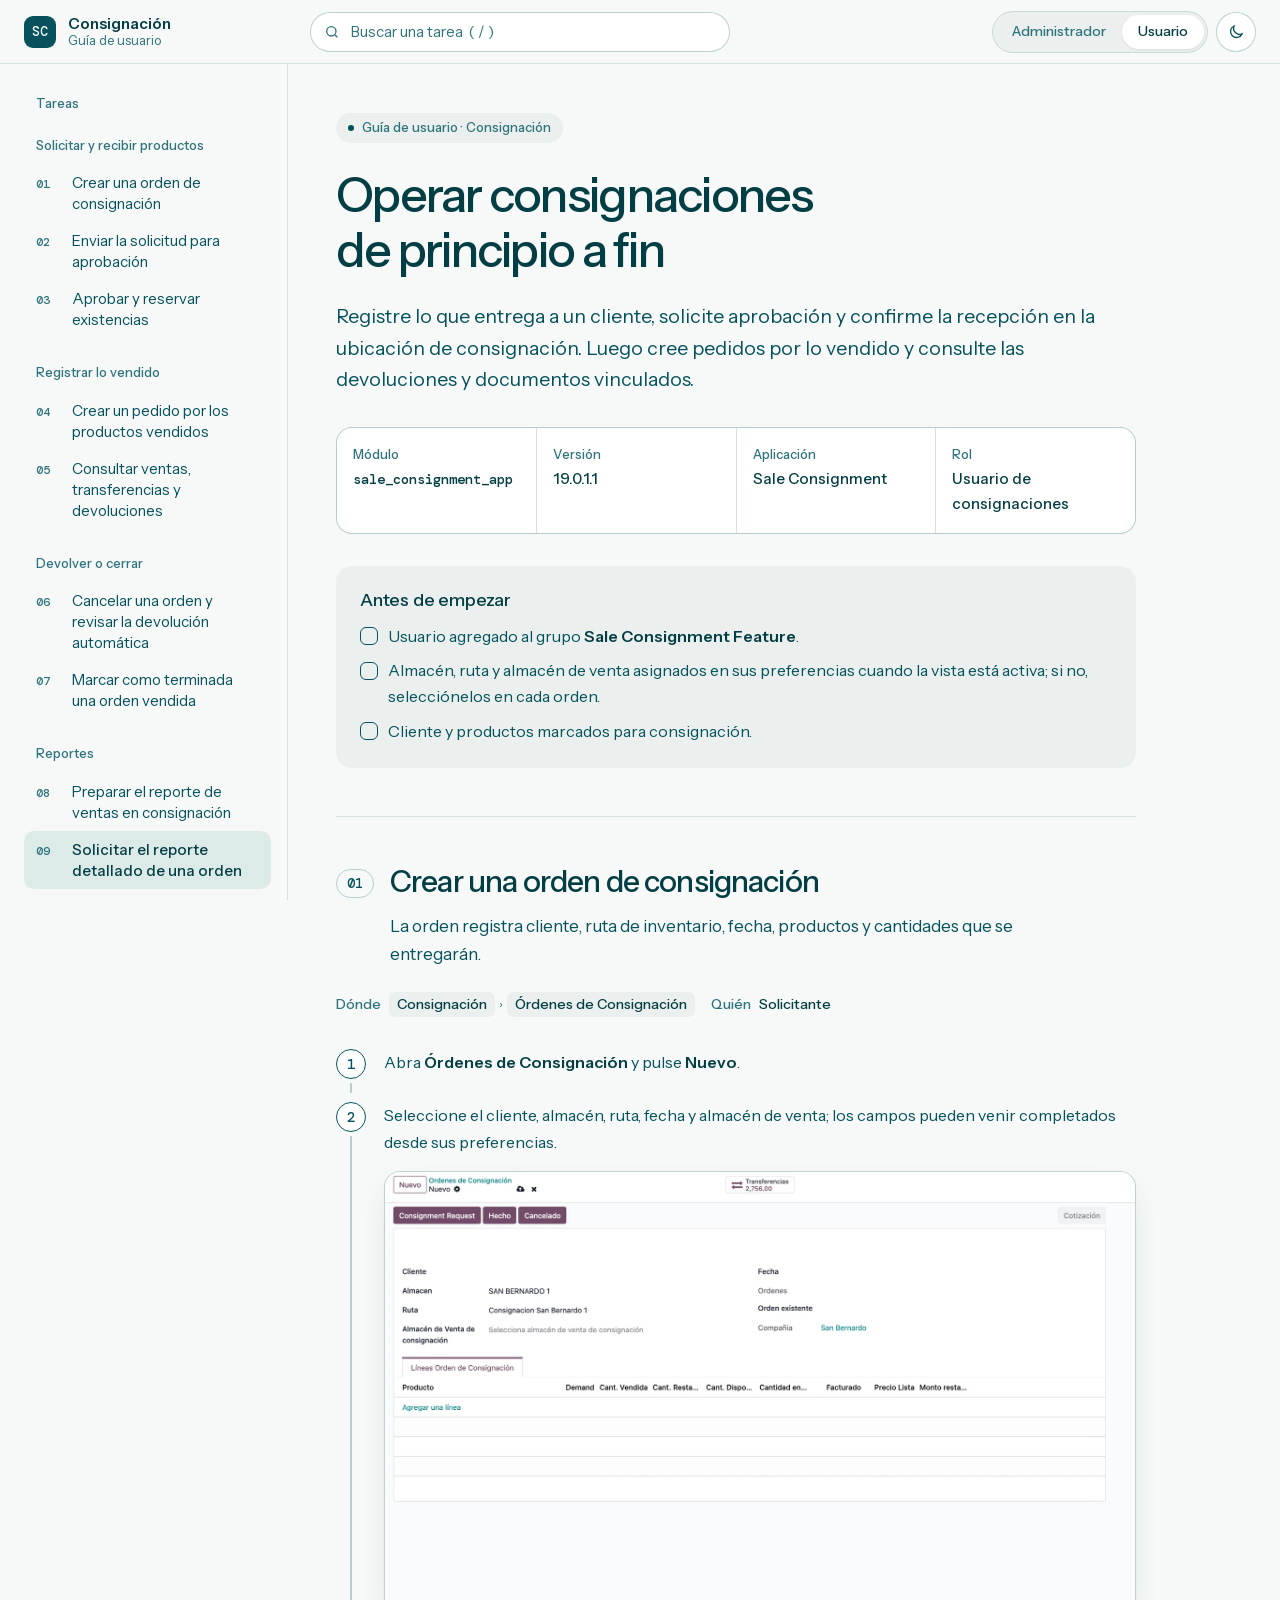
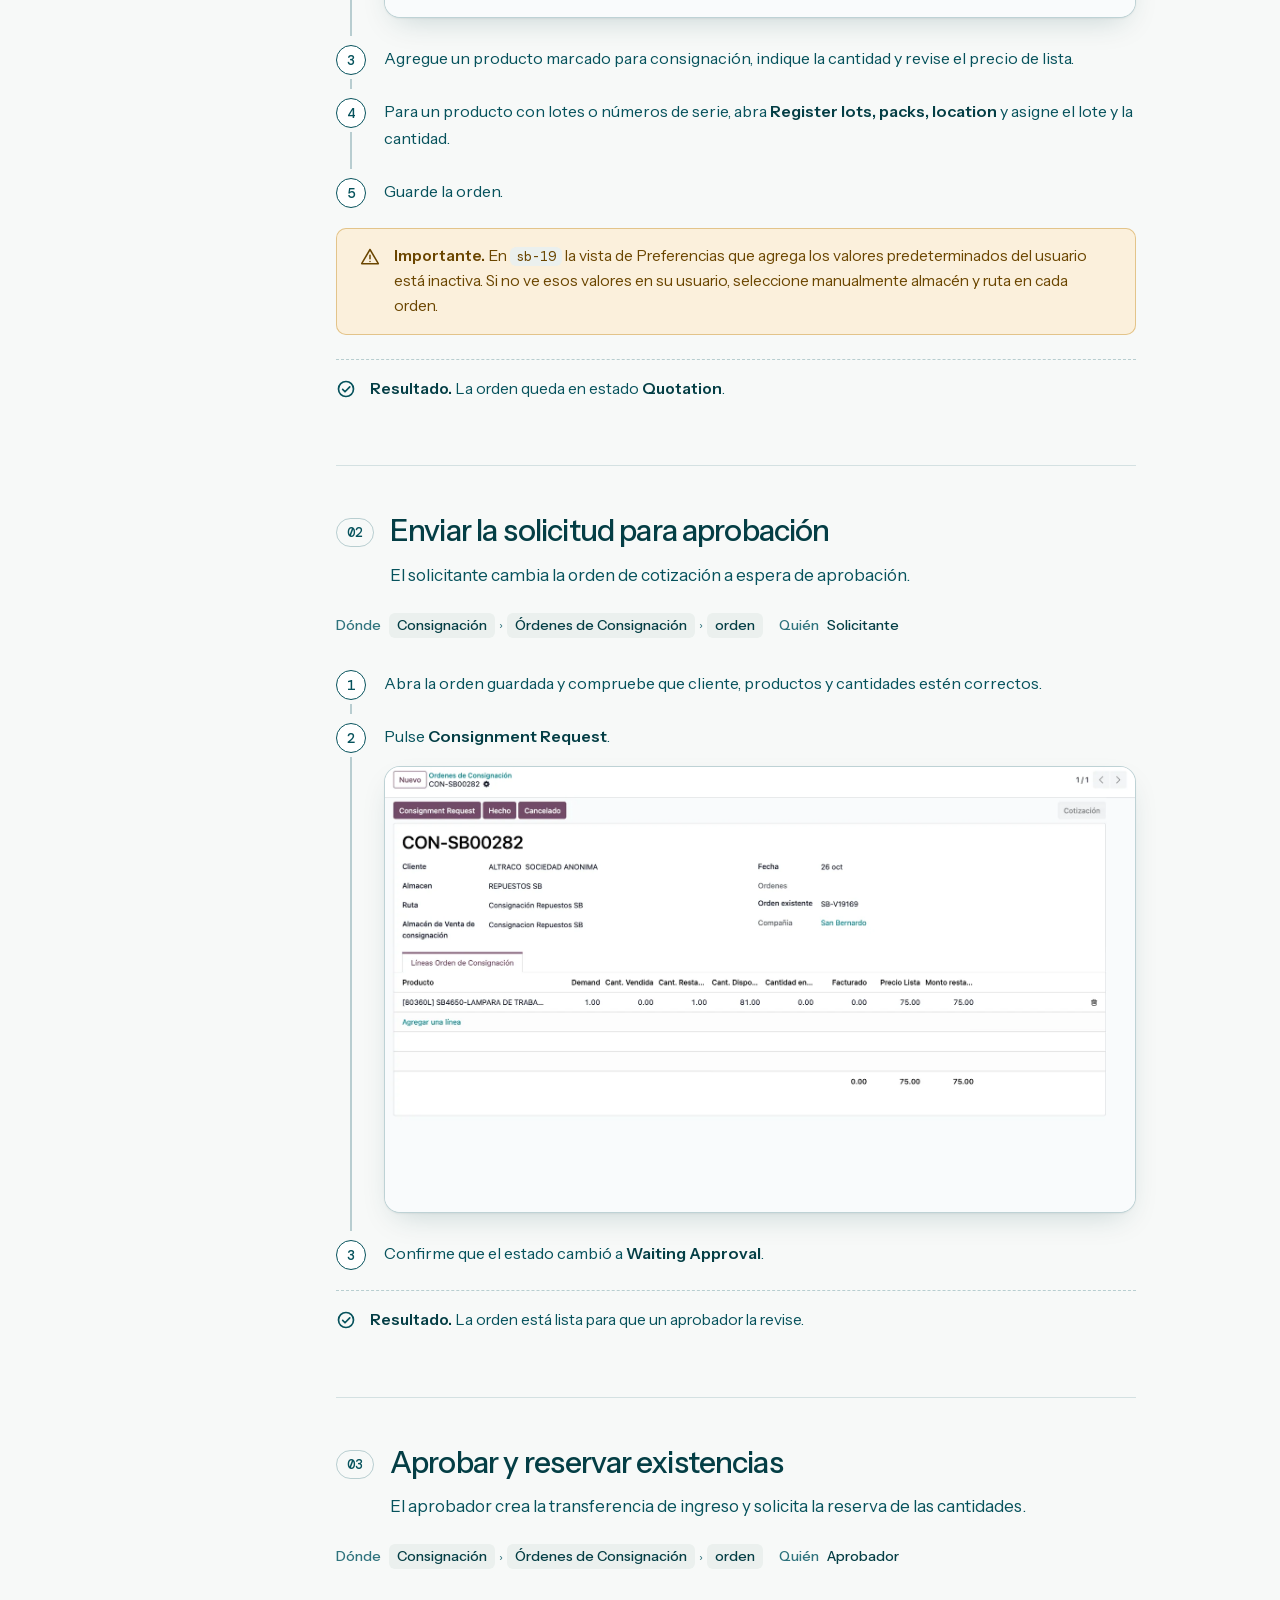
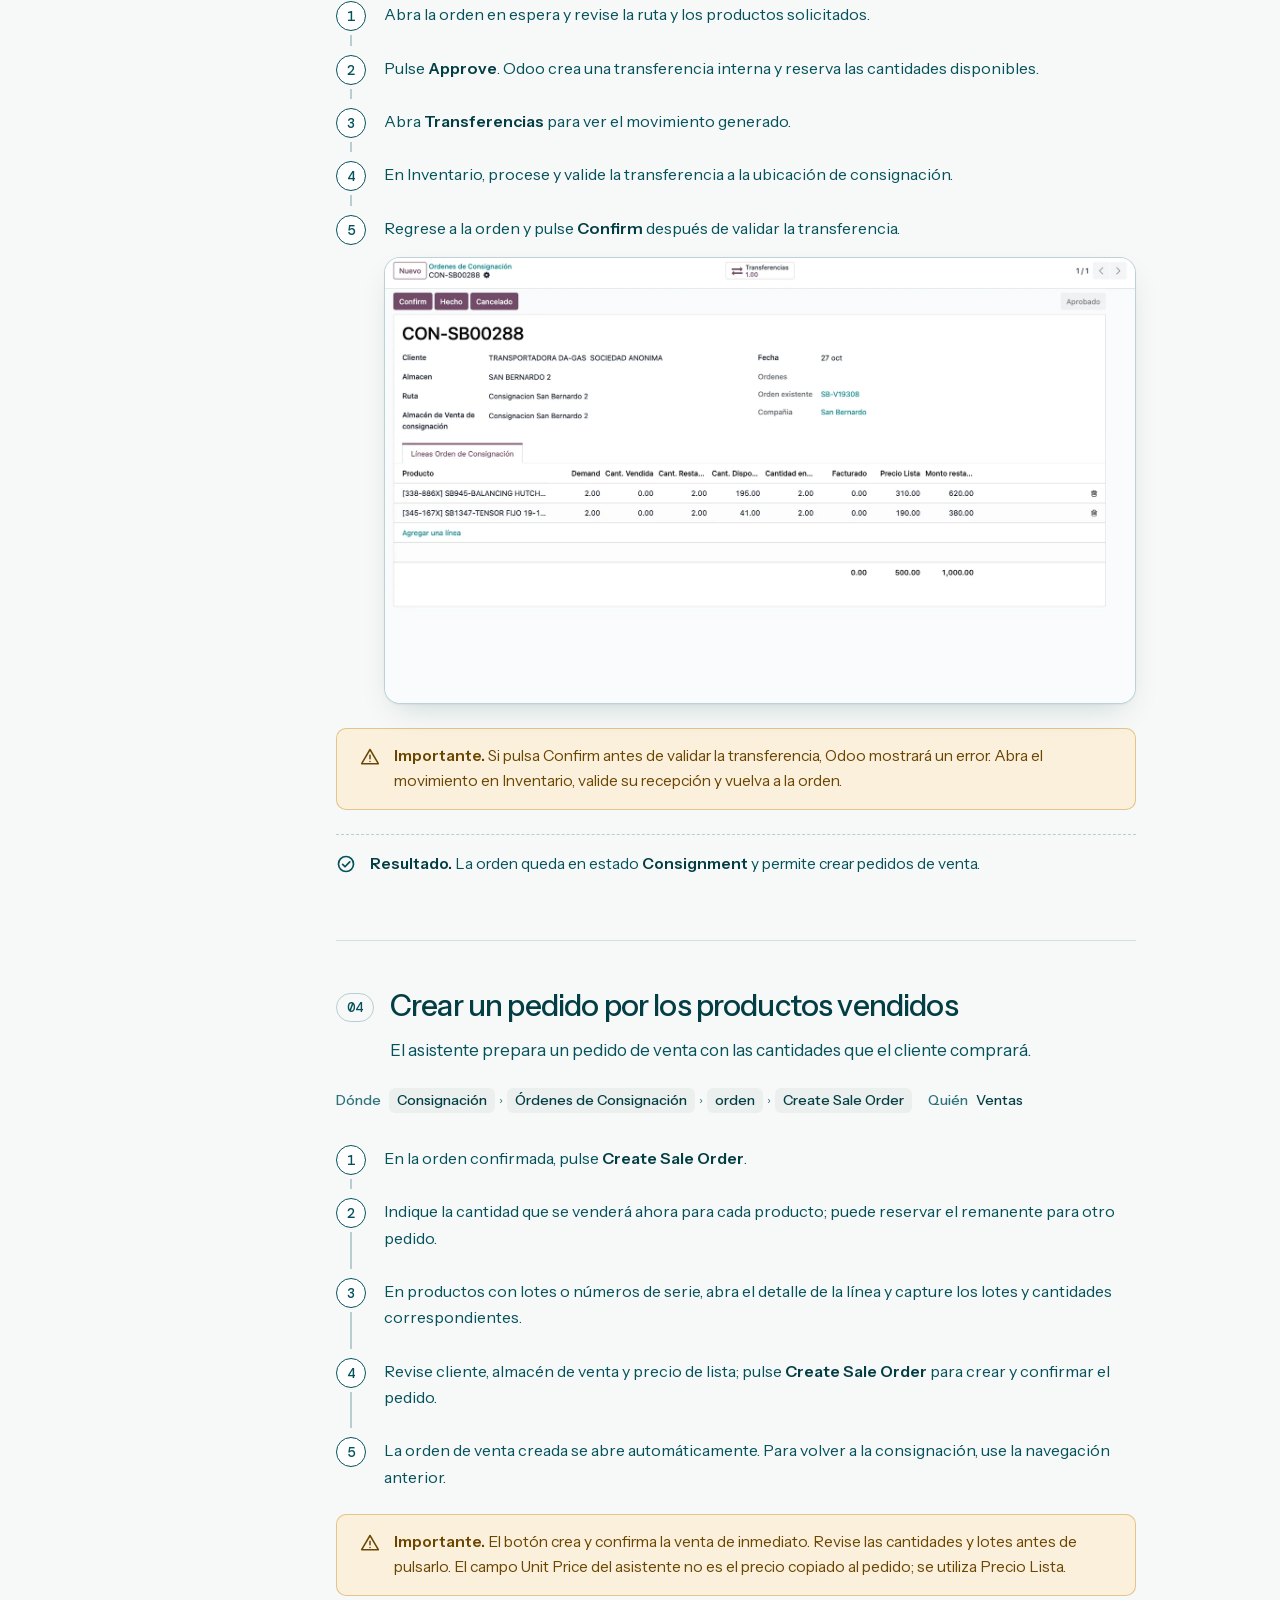
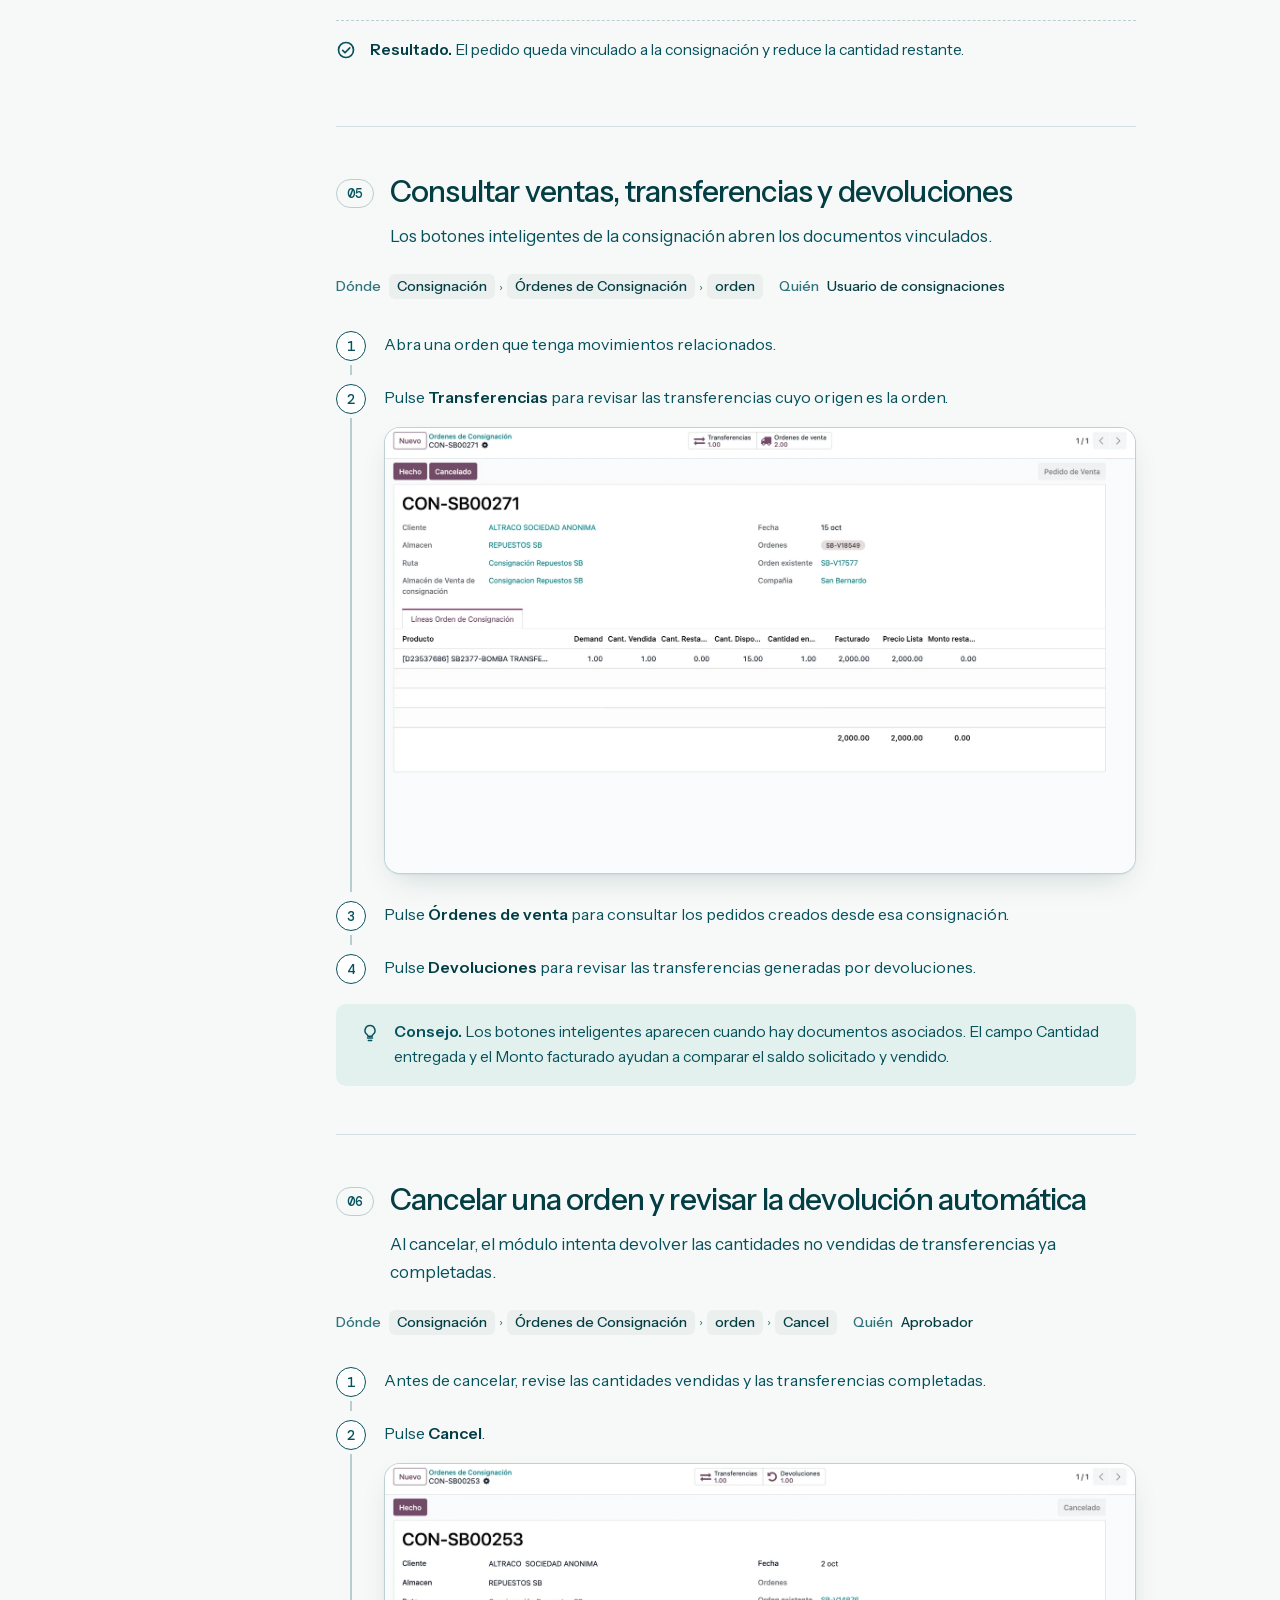
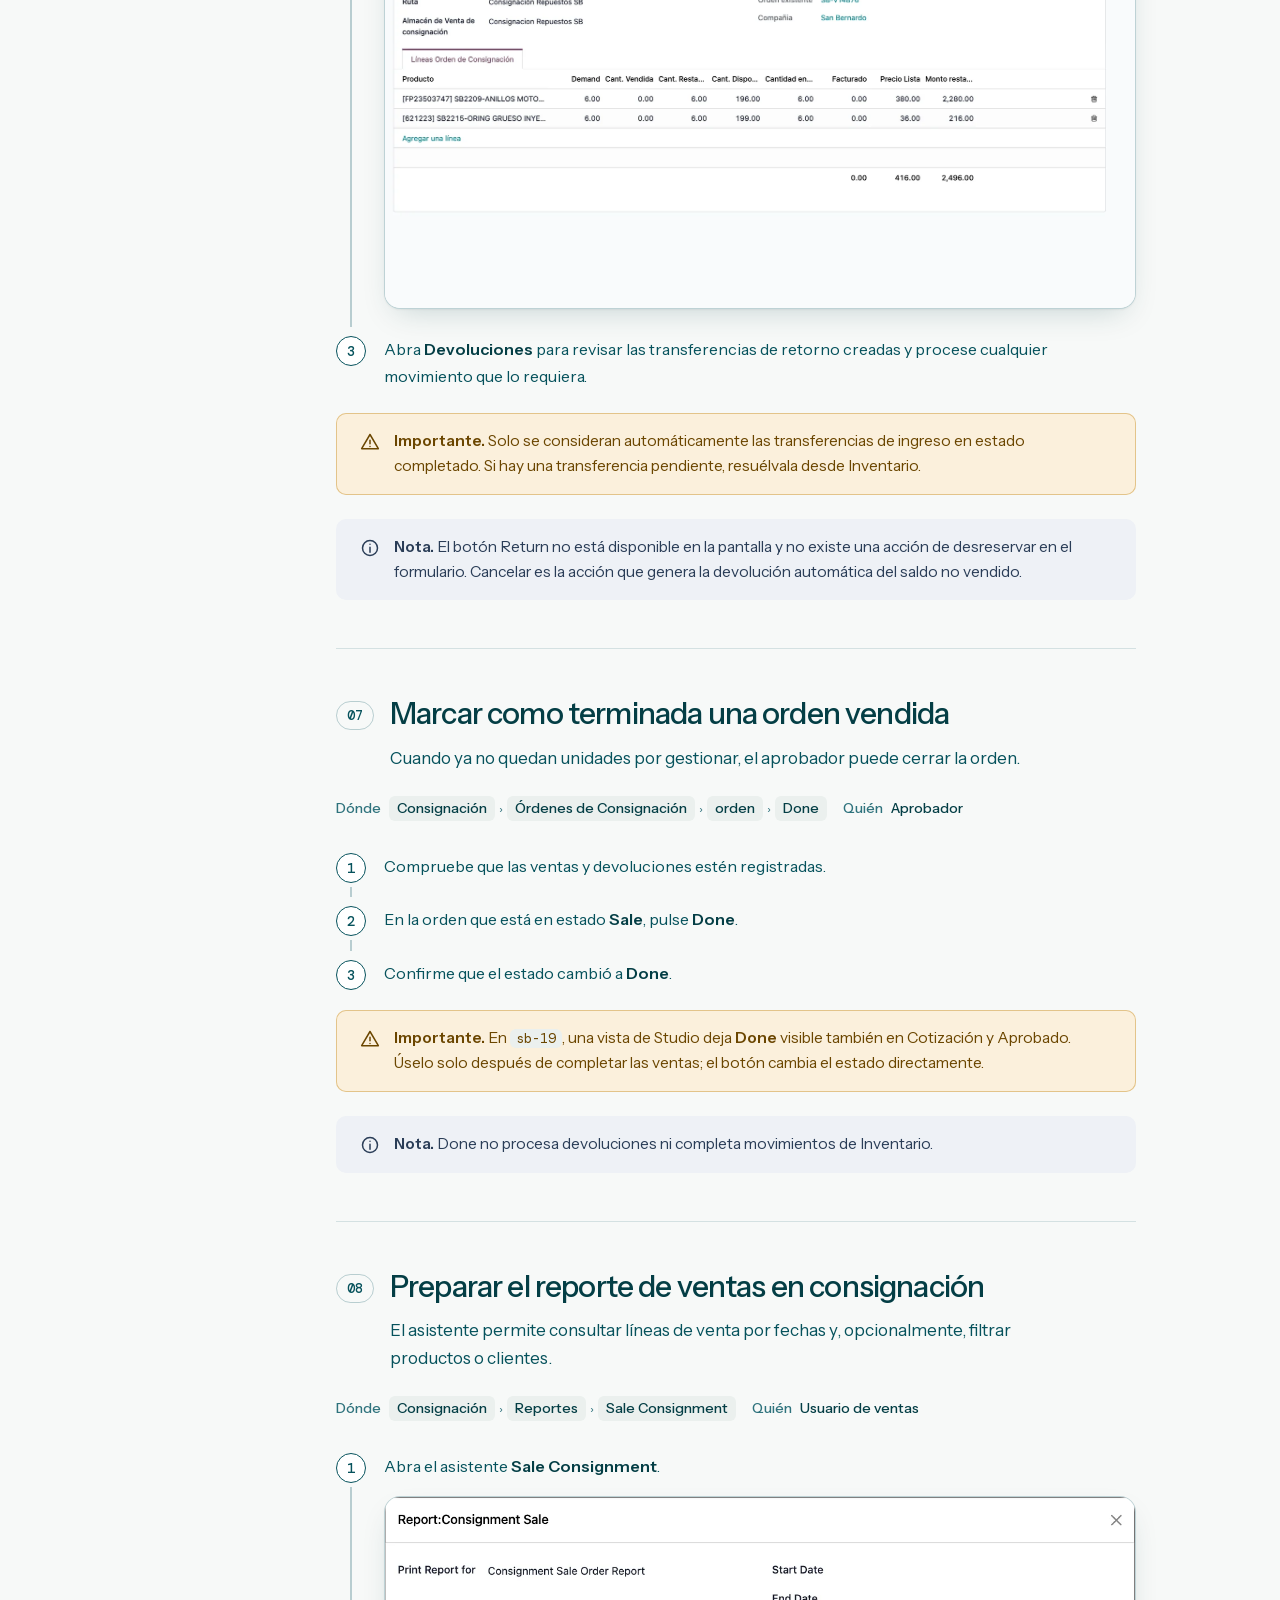
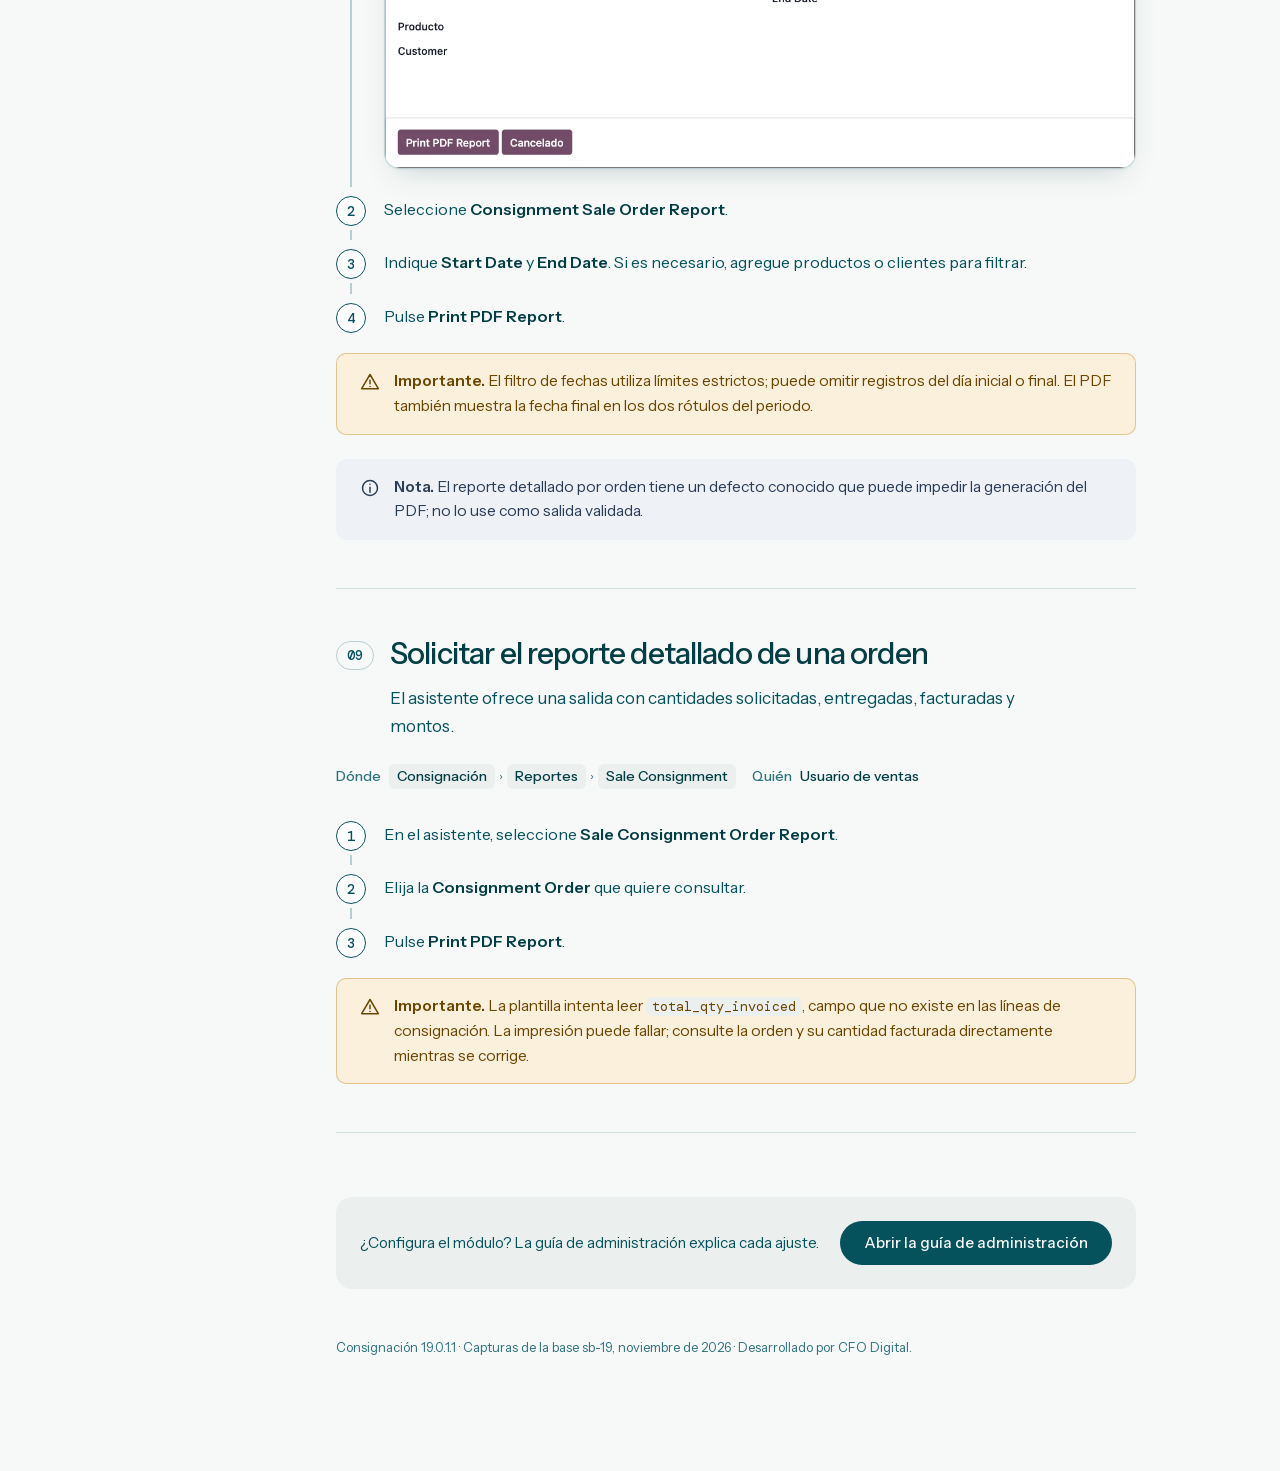
<file: static/guide/user.html>
<!doctype html>
<html lang="es" data-theme="light">
<head>
<meta charset="utf-8">
<meta name="viewport" content="width=device-width, initial-scale=1, viewport-fit=cover">
<title>Guía de usuario · Consignación</title>
<meta name="description" content="Guía de usuario para registrar solicitudes, revisar transferencias, vender productos consignados, cancelar y consultar reportes.">
<meta name="color-scheme" content="light dark">
<meta name="theme-color" content="#f7f9f8" media="(prefers-color-scheme: light)">
<meta name="theme-color" content="#0c1a1c" media="(prefers-color-scheme: dark)">
<link rel="icon" href="../description/icon.png">
<link rel="preload" href="assets/fonts/instrument-sans.woff2" as="font" type="font/woff2" crossorigin>
<link rel="stylesheet" href="assets/guide.css">
<script src="assets/guide.js"></script>
</head>
<body>
<a class="skip-link" href="#contenido">Saltar al contenido</a>
<header class="top">
  <a class="brand" href="#contenido"><span class="mark" aria-hidden="true">SC</span><span class="brand-text"><b>Consignación</b><span>Guía de usuario</span></span></a>
  <div class="top-search"><svg width="16" height="16" viewBox="0 0 24 24" fill="none" stroke="currentColor" stroke-width="2" aria-hidden="true"><circle cx="11" cy="11" r="7"/><path d="m20 20-3.5-3.5"/></svg><input type="search" data-search placeholder="Buscar una tarea  ( / )" aria-label="Buscar una tarea"></div>
  <div class="top-actions">
    <nav class="seg" aria-label="Tipo de guía"><a href="admin.html">Administrador</a><a href="user.html" aria-current="page">Usuario</a></nav>
    <button class="icon-btn" id="theme-toggle" type="button" aria-label="Cambiar a modo oscuro" aria-pressed="false"><svg class="i-moon" width="18" height="18" viewBox="0 0 24 24" fill="none" stroke="currentColor" stroke-width="1.8" aria-hidden="true"><path d="M20 14.5A8 8 0 0 1 9.5 4a8 8 0 1 0 10.5 10.5z"/></svg><svg class="i-sun" width="18" height="18" viewBox="0 0 24 24" fill="none" stroke="currentColor" stroke-width="1.8" aria-hidden="true"><circle cx="12" cy="12" r="4"/><path d="M12 2v2M12 20v2M4.9 4.9l1.4 1.4M17.7 17.7l1.4 1.4M2 12h2M20 12h2M4.9 19.1l1.4-1.4M17.7 6.3l1.4-1.4"/></svg></button>
    <button class="icon-btn toc-btn" id="toc-toggle" type="button" aria-label="Contenido" aria-expanded="false" aria-controls="toc"><svg width="18" height="18" viewBox="0 0 24 24" fill="none" stroke="currentColor" stroke-width="1.8" aria-hidden="true"><path d="M4 7h16M4 12h16M4 17h10"/></svg></button>
  </div>
</header>
<div class="shell">
  <nav class="side" id="toc" aria-label="Contenido de la guía">
    <div class="side-search"><input type="search" data-search placeholder="Buscar una tarea" aria-label="Buscar una tarea"></div>
    <h2>Tareas</h2>
    <p class="side-group">Solicitar y recibir productos</p><ol start="1" style="counter-reset: toc 0"><li><a href="#t-abrir-orden">Crear una orden de consignación</a></li><li><a href="#t-solicitar">Enviar la solicitud para aprobación</a></li><li><a href="#t-aprobar">Aprobar y reservar existencias</a></li></ol><p class="side-group">Registrar lo vendido</p><ol start="4" style="counter-reset: toc 3"><li><a href="#t-crear-venta">Crear un pedido por los productos vendidos</a></li><li><a href="#t-consultar-ventas">Consultar ventas, transferencias y devoluciones</a></li></ol><p class="side-group">Devolver o cerrar</p><ol start="6" style="counter-reset: toc 5"><li><a href="#t-cancelar">Cancelar una orden y revisar la devolución automática</a></li><li><a href="#t-terminar">Marcar como terminada una orden vendida</a></li></ol><p class="side-group">Reportes</p><ol start="8" style="counter-reset: toc 7"><li><a href="#t-reporte-rango">Preparar el reporte de ventas en consignación</a></li><li><a href="#t-reporte-detallado">Solicitar el reporte detallado de una orden</a></li></ol>
    <p class="no-results">Ninguna tarea coincide con la búsqueda.</p>
    <div class="side-foot">Consignación · 19.0.1.1<br>CFO Digital</div>
  </nav>
  <main id="contenido" tabindex="-1">
    <div class="content">
      <header class="intro">
        <span class="eyebrow"><span class="dot" aria-hidden="true"></span>Guía de usuario · Consignación</span>
        <h1>Operar consignaciones de principio a fin</h1>
        <p class="lead">Registre lo que entrega a un cliente, solicite aprobación y confirme la recepción en la ubicación de consignación. Luego cree pedidos por lo vendido y consulte las devoluciones y documentos vinculados.</p>
        <dl class="facts"><div class="fact"><dt>Módulo</dt><dd><code>sale_consignment_app</code></dd></div><div class="fact"><dt>Versión</dt><dd>19.0.1.1</dd></div><div class="fact"><dt>Aplicación</dt><dd>Sale Consignment</dd></div><div class="fact"><dt>Rol</dt><dd>Usuario de consignaciones</dd></div></dl>
        <div class="prereq"><h2>Antes de empezar</h2><ul><li>Usuario agregado al grupo <span class="ui">Sale Consignment Feature</span>.</li><li>Almacén, ruta y almacén de venta asignados en sus preferencias cuando la vista está activa; si no, selecciónelos en cada orden.</li><li>Cliente y productos marcados para consignación.</li></ul></div>
      </header>
      <section class="task" id="t-abrir-orden" aria-labelledby="t-abrir-orden-h"><div class="task-head"><span class="task-num">01</span><div><h2 id="t-abrir-orden-h">Crear una orden de consignación</h2><p class="summary">La orden registra cliente, ruta de inventario, fecha, productos y cantidades que se entregarán.</p></div></div><ul class="meta"><li><span>Dónde</span><span class="path"><b>Consignación</b><i aria-hidden="true">›</i><b>Órdenes de Consignación</b></span></li><li><span>Quién</span><span class="role">Solicitante</span></li></ul><ol class="steps"><li><p>Abra <span class="ui">Órdenes de Consignación</span> y pulse <span class="ui">Nuevo</span>.</p></li><li><p>Seleccione el cliente, almacén, ruta, fecha y almacén de venta; los campos pueden venir completados desde sus preferencias.</p><figure class="shot"><button type="button" aria-label="Ampliar captura: Formulario de orden de consignación nueva"><img src="img/orden-nueva.webp" alt="Formulario de orden de consignación nueva" width="1600" height="949" loading="lazy" decoding="async"></button></figure></li><li><p>Agregue un producto marcado para consignación, indique la cantidad y revise el precio de lista.</p></li><li><p>Para un producto con lotes o números de serie, abra <span class="ui">Register lots, packs, location</span> y asigne el lote y la cantidad.</p></li><li><p>Guarde la orden.</p></li></ol><div class="callout warn" role="note"><svg width="20" height="20" viewBox="0 0 24 24" fill="none" stroke="currentColor" stroke-width="1.8" stroke-linecap="round" stroke-linejoin="round" aria-hidden="true"><path d="M12 3 2 20h20L12 3z"/><path d="M12 10v4M12 17.5v.01"/></svg><div><p><strong>Importante.</strong> En <code>sb-19</code> la vista de Preferencias que agrega los valores predeterminados del usuario está inactiva. Si no ve esos valores en su usuario, seleccione manualmente almacén y ruta en cada orden.</p></div></div><div class="result"><svg width="20" height="20" viewBox="0 0 24 24" fill="none" stroke="currentColor" stroke-width="2" stroke-linecap="round" stroke-linejoin="round" aria-hidden="true"><circle cx="12" cy="12" r="9"/><path d="m8 12.5 2.8 2.8L16.5 9.5"/></svg><p><b>Resultado.</b> La orden queda en estado <span class="ui">Quotation</span>.</p></div></section><section class="task" id="t-solicitar" aria-labelledby="t-solicitar-h"><div class="task-head"><span class="task-num">02</span><div><h2 id="t-solicitar-h">Enviar la solicitud para aprobación</h2><p class="summary">El solicitante cambia la orden de cotización a espera de aprobación.</p></div></div><ul class="meta"><li><span>Dónde</span><span class="path"><b>Consignación</b><i aria-hidden="true">›</i><b>Órdenes de Consignación</b><i aria-hidden="true">›</i><b>orden</b></span></li><li><span>Quién</span><span class="role">Solicitante</span></li></ul><ol class="steps"><li><p>Abra la orden guardada y compruebe que cliente, productos y cantidades estén correctos.</p></li><li><p>Pulse <span class="ui">Consignment Request</span>.</p><figure class="shot"><button type="button" aria-label="Ampliar captura: Orden en estado de cotización con el botón Consignment Request"><img src="img/orden-solicitar.webp" alt="Orden en estado de cotización con el botón Consignment Request" width="1600" height="949" loading="lazy" decoding="async"></button></figure></li><li><p>Confirme que el estado cambió a <span class="ui">Waiting Approval</span>.</p></li></ol><div class="result"><svg width="20" height="20" viewBox="0 0 24 24" fill="none" stroke="currentColor" stroke-width="2" stroke-linecap="round" stroke-linejoin="round" aria-hidden="true"><circle cx="12" cy="12" r="9"/><path d="m8 12.5 2.8 2.8L16.5 9.5"/></svg><p><b>Resultado.</b> La orden está lista para que un aprobador la revise.</p></div></section><section class="task" id="t-aprobar" aria-labelledby="t-aprobar-h"><div class="task-head"><span class="task-num">03</span><div><h2 id="t-aprobar-h">Aprobar y reservar existencias</h2><p class="summary">El aprobador crea la transferencia de ingreso y solicita la reserva de las cantidades.</p></div></div><ul class="meta"><li><span>Dónde</span><span class="path"><b>Consignación</b><i aria-hidden="true">›</i><b>Órdenes de Consignación</b><i aria-hidden="true">›</i><b>orden</b></span></li><li><span>Quién</span><span class="role">Aprobador</span></li></ul><ol class="steps"><li><p>Abra la orden en espera y revise la ruta y los productos solicitados.</p></li><li><p>Pulse <span class="ui">Approve</span>. Odoo crea una transferencia interna y reserva las cantidades disponibles.</p></li><li><p>Abra <span class="ui">Transferencias</span> para ver el movimiento generado.</p></li><li><p>En Inventario, procese y valide la transferencia a la ubicación de consignación.</p></li><li><p>Regrese a la orden y pulse <span class="ui">Confirm</span> después de validar la transferencia.</p><figure class="shot"><button type="button" aria-label="Ampliar captura: Orden aprobada con transferencia validada y el botón Confirm"><img src="img/orden-confirmar.webp" alt="Orden aprobada con transferencia validada y el botón Confirm" width="1600" height="949" loading="lazy" decoding="async"></button></figure></li></ol><div class="callout warn" role="note"><svg width="20" height="20" viewBox="0 0 24 24" fill="none" stroke="currentColor" stroke-width="1.8" stroke-linecap="round" stroke-linejoin="round" aria-hidden="true"><path d="M12 3 2 20h20L12 3z"/><path d="M12 10v4M12 17.5v.01"/></svg><div><p><strong>Importante.</strong> Si pulsa Confirm antes de validar la transferencia, Odoo mostrará un error. Abra el movimiento en Inventario, valide su recepción y vuelva a la orden.</p></div></div><div class="result"><svg width="20" height="20" viewBox="0 0 24 24" fill="none" stroke="currentColor" stroke-width="2" stroke-linecap="round" stroke-linejoin="round" aria-hidden="true"><circle cx="12" cy="12" r="9"/><path d="m8 12.5 2.8 2.8L16.5 9.5"/></svg><p><b>Resultado.</b> La orden queda en estado <span class="ui">Consignment</span> y permite crear pedidos de venta.</p></div></section><section class="task" id="t-crear-venta" aria-labelledby="t-crear-venta-h"><div class="task-head"><span class="task-num">04</span><div><h2 id="t-crear-venta-h">Crear un pedido por los productos vendidos</h2><p class="summary">El asistente prepara un pedido de venta con las cantidades que el cliente comprará.</p></div></div><ul class="meta"><li><span>Dónde</span><span class="path"><b>Consignación</b><i aria-hidden="true">›</i><b>Órdenes de Consignación</b><i aria-hidden="true">›</i><b>orden</b><i aria-hidden="true">›</i><b>Create Sale Order</b></span></li><li><span>Quién</span><span class="role">Ventas</span></li></ul><ol class="steps"><li><p>En la orden confirmada, pulse <span class="ui">Create Sale Order</span>.</p></li><li><p>Indique la cantidad que se venderá ahora para cada producto; puede reservar el remanente para otro pedido.</p></li><li><p>En productos con lotes o números de serie, abra el detalle de la línea y capture los lotes y cantidades correspondientes.</p></li><li><p>Revise cliente, almacén de venta y precio de lista; pulse <span class="ui">Create Sale Order</span> para crear y confirmar el pedido.</p></li><li><p>La orden de venta creada se abre automáticamente. Para volver a la consignación, use la navegación anterior.</p></li></ol><div class="callout warn" role="note"><svg width="20" height="20" viewBox="0 0 24 24" fill="none" stroke="currentColor" stroke-width="1.8" stroke-linecap="round" stroke-linejoin="round" aria-hidden="true"><path d="M12 3 2 20h20L12 3z"/><path d="M12 10v4M12 17.5v.01"/></svg><div><p><strong>Importante.</strong> El botón crea y confirma la venta de inmediato. Revise las cantidades y lotes antes de pulsarlo. El campo Unit Price del asistente no es el precio copiado al pedido; se utiliza Precio Lista.</p></div></div><div class="result"><svg width="20" height="20" viewBox="0 0 24 24" fill="none" stroke="currentColor" stroke-width="2" stroke-linecap="round" stroke-linejoin="round" aria-hidden="true"><circle cx="12" cy="12" r="9"/><path d="m8 12.5 2.8 2.8L16.5 9.5"/></svg><p><b>Resultado.</b> El pedido queda vinculado a la consignación y reduce la cantidad restante.</p></div></section><section class="task" id="t-consultar-ventas" aria-labelledby="t-consultar-ventas-h"><div class="task-head"><span class="task-num">05</span><div><h2 id="t-consultar-ventas-h">Consultar ventas, transferencias y devoluciones</h2><p class="summary">Los botones inteligentes de la consignación abren los documentos vinculados.</p></div></div><ul class="meta"><li><span>Dónde</span><span class="path"><b>Consignación</b><i aria-hidden="true">›</i><b>Órdenes de Consignación</b><i aria-hidden="true">›</i><b>orden</b></span></li><li><span>Quién</span><span class="role">Usuario de consignaciones</span></li></ul><ol class="steps"><li><p>Abra una orden que tenga movimientos relacionados.</p></li><li><p>Pulse <span class="ui">Transferencias</span> para revisar las transferencias cuyo origen es la orden.</p><figure class="shot"><button type="button" aria-label="Ampliar captura: Orden de venta en consignación con botones inteligentes de documentos relacionados"><img src="img/orden-venta.webp" alt="Orden de venta en consignación con botones inteligentes de documentos relacionados" width="1600" height="949" loading="lazy" decoding="async"></button></figure></li><li><p>Pulse <span class="ui">Órdenes de venta</span> para consultar los pedidos creados desde esa consignación.</p></li><li><p>Pulse <span class="ui">Devoluciones</span> para revisar las transferencias generadas por devoluciones.</p></li></ol><div class="callout tip" role="note"><svg width="20" height="20" viewBox="0 0 24 24" fill="none" stroke="currentColor" stroke-width="1.8" stroke-linecap="round" stroke-linejoin="round" aria-hidden="true"><path d="M9 18h6M10 21h4M12 3a6 6 0 0 0-3.6 10.8c.6.5 1 1.2 1 2V16h5.2v-.2c0-.8.4-1.5 1-2A6 6 0 0 0 12 3z"/></svg><div><p><strong>Consejo.</strong> Los botones inteligentes aparecen cuando hay documentos asociados. El campo Cantidad entregada y el Monto facturado ayudan a comparar el saldo solicitado y vendido.</p></div></div></section><section class="task" id="t-cancelar" aria-labelledby="t-cancelar-h"><div class="task-head"><span class="task-num">06</span><div><h2 id="t-cancelar-h">Cancelar una orden y revisar la devolución automática</h2><p class="summary">Al cancelar, el módulo intenta devolver las cantidades no vendidas de transferencias ya completadas.</p></div></div><ul class="meta"><li><span>Dónde</span><span class="path"><b>Consignación</b><i aria-hidden="true">›</i><b>Órdenes de Consignación</b><i aria-hidden="true">›</i><b>orden</b><i aria-hidden="true">›</i><b>Cancel</b></span></li><li><span>Quién</span><span class="role">Aprobador</span></li></ul><ol class="steps"><li><p>Antes de cancelar, revise las cantidades vendidas y las transferencias completadas.</p></li><li><p>Pulse <span class="ui">Cancel</span>.</p><figure class="shot"><button type="button" aria-label="Ampliar captura: Orden cancelada con documentos relacionados visibles"><img src="img/orden-cancelada.webp" alt="Orden cancelada con documentos relacionados visibles" width="1600" height="949" loading="lazy" decoding="async"></button></figure></li><li><p>Abra <span class="ui">Devoluciones</span> para revisar las transferencias de retorno creadas y procese cualquier movimiento que lo requiera.</p></li></ol><div class="callout warn" role="note"><svg width="20" height="20" viewBox="0 0 24 24" fill="none" stroke="currentColor" stroke-width="1.8" stroke-linecap="round" stroke-linejoin="round" aria-hidden="true"><path d="M12 3 2 20h20L12 3z"/><path d="M12 10v4M12 17.5v.01"/></svg><div><p><strong>Importante.</strong> Solo se consideran automáticamente las transferencias de ingreso en estado completado. Si hay una transferencia pendiente, resuélvala desde Inventario.</p></div></div><div class="callout note" role="note"><svg width="20" height="20" viewBox="0 0 24 24" fill="none" stroke="currentColor" stroke-width="1.8" stroke-linecap="round" stroke-linejoin="round" aria-hidden="true"><circle cx="12" cy="12" r="9"/><path d="M12 11v6M12 7.5v.01"/></svg><div><p><strong>Nota.</strong> El botón Return no está disponible en la pantalla y no existe una acción de desreservar en el formulario. Cancelar es la acción que genera la devolución automática del saldo no vendido.</p></div></div></section><section class="task" id="t-terminar" aria-labelledby="t-terminar-h"><div class="task-head"><span class="task-num">07</span><div><h2 id="t-terminar-h">Marcar como terminada una orden vendida</h2><p class="summary">Cuando ya no quedan unidades por gestionar, el aprobador puede cerrar la orden.</p></div></div><ul class="meta"><li><span>Dónde</span><span class="path"><b>Consignación</b><i aria-hidden="true">›</i><b>Órdenes de Consignación</b><i aria-hidden="true">›</i><b>orden</b><i aria-hidden="true">›</i><b>Done</b></span></li><li><span>Quién</span><span class="role">Aprobador</span></li></ul><ol class="steps"><li><p>Compruebe que las ventas y devoluciones estén registradas.</p></li><li><p>En la orden que está en estado <span class="ui">Sale</span>, pulse <span class="ui">Done</span>.</p></li><li><p>Confirme que el estado cambió a <span class="ui">Done</span>.</p></li></ol><div class="callout warn" role="note"><svg width="20" height="20" viewBox="0 0 24 24" fill="none" stroke="currentColor" stroke-width="1.8" stroke-linecap="round" stroke-linejoin="round" aria-hidden="true"><path d="M12 3 2 20h20L12 3z"/><path d="M12 10v4M12 17.5v.01"/></svg><div><p><strong>Importante.</strong> En <code>sb-19</code>, una vista de Studio deja <span class="ui">Done</span> visible también en Cotización y Aprobado. Úselo solo después de completar las ventas; el botón cambia el estado directamente.</p></div></div><div class="callout note" role="note"><svg width="20" height="20" viewBox="0 0 24 24" fill="none" stroke="currentColor" stroke-width="1.8" stroke-linecap="round" stroke-linejoin="round" aria-hidden="true"><circle cx="12" cy="12" r="9"/><path d="M12 11v6M12 7.5v.01"/></svg><div><p><strong>Nota.</strong> Done no procesa devoluciones ni completa movimientos de Inventario.</p></div></div></section><section class="task" id="t-reporte-rango" aria-labelledby="t-reporte-rango-h"><div class="task-head"><span class="task-num">08</span><div><h2 id="t-reporte-rango-h">Preparar el reporte de ventas en consignación</h2><p class="summary">El asistente permite consultar líneas de venta por fechas y, opcionalmente, filtrar productos o clientes.</p></div></div><ul class="meta"><li><span>Dónde</span><span class="path"><b>Consignación</b><i aria-hidden="true">›</i><b>Reportes</b><i aria-hidden="true">›</i><b>Sale Consignment</b></span></li><li><span>Quién</span><span class="role">Usuario de ventas</span></li></ul><ol class="steps"><li><p>Abra el asistente <span class="ui">Sale Consignment</span>.</p><figure class="shot"><button type="button" aria-label="Ampliar captura: Asistente de reportes de venta en consignación"><img src="img/reporte-asistente.webp" alt="Asistente de reportes de venta en consignación" width="1225" height="443" loading="lazy" decoding="async"></button></figure></li><li><p>Seleccione <span class="ui">Consignment Sale Order Report</span>.</p></li><li><p>Indique <span class="ui">Start Date</span> y <span class="ui">End Date</span>. Si es necesario, agregue productos o clientes para filtrar.</p></li><li><p>Pulse <span class="ui">Print PDF Report</span>.</p></li></ol><div class="callout warn" role="note"><svg width="20" height="20" viewBox="0 0 24 24" fill="none" stroke="currentColor" stroke-width="1.8" stroke-linecap="round" stroke-linejoin="round" aria-hidden="true"><path d="M12 3 2 20h20L12 3z"/><path d="M12 10v4M12 17.5v.01"/></svg><div><p><strong>Importante.</strong> El filtro de fechas utiliza límites estrictos; puede omitir registros del día inicial o final. El PDF también muestra la fecha final en los dos rótulos del periodo.</p></div></div><div class="callout note" role="note"><svg width="20" height="20" viewBox="0 0 24 24" fill="none" stroke="currentColor" stroke-width="1.8" stroke-linecap="round" stroke-linejoin="round" aria-hidden="true"><circle cx="12" cy="12" r="9"/><path d="M12 11v6M12 7.5v.01"/></svg><div><p><strong>Nota.</strong> El reporte detallado por orden tiene un defecto conocido que puede impedir la generación del PDF; no lo use como salida validada.</p></div></div></section><section class="task" id="t-reporte-detallado" aria-labelledby="t-reporte-detallado-h"><div class="task-head"><span class="task-num">09</span><div><h2 id="t-reporte-detallado-h">Solicitar el reporte detallado de una orden</h2><p class="summary">El asistente ofrece una salida con cantidades solicitadas, entregadas, facturadas y montos.</p></div></div><ul class="meta"><li><span>Dónde</span><span class="path"><b>Consignación</b><i aria-hidden="true">›</i><b>Reportes</b><i aria-hidden="true">›</i><b>Sale Consignment</b></span></li><li><span>Quién</span><span class="role">Usuario de ventas</span></li></ul><ol class="steps"><li><p>En el asistente, seleccione <span class="ui">Sale Consignment Order Report</span>.</p></li><li><p>Elija la <span class="ui">Consignment Order</span> que quiere consultar.</p></li><li><p>Pulse <span class="ui">Print PDF Report</span>.</p></li></ol><div class="callout warn" role="note"><svg width="20" height="20" viewBox="0 0 24 24" fill="none" stroke="currentColor" stroke-width="1.8" stroke-linecap="round" stroke-linejoin="round" aria-hidden="true"><path d="M12 3 2 20h20L12 3z"/><path d="M12 10v4M12 17.5v.01"/></svg><div><p><strong>Importante.</strong> La plantilla intenta leer <code>total_qty_invoiced</code>, campo que no existe en las líneas de consignación. La impresión puede fallar; consulte la orden y su cantidad facturada directamente mientras se corrige.</p></div></div></section>
      <div class="end"><p>¿Configura el módulo? La guía de administración explica cada ajuste.</p><a class="btn" href="admin.html">Abrir la guía de administración</a></div>
      <p class="foot">Consignación 19.0.1.1 · Capturas de la base sb-19, noviembre de 2026 · Desarrollado por CFO Digital.</p>
    </div>
  </main>
</div>
<div class="lightbox" id="lightbox" role="dialog" aria-modal="true" aria-label="Captura ampliada" aria-hidden="true"><img alt=""><button class="icon-btn" type="button" aria-label="Cerrar"><svg width="18" height="18" viewBox="0 0 24 24" fill="none" stroke="currentColor" stroke-width="2" aria-hidden="true"><path d="M6 6l12 12M18 6 6 18"/></svg></button></div>
</body>
</html>
</file>
<file: static/guide/assets/guide.css>
/* Guías funcionales CFO Digital: palette teal-on-paper, Instrument Sans + DM Mono, radius soft. */
@font-face { font-family: "Instrument Sans"; font-weight: 400 700; font-style: normal; font-display: swap; src: url("fonts/instrument-sans.woff2") format("woff2"); }
@font-face { font-family: "DM Mono"; font-weight: 400; font-style: normal; font-display: swap; src: url("fonts/dmmono-400.woff2") format("woff2"); }
@font-face { font-family: "DM Mono"; font-weight: 500; font-style: normal; font-display: swap; src: url("fonts/dmmono-500.woff2") format("woff2"); }

:root {
  --s-1: 4px; --s-2: 8px; --s-3: 12px; --s-4: 16px; --s-5: 24px; --s-6: 32px; --s-7: 48px; --s-8: 64px; --s-9: 96px;
  --r-1: 6px; --r-2: 10px; --r-3: 16px; --r-pill: 999px;
  --font-text: "Instrument Sans", system-ui, -apple-system, "Segoe UI", sans-serif;
  --font-mono: "DM Mono", ui-monospace, "SFMono-Regular", Menlo, Consolas, monospace;
  --ease: cubic-bezier(.2, .7, .2, 1);
  --top: 64px;
  --side: 288px;

  --bg: #f7f9f8; --surface: #ebf0ee; --raise: #ffffff;
  --ink: #06525c; --ink-strong: #043e45; --muted: #2f737d;
  --line: rgba(6, 82, 92, .14); --line-strong: rgba(6, 82, 92, .26);
  --action: #06525c; --action-ink: #f7f9f8; --action-hover: #043e45;
  --tint: #dcebe8;
  --tip-bg: #e3f1ee; --tip-ink: #06525c;
  --warn-bg: #fbf0dc; --warn-ink: #6b4600; --warn-line: #e3c48a;
  --note-bg: #eef1f6; --note-ink: #2a3d57;
  --shot-shadow: 0 1px 2px rgba(4, 62, 69, .06), 0 12px 32px -12px rgba(4, 62, 69, .22);
  color-scheme: light;
}
html[data-theme="dark"] {
  --bg: #0c1a1c; --surface: #12272a; --raise: #163033;
  --ink: #e2efee; --ink-strong: #ffffff; --muted: #9dbcbd;
  --line: rgba(226, 239, 238, .12); --line-strong: rgba(226, 239, 238, .24);
  --action: #6fd0ca; --action-ink: #062a2d; --action-hover: #95e0db;
  --tint: #1b3a3c;
  --tip-bg: #133436; --tip-ink: #bfe6e2;
  --warn-bg: #3a2c12; --warn-ink: #f6dca6; --warn-line: #7a5a20;
  --note-bg: #1a2638; --note-ink: #cfdcf0;
  --shot-shadow: 0 1px 2px rgba(0, 0, 0, .4), 0 16px 40px -16px rgba(0, 0, 0, .7);
  color-scheme: dark;
}

*, *::before, *::after { box-sizing: border-box; }
html, body { margin: 0; }
html { scroll-padding-top: calc(var(--top) + var(--s-5)); -webkit-text-size-adjust: 100%; }
body {
  background: var(--bg); color: var(--ink);
  font: 400 16px/1.65 var(--font-text);
  -webkit-font-smoothing: antialiased; text-rendering: optimizeLegibility;
  transition: background-color .2s var(--ease), color .2s var(--ease);
}
img { max-width: 100%; height: auto; display: block; }
a { color: var(--action); text-decoration: none; background: linear-gradient(currentColor, currentColor) 0 100% / 0 1px no-repeat; transition: background-size .25s var(--ease), color .2s; }
a:hover { background-size: 100% 1px; }
:focus-visible { outline: 2px solid var(--action); outline-offset: 2px; border-radius: 4px; }
h1, h2, h3 { color: var(--ink-strong); font-weight: 500; letter-spacing: -.028em; line-height: 1.15; margin: 0; text-wrap: balance; overflow-wrap: break-word; }
p { margin: 0 0 var(--s-4); }
code, kbd { font-family: var(--font-mono); font-size: .875em; }
code { background: var(--surface); padding: 1px 6px; border-radius: var(--r-1); overflow-wrap: anywhere; }

.skip-link { position: absolute; left: var(--s-4); top: -100px; z-index: 50; background: var(--action); color: var(--action-ink); padding: var(--s-2) var(--s-4); border-radius: var(--r-2); }
.skip-link:focus { top: var(--s-3); }

/* Header */
.top {
  position: sticky; top: 0; z-index: 30; height: var(--top);
  display: flex; align-items: center; gap: var(--s-4); padding: 0 var(--s-5);
  background: color-mix(in srgb, var(--bg) 86%, transparent);
  backdrop-filter: saturate(1.4) blur(14px); -webkit-backdrop-filter: saturate(1.4) blur(14px);
  border-bottom: 1px solid var(--line);
}
.brand { display: flex; align-items: center; gap: var(--s-3); min-width: 0; color: var(--ink-strong); background: none; }
.brand:hover { background: none; }
.mark { flex: none; width: 32px; height: 32px; border-radius: 9px; display: grid; place-items: center; background: var(--action); color: var(--action-ink); font: 500 13px/1 var(--font-mono); letter-spacing: -.02em; }
.brand-text { display: flex; flex-direction: column; min-width: 0; line-height: 1.2; }
.brand-text b { font-weight: 600; font-size: 15px; white-space: nowrap; overflow: hidden; text-overflow: ellipsis; }
.brand-text span { font-size: 13px; color: var(--muted); white-space: nowrap; }
.top-search { flex: 1; max-width: 420px; margin-inline: auto; position: relative; }
.top-search input {
  width: 100%; height: 40px; border-radius: var(--r-pill); border: 1px solid var(--line-strong);
  background: var(--raise); color: var(--ink); font: inherit; font-size: 15px; padding: 0 var(--s-4) 0 40px;
  transition: border-color .2s, box-shadow .2s;
}
.top-search input::placeholder { color: var(--muted); }
.top-search input:focus { outline: none; border-color: var(--action); box-shadow: 0 0 0 3px color-mix(in srgb, var(--action) 22%, transparent); }
.top-search svg { position: absolute; left: 14px; top: 50%; transform: translateY(-50%); color: var(--muted); pointer-events: none; }
.top-actions { display: flex; align-items: center; gap: var(--s-2); margin-left: auto; }
.seg { display: inline-flex; padding: 3px; border-radius: var(--r-pill); background: var(--surface); border: 1px solid var(--line); }
.seg a { padding: 0 var(--s-4); height: 34px; display: inline-flex; align-items: center; border-radius: var(--r-pill); color: var(--muted); font-size: 14px; font-weight: 500; background: none; transition: background-color .2s, color .2s; }
.seg a:hover { color: var(--ink-strong); background: color-mix(in srgb, var(--raise) 60%, transparent); }
.seg a[aria-current="page"] { background: var(--raise); color: var(--ink-strong); box-shadow: 0 1px 2px rgba(0,0,0,.08); }
.icon-btn {
  width: 40px; height: 40px; border-radius: var(--r-pill); border: 1px solid var(--line-strong); background: var(--raise);
  color: var(--ink); display: inline-grid; place-items: center; cursor: pointer;
  transition: transform .15s var(--ease), border-color .2s, background-color .2s;
}
.icon-btn:hover { border-color: var(--action); transform: translateY(-1px); }
.icon-btn:active { transform: translateY(0) scale(.96); }
.icon-btn .i-sun { display: none; }
html[data-theme="dark"] .icon-btn .i-sun { display: block; }
html[data-theme="dark"] .icon-btn .i-moon { display: none; }
.toc-btn { display: none; }

/* Shell */
.shell { display: grid; grid-template-columns: var(--side) minmax(0, 1fr); max-width: 1320px; margin: 0 auto; }
.side {
  position: sticky; top: var(--top); align-self: start; height: calc(100vh - var(--top)); overflow-y: auto;
  padding: var(--s-6) var(--s-4) var(--s-6) var(--s-5); border-right: 1px solid var(--line);
  scrollbar-width: thin;
}
.side h2 { font-size: 13px; font-weight: 500; letter-spacing: 0; color: var(--muted); margin: 0 0 var(--s-3) var(--s-3); }
.side ol { list-style: none; margin: 0; padding: 0; counter-reset: toc; }
.side li { counter-increment: toc; }
.side li[hidden] { display: none; }
.side a {
  display: grid; grid-template-columns: 28px 1fr; gap: var(--s-2); align-items: baseline;
  padding: var(--s-2) var(--s-3); border-radius: var(--r-2); color: var(--ink); font-size: 15px; line-height: 1.4;
  background: none; transition: background-color .2s, color .2s;
}
.side a::before { content: counter(toc, decimal-leading-zero); font: 500 12px/1.4 var(--font-mono); color: var(--muted); }
.side a:hover { background: var(--surface); }
.side a.is-active { background: var(--tint); color: var(--ink-strong); font-weight: 500; }
.side .side-group { margin: var(--s-5) 0 var(--s-2) var(--s-3); font-size: 13px; color: var(--muted); font-weight: 500; }
.side-foot { margin: var(--s-6) var(--s-3) 0; padding-top: var(--s-4); border-top: 1px solid var(--line); font-size: 13px; color: var(--muted); }
.side-foot a { display: inline; padding: 0; font-size: 13px; }
.side-foot a::before { content: none; }
.no-results { display: none; padding: var(--s-3); font-size: 14px; color: var(--muted); }
.no-results.show { display: block; }

main { min-width: 0; padding: var(--s-7) var(--s-7) var(--s-9); }
.content { max-width: 800px; }

/* Intro */
.intro { padding-bottom: var(--s-7); border-bottom: 1px solid var(--line); margin-bottom: var(--s-7); animation: enter .6s var(--ease) both; }
.eyebrow { display: inline-flex; align-items: center; gap: var(--s-2); height: 30px; padding: 0 var(--s-3); border-radius: var(--r-pill); background: var(--surface); color: var(--muted); font-size: 13px; font-weight: 500; margin-bottom: var(--s-5); }
.eyebrow .dot { width: 6px; height: 6px; border-radius: 50%; background: var(--action); }
.intro h1 { font-size: clamp(32px, 2.4vw + 18px, 48px); letter-spacing: -.036em; max-width: 18ch; }
.lead { font-size: clamp(17px, .35vw + 15px, 20px); line-height: 1.6; color: var(--ink); margin: var(--s-5) 0 0; max-width: 62ch; }
.facts { display: grid; grid-template-columns: repeat(4, minmax(0, 1fr)); gap: 1px; margin-top: var(--s-6); background: var(--line); border: 1px solid var(--line); border-radius: var(--r-3); overflow: hidden; }
.fact { background: var(--raise); padding: var(--s-4); min-width: 0; }
.fact dt { font-size: 13px; color: var(--muted); font-weight: 500; }
.fact dd { margin: 2px 0 0; font-size: 15px; font-weight: 500; color: var(--ink-strong); overflow-wrap: anywhere; }
.fact dd code { background: none; padding: 0; font-size: 14px; }
.prereq { margin-top: var(--s-6); padding: var(--s-5); border-radius: var(--r-3); background: var(--surface); }
.prereq h2 { font-size: 18px; margin-bottom: var(--s-3); letter-spacing: -.01em; }
.prereq ul { margin: 0; padding: 0; list-style: none; display: grid; gap: var(--s-2); }
.prereq li { position: relative; padding-left: 28px; }
.prereq li::before { content: ""; position: absolute; left: 0; top: .3em; width: 18px; height: 18px; border-radius: 6px; border: 1.5px solid var(--action); }

/* Tasks */
.task { padding: var(--s-7) 0; border-bottom: 1px solid var(--line); }
.task:first-of-type { padding-top: 0; }
.task[hidden] { display: none; }
.task-head { display: grid; grid-template-columns: auto 1fr; gap: var(--s-4); align-items: start; }
.task-num { font: 500 13px/1 var(--font-mono); color: var(--action); border: 1px solid var(--line-strong); border-radius: var(--r-pill); padding: 7px 10px; margin-top: 4px; }
.task h2 { font-size: clamp(24px, 1vw + 18px, 30px); }
.task .summary { margin: var(--s-3) 0 0; font-size: 17px; max-width: 62ch; }
.meta { display: flex; flex-wrap: wrap; gap: var(--s-2) var(--s-4); margin: var(--s-5) 0 0; padding: 0; list-style: none; font-size: 14px; }
.meta li { display: flex; align-items: center; gap: var(--s-2); min-width: 0; color: var(--muted); }
.meta li > span:first-child { font-weight: 500; }
.path { display: inline-flex; flex-wrap: wrap; align-items: center; gap: 2px 4px; }
.path b { font-weight: 500; color: var(--ink-strong); background: var(--surface); border-radius: var(--r-1); padding: 1px 8px; font-size: 14px; }
.path i { font-style: normal; color: var(--muted); font-size: 12px; }
.role { font-weight: 500; color: var(--ink-strong); }
.ui { font-weight: 600; color: var(--ink-strong); }
.val { font-family: var(--font-mono); font-size: .9em; background: var(--surface); border-radius: var(--r-1); padding: 1px 6px; color: var(--ink-strong); }

.steps { list-style: none; margin: var(--s-6) 0 0; padding: 0; counter-reset: step; }
.steps > li { counter-increment: step; position: relative; padding: 0 0 var(--s-5) 48px; }
.steps > li::before {
  content: counter(step); position: absolute; left: 0; top: 0; width: 30px; height: 30px; border-radius: 50%;
  display: grid; place-items: center; font: 500 14px/1 var(--font-mono); background: var(--raise); color: var(--action); border: 1.5px solid var(--action);
}
.steps > li::after { content: ""; position: absolute; left: 14.25px; top: 34px; bottom: 6px; width: 1.5px; background: var(--line-strong); }
.steps > li:last-child::after { display: none; }
.steps > li:last-child { padding-bottom: 0; }
.steps p { margin: 3px 0 0; }
.steps ul { margin: var(--s-2) 0 0; padding-left: var(--s-5); }
.steps ul li { margin: var(--s-1) 0; }
.steps .shot { margin-top: var(--s-4); }

.shot { margin: var(--s-6) 0 0; }
.shot button {
  display: block; width: 100%; padding: 0; border: 1px solid var(--line-strong); border-radius: var(--r-3);
  overflow: hidden; background: var(--raise); cursor: zoom-in; box-shadow: var(--shot-shadow);
  transition: transform .25s var(--ease), box-shadow .25s var(--ease);
}
.shot button:hover { transform: translateY(-2px); }
.shot img { width: 100%; transition: transform .5s var(--ease); }
.shot button:hover img { transform: scale(1.02); }
html[data-theme="dark"] .shot img { filter: brightness(.94); }

.callout { display: grid; grid-template-columns: 22px 1fr; gap: var(--s-3); margin: var(--s-5) 0 0; padding: var(--s-4) var(--s-5); border-radius: var(--r-2); font-size: 15.5px; line-height: 1.6; }
.callout svg { margin-top: 3px; }
.callout p:last-child { margin: 0; }
.callout strong { font-weight: 600; }
.callout.tip { background: var(--tip-bg); color: var(--tip-ink); }
.callout.warn { background: var(--warn-bg); color: var(--warn-ink); box-shadow: inset 0 0 0 1px var(--warn-line); }
.callout.note { background: var(--note-bg); color: var(--note-ink); }
.callout .ui { color: inherit; }
.result { display: grid; grid-template-columns: 22px 1fr; gap: var(--s-3); margin-top: var(--s-5); padding-top: var(--s-4); border-top: 1px dashed var(--line-strong); font-size: 15.5px; }
.result b { font-weight: 600; color: var(--ink-strong); }
.result svg { color: var(--action); margin-top: 3px; }

.fields { width: 100%; border-collapse: collapse; margin-top: var(--s-5); font-size: 15px; }
.fields th { text-align: left; font-size: 13px; font-weight: 500; color: var(--muted); padding: var(--s-2) var(--s-3); border-bottom: 1px solid var(--line-strong); }
.fields td { padding: var(--s-3); border-bottom: 1px solid var(--line); vertical-align: top; }
.fields td:first-child { font-weight: 600; color: var(--ink-strong); width: 34%; }
.table-wrap { overflow-x: auto; -webkit-overflow-scrolling: touch; }

.end { margin-top: var(--s-8); display: flex; flex-wrap: wrap; gap: var(--s-4); align-items: center; justify-content: space-between; padding: var(--s-5); border-radius: var(--r-3); background: var(--surface); }
.end p { margin: 0; font-size: 15px; }
.btn {
  display: inline-flex; align-items: center; gap: var(--s-2); height: 44px; padding: 0 var(--s-5); border-radius: var(--r-pill);
  background: var(--action); color: var(--action-ink); font-weight: 500; font-size: 15px;
  transition: transform .15s var(--ease), background-color .2s;
}
.btn:hover { background: var(--action-hover); transform: translateY(-1px); background-size: 0; }
.btn:active { transform: translateY(0) scale(.98); }
.foot { margin-top: var(--s-7); font-size: 13px; color: var(--muted); }

/* Lightbox */
.lightbox { position: fixed; inset: 0; z-index: 60; display: none; place-items: center; padding: var(--s-5); background: rgba(3, 20, 22, .82); cursor: zoom-out; }
.lightbox.open { display: grid; animation: fade .2s var(--ease); }
.lightbox img { max-width: min(1600px, 100%); max-height: 100%; border-radius: var(--r-2); box-shadow: 0 24px 64px rgba(0,0,0,.5); }
.lightbox button { position: absolute; top: var(--s-4); right: var(--s-4); }
mark { background: color-mix(in srgb, var(--action) 22%, transparent); color: inherit; border-radius: 3px; padding: 0 1px; }

@keyframes enter { from { opacity: 0; transform: translateY(12px); } to { opacity: 1; transform: none; } }
@keyframes fade { from { opacity: 0; } to { opacity: 1; } }

/* Laptop and tablet */
@media (max-width: 1100px) {
  :root { --side: 248px; }
  main { padding: var(--s-6) var(--s-6) var(--s-8); }
  .facts { grid-template-columns: repeat(2, minmax(0, 1fr)); }
}
@media (max-width: 900px) {
  .shell { display: block; }
  .toc-btn { display: inline-grid; }
  .side {
    position: fixed; inset: var(--top) 0 0 0; z-index: 25; height: auto; background: var(--bg); border-right: 0;
    padding: var(--s-5); transform: translateY(-8px); opacity: 0; visibility: hidden;
    transition: opacity .2s var(--ease), transform .2s var(--ease), visibility 0s .2s;
  }
  body.toc-open .side { transform: none; opacity: 1; visibility: visible; transition-delay: 0s; }
  body.toc-open { overflow: hidden; }
  .side a { font-size: 16px; padding: var(--s-3); min-height: 44px; }
  .top-search { display: none; }
  .side .side-search { display: block; }
}
.side-search { display: none; margin-bottom: var(--s-4); }
.side-search input { width: 100%; height: 44px; border-radius: var(--r-pill); border: 1px solid var(--line-strong); background: var(--raise); color: var(--ink); font: inherit; padding: 0 var(--s-4); }

/* Phone */
@media (max-width: 640px) {
  :root { --top: 60px; }
  .top { padding: 0 var(--s-4); gap: var(--s-2); }
  .brand-text span { display: none; }
  .brand-text { display: none; }
  .seg a { padding: 0 var(--s-3); font-size: 13px; height: 34px; }
  main { padding: var(--s-6) var(--s-4) var(--s-8); }
  .facts { grid-template-columns: minmax(0, 1fr); }
  .task-head { grid-template-columns: 1fr; gap: var(--s-3); }
  .task-num { justify-self: start; margin: 0; }
  .steps > li { padding-left: 42px; }
  .shot button { border-radius: var(--r-2); }
  .end { flex-direction: column; align-items: stretch; }
  .btn { justify-content: center; }
  .fields td:first-child { width: 40%; }
}
@media (max-width: 380px) {
  .mark { display: none; }
}

@media (prefers-reduced-motion: reduce) {
  *, *::before, *::after { animation: none !important; transition: none !important; }
  .shot button:hover, .shot button:hover img, .btn:hover, .icon-btn:hover { transform: none; }
}

@media print {
  .top, .side, .lightbox, .end .btn { display: none !important; }
  .shell { display: block; }
  main { padding: 0; }
  .task { break-inside: avoid-page; }
  .shot button { box-shadow: none; }
  body { background: #fff; color: #000; }
}
</file>
